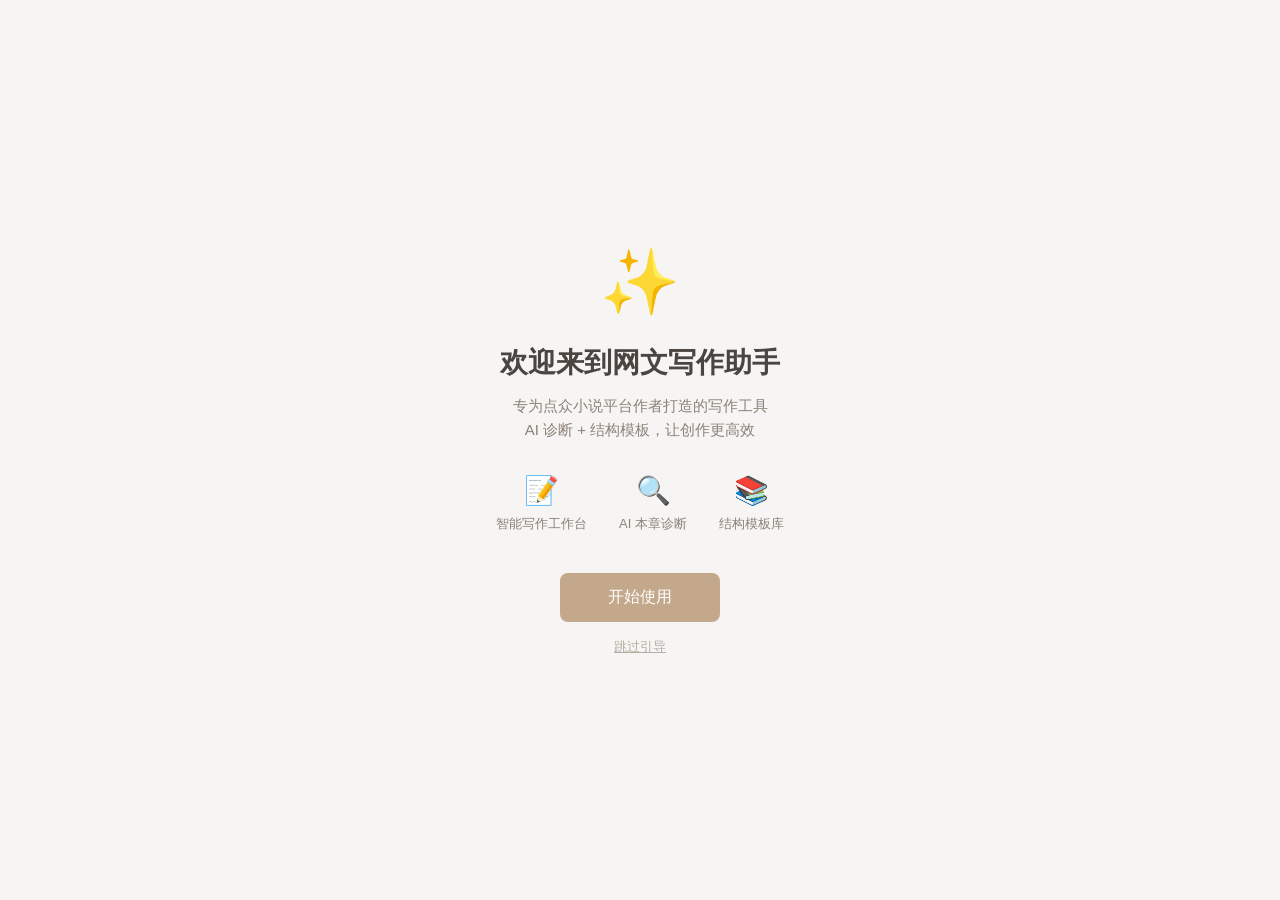
<file: v4/index.html>
<!DOCTYPE html>
<html lang="zh-CN">
<head>
    <meta charset="UTF-8">
    <meta name="viewport" content="width=device-width, initial-scale=1.0">
    <title>写作工作台 - 网文助手</title>
    <style>
        * {
            margin: 0;
            padding: 0;
            box-sizing: border-box;
        }

        :root {
            --bg-primary: #F7F5F3;
            --bg-secondary: #EDE8E3;
            --bg-tertiary: #E5DFD8;
            --bg-card: #FAF8F6;
            --text-primary: #4A4541;
            --text-secondary: #8B8279;
            --text-muted: #B5ADA3;
            --accent-primary: #C4A88C;
            --accent-secondary: #D4B5A8;
            --accent-tertiary: #A8B5A0;
            --accent-warning: #D4A574;
            --accent-success: #9CAF94;
            --accent-danger: #D4A5A5;
            --border: #D9D3CC;
            --shadow: rgba(74, 69, 65, 0.08);
            --shadow-lg: rgba(74, 69, 65, 0.15);
            --highlight: rgba(196, 168, 140, 0.15);
        }

        [data-theme="dark"] {
            --bg-primary: #2D2A28;
            --bg-secondary: #3D3835;
            --bg-tertiary: #4A4541;
            --bg-card: #35312E;
            --text-primary: #E8E4E0;
            --text-secondary: #B5ADA3;
            --text-muted: #7A7269;
            --accent-primary: #D4B896;
            --accent-secondary: #E5C4B8;
            --accent-tertiary: #B8C4B0;
            --accent-warning: #E5B88A;
            --accent-success: #A8BFA0;
            --accent-danger: #E5A8A8;
            --border: #4A4541;
            --shadow: rgba(0, 0, 0, 0.3);
            --shadow-lg: rgba(0, 0, 0, 0.5);
            --highlight: rgba(212, 184, 150, 0.15);
        }

        body {
            font-family: -apple-system, BlinkMacSystemFont, "Segoe UI", Roboto, "Helvetica Neue", Arial, sans-serif;
            background: var(--bg-primary);
            color: var(--text-primary);
            height: 100vh;
            overflow: hidden;
            transition: background 0.3s ease, color 0.3s ease;
        }

        /* Header */
        .header {
            height: 56px;
            background: var(--bg-secondary);
            border-bottom: 1px solid var(--border);
            display: flex;
            align-items: center;
            justify-content: space-between;
            padding: 0 20px;
            flex-shrink: 0;
        }

        .header-left {
            display: flex;
            align-items: center;
            gap: 16px;
        }

        .back-btn {
            background: none;
            border: none;
            color: var(--text-secondary);
            cursor: pointer;
            font-size: 14px;
            display: flex;
            align-items: center;
            gap: 6px;
            padding: 6px 10px;
            border-radius: 6px;
            transition: all 0.2s;
        }

        .back-btn:hover {
            background: var(--bg-tertiary);
            color: var(--text-primary);
        }

        .novel-info {
            display: flex;
            align-items: center;
            gap: 12px;
        }

        .novel-title {
            font-size: 15px;
            font-weight: 500;
            color: var(--text-primary);
        }

        .chapter-name {
            font-size: 13px;
            color: var(--text-secondary);
            padding-left: 12px;
            border-left: 1px solid var(--border);
        }

        .header-right {
            display: flex;
            align-items: center;
            gap: 12px;
        }

        .icon-btn {
            width: 36px;
            height: 36px;
            border: none;
            background: transparent;
            color: var(--text-secondary);
            border-radius: 8px;
            cursor: pointer;
            display: flex;
            align-items: center;
            justify-content: center;
            transition: all 0.2s;
            font-size: 16px;
            position: relative;
        }

        .icon-btn:hover {
            background: var(--bg-tertiary);
            color: var(--text-primary);
        }

        .icon-btn .tooltip {
            position: absolute;
            bottom: -30px;
            left: 50%;
            transform: translateX(-50%);
            background: var(--text-primary);
            color: var(--bg-primary);
            padding: 4px 8px;
            border-radius: 4px;
            font-size: 11px;
            white-space: nowrap;
            opacity: 0;
            pointer-events: none;
            transition: opacity 0.2s;
        }

        .icon-btn:hover .tooltip {
            opacity: 1;
        }

        .btn-secondary {
            background: var(--bg-tertiary);
            color: var(--text-secondary);
            border: none;
            padding: 8px 16px;
            border-radius: 6px;
            font-size: 13px;
            cursor: pointer;
            transition: all 0.2s;
        }

        .btn-secondary:hover {
            background: var(--border);
            color: var(--text-primary);
        }

        .btn-primary {
            background: var(--accent-primary);
            color: white;
            border: none;
            padding: 8px 16px;
            border-radius: 6px;
            font-size: 13px;
            cursor: pointer;
            transition: all 0.2s;
        }

        .btn-primary:hover {
            opacity: 0.9;
            transform: translateY(-1px);
        }

        /* Main Layout */
        .main-container {
            display: flex;
            height: calc(100vh - 56px);
            overflow: hidden;
        }

        .main-container.focus-mode {
            height: 100vh;
        }

        .main-container.focus-mode .sidebar-left,
        .main-container.focus-mode .marks-panel,
        .main-container.focus-mode .floating-ai-btn,
        .main-container.focus-mode .ai-panel,
        .main-container.focus-mode .header {
            display: none;
        }

        .main-container.focus-mode .editor-container {
            max-width: 900px;
            margin: 0 auto;
        }

        /* Left Sidebar */
        .sidebar-left {
            width: 240px;
            background: var(--bg-secondary);
            border-right: 1px solid var(--border);
            display: flex;
            flex-direction: column;
            overflow: visible;
            position: relative;
        }

        .sidebar-section {
            padding: 16px;
            border-bottom: 1px solid var(--border);
        }

        .sidebar-title {
            font-size: 12px;
            font-weight: 600;
            color: var(--text-muted);
            text-transform: uppercase;
            letter-spacing: 0.5px;
            margin-bottom: 12px;
            display: flex;
            align-items: center;
            justify-content: space-between;
        }

        .add-btn {
            width: 20px;
            height: 20px;
            border: none;
            background: var(--accent-primary);
            color: white;
            border-radius: 4px;
            cursor: pointer;
            font-size: 12px;
            display: flex;
            align-items: center;
            justify-content: center;
        }

        .volume-item {
            margin-bottom: 8px;
        }

        .volume-header {
            display: flex;
            align-items: center;
            gap: 8px;
            padding: 8px;
            border-radius: 6px;
            cursor: pointer;
            font-size: 13px;
            font-weight: 500;
            color: var(--text-primary);
        }

        .volume-header:hover {
            background: var(--bg-tertiary);
        }

        .volume-toggle {
            font-size: 10px;
            color: var(--text-muted);
            transition: transform 0.2s;
        }

        .volume-toggle.collapsed {
            transform: rotate(-90deg);
        }

        .chapter-list {
            padding-left: 20px;
        }

        .chapter-item {
            display: flex;
            align-items: center;
            gap: 8px;
            padding: 6px 10px;
            border-radius: 6px;
            cursor: pointer;
            font-size: 12px;
            color: var(--text-secondary);
            margin-bottom: 2px;
            transition: all 0.2s;
            position: relative;
        }

        .chapter-item:hover {
            background: var(--bg-tertiary);
            color: var(--text-primary);
        }

        .chapter-item.active {
            background: var(--highlight);
            color: var(--accent-primary);
            font-weight: 500;
            border-left: 3px solid var(--accent-primary);
            margin-left: -3px;
        }

        .chapter-item::before {
            content: "";
            width: 6px;
            height: 6px;
            border-radius: 50%;
            background: var(--accent-success);
        }

        .chapter-item.active::before {
            background: var(--accent-primary);
            box-shadow: 0 0 0 2px var(--highlight);
        }

        .chapter-item .dirty-dot {
            width: 6px;
            height: 6px;
            background: var(--accent-danger);
            border-radius: 50%;
            margin-left: auto;
            display: none;
        }

        .chapter-item.dirty .dirty-dot {
            display: block;
        }

        /* Volume count text */
        .volume-count {
            margin-left: auto;
            font-size: 11px;
            color: var(--text-muted);
        }

        /* Add chapter button */
        .add-chapter-btn {
            width: 20px;
            height: 20px;
            border: none;
            background: transparent;
            color: var(--text-muted);
            cursor: pointer;
            border-radius: 4px;
            font-size: 16px;
            line-height: 1;
            margin-left: 8px;
            display: flex;
            align-items: center;
            justify-content: center;
        }

        .add-chapter-btn:hover {
            background: var(--bg-tertiary);
            color: var(--accent-primary);
        }

        /* Add volume button */
        .add-volume-btn {
            padding: 8px 12px;
            border: 1px dashed var(--border);
            background: transparent;
            color: var(--text-muted);
            cursor: pointer;
            border-radius: 6px;
            font-size: 12px;
            width: 100%;
            margin-top: 8px;
            transition: all 0.2s;
        }

        .add-volume-btn:hover {
            border-color: var(--accent-primary);
            color: var(--accent-primary);
        }

        /* Center Editor */
        .editor-container {
            flex: 1;
            display: flex;
            flex-direction: column;
            background: var(--bg-primary);
            overflow: hidden;
            position: relative;
        }

        .editor-header {
            padding: 32px 96px 16px;
            display: flex;
            align-items: center;
            justify-content: space-between;
            gap: 16px;
            max-width: 900px;
            margin: 0 auto;
            width: 100%;
        }

        .editor-title {
            flex: 1;
            border: none;
            background: transparent;
            font-size: 34px;
            font-weight: 700;
            color: var(--text-primary);
            outline: none;
            line-height: 1.3;
            letter-spacing: -0.5px;
        }

        .editor-title::placeholder {
            color: var(--text-muted);
        }

        .editor-actions {
            display: flex;
            gap: 8px;
        }

        .editor-content {
            flex: 1;
            overflow-y: auto;
            padding: 0 24px;
        }

        .editor-document {
            max-width: 800px;
            margin: 0 auto;
            padding: 0 40px 100px;
            position: relative;
            min-height: calc(100vh - 200px);
            background: var(--bg-card);
            border-radius: 8px;
            box-shadow: 0 1px 3px var(--shadow);
        }

        .editor-textarea {
            width: 100%;
            min-height: calc(100vh - 300px);
            border: none;
            background: transparent;
            font-size: 16px;
            line-height: 1.8;
            color: var(--text-primary);
            outline: none;
            resize: none;
            font-family: "PingFang SC", "Microsoft YaHei", sans-serif;
            padding: 24px 0 0 0;
        }

        .editor-footer {
            padding: 12px 24px;
            background: var(--bg-secondary);
            border-top: 1px solid var(--border);
            display: flex;
            align-items: center;
            justify-content: space-between;
            width: 100%;
        }

        .stats {
            display: flex;
            align-items: center;
            gap: 20px;
            font-size: 12px;
            color: var(--text-secondary);
        }

        .stat-item {
            display: flex;
            align-items: center;
            gap: 6px;
        }

        .stat-value {
            font-weight: 600;
            color: var(--accent-primary);
        }

        .stat-value.new {
            color: var(--accent-success);
        }

        .stat-value.goal-completed {
            color: var(--accent-success);
        }

        /* Line Marks - Simple & Reliable */
        .editor-wrapper {
            position: relative;
            max-width: 800px;
            margin: 0 auto;
        }

        /* Line Numbers */
        .editor-document {
            display: flex;
            max-width: 800px;
            margin: 0 auto;
            padding: 24px 40px 100px;
            position: relative;
            min-height: calc(100vh - 200px);
            background: var(--bg-card);
            border-radius: 8px;
            box-shadow: 0 1px 3px var(--shadow);
        }

        .line-numbers {
            width: 36px;
            padding: 24px 8px 0 0;
            overflow: hidden;
            user-select: none;
            text-align: right;
            font-family: "SF Mono", Monaco, monospace;
            font-size: 16px;
            line-height: 1.8;
            flex-shrink: 0;
            color: var(--text-muted);
        }

        .line-number {
            height: 28.8px;
            display: flex;
            align-items: center;
            justify-content: flex-end;
            cursor: pointer;
            transition: all 0.15s;
            position: relative;
        }

        .line-number:hover {
            background: var(--bg-tertiary);
            color: var(--text-primary);
        }

        .line-number.has-mark::before {
            content: '';
            position: absolute;
            left: 4px;
            top: 50%;
            transform: translateY(-50%);
            width: 6px;
            height: 6px;
            border-radius: 50%;
        }

        .line-number.has-mark.todo::before { background: #D4A574; }
        .line-number.has-mark.question::before { background: #7A9CC6; }
        .line-number.has-mark.idea::before { background: #9CAF94; }
        .line-number.has-mark.issue::before { background: #D4A5A5; }

        /* Mark Popup (simplified) */
        .mark-popup {
            position: absolute;
            width: 240px;
            background: var(--bg-card);
            border: 1px solid var(--border);
            border-radius: 8px;
            box-shadow: 0 4px 16px var(--shadow-lg);
            z-index: 100;
            overflow: hidden;
        }

        .mark-popup-header {
            display: flex;
            align-items: center;
            justify-content: space-between;
            padding: 10px 12px;
            background: var(--bg-tertiary);
            border-bottom: 1px solid var(--border);
            font-size: 13px;
            font-weight: 500;
        }

        .mark-popup-close {
            background: none;
            border: none;
            color: var(--text-muted);
            cursor: pointer;
            font-size: 16px;
            padding: 0;
            width: 20px;
            height: 20px;
            display: flex;
            align-items: center;
            justify-content: center;
            border-radius: 4px;
        }

        .mark-popup-close:hover {
            background: var(--bg-secondary);
            color: var(--text-primary);
        }

        .mark-popup-types {
            display: flex;
            flex-wrap: wrap;
            gap: 8px;
            padding: 12px;
        }

        .mark-type-btn {
            flex: 1 1 40%;
            padding: 8px;
            border: 1px solid var(--border);
            background: var(--bg-primary);
            border-radius: 6px;
            cursor: pointer;
            font-size: 12px;
            color: var(--text-secondary);
            transition: all 0.2s;
            display: flex;
            align-items: center;
            gap: 8px;
        }

        .mark-type-btn:hover {
            border-color: var(--accent-primary);
        }

        .mark-type-btn.selected {
            border-width: 2px;
            font-weight: 500;
        }

        .mark-type-btn.selected.todo { border-color: #D4A574; color: #D4A574; background: rgba(212, 165, 116, 0.1); }
        .mark-type-btn.selected.question { border-color: #7A9CC6; color: #7A9CC6; background: rgba(122, 156, 198, 0.1); }
        .mark-type-btn.selected.idea { border-color: #9CAF94; color: #9CAF94; background: rgba(156, 175, 148, 0.1); }
        .mark-type-btn.selected.issue { border-color: #D4A5A5; color: #D4A5A5; background: rgba(212, 165, 165, 0.1); }

        .mark-color {
            width: 12px;
            height: 12px;
            border-radius: 3px;
        }

        .mark-popup-content {
            padding: 0 12px 12px;
        }

        .mark-popup-input {
            width: 100%;
            padding: 8px;
            border: 1px solid var(--border);
            border-radius: 6px;
            font-size: 12px;
            background: var(--bg-primary);
            color: var(--text-primary);
            resize: vertical;
            min-height: 60px;
            font-family: inherit;
        }

        .mark-popup-input:focus {
            outline: none;
            border-color: var(--accent-primary);
        }

        .mark-popup-actions {
            display: flex;
            gap: 8px;
            padding: 12px;
            border-top: 1px solid var(--border);
            justify-content: flex-end;
        }

        .mark-popup-btn {
            padding: 6px 12px;
            border: none;
            border-radius: 4px;
            font-size: 12px;
            cursor: pointer;
            transition: all 0.2s;
        }

        .mark-popup-btn.cancel {
            background: var(--bg-tertiary);
            color: var(--text-secondary);
        }

        .mark-popup-btn.save {
            background: var(--accent-primary);
            color: white;
        }

        .mark-popup-btn.delete {
            background: var(--accent-danger);
            color: white;
            margin-right: auto;
        }

        /* Right Side Marks Panel */
        .marks-panel {
            width: 220px;
            background: var(--bg-secondary);
            border-left: 1px solid var(--border);
            display: flex;
            flex-direction: column;
            overflow: hidden;
        }

        .marks-panel-header {
            display: flex;
            align-items: center;
            justify-content: space-between;
            padding: 12px 16px;
            background: var(--bg-tertiary);
            border-bottom: 1px solid var(--border);
            font-size: 13px;
            font-weight: 500;
        }

        .marks-count {
            background: var(--accent-primary);
            color: white;
            padding: 2px 8px;
            border-radius: 10px;
            font-size: 11px;
        }

        .marks-panel-list {
            flex: 1;
            overflow-y: auto;
            padding: 8px;
        }

        .marks-empty {
            font-size: 12px;
            color: var(--text-muted);
            text-align: center;
            padding: 24px 8px;
        }

        .marks-panel-item {
            display: flex;
            align-items: flex-start;
            gap: 8px;
            padding: 8px;
            border-radius: 6px;
            cursor: pointer;
            transition: all 0.15s;
            margin-bottom: 4px;
        }

        .marks-panel-item:hover {
            background: var(--bg-tertiary);
        }

        .marks-panel-dot {
            width: 8px;
            height: 8px;
            border-radius: 50%;
            margin-top: 5px;
            flex-shrink: 0;
        }

        .marks-panel-dot.todo { background: #D4A574; }
        .marks-panel-dot.question { background: #7A9CC6; }
        .marks-panel-dot.idea { background: #9CAF94; }
        .marks-panel-dot.issue { background: #D4A5A5; }

        .marks-panel-content {
            flex: 1;
            min-width: 0;
        }

        .marks-panel-line {
            font-size: 11px;
            color: var(--text-muted);
            margin-bottom: 2px;
        }

        .marks-panel-text {
            font-size: 12px;
            color: var(--text-primary);
            white-space: nowrap;
            overflow: hidden;
            text-overflow: ellipsis;
        }

        /* Sidebar Marks List */
        .marks-list {
            max-height: 300px;
            overflow-y: auto;
        }

        .mark-item {
            display: flex;
            align-items: flex-start;
            gap: 10px;
            padding: 10px;
            border-radius: 8px;
            cursor: pointer;
            transition: all 0.2s;
            margin-bottom: 6px;
            border: 1px solid transparent;
        }

        .mark-item:hover {
            background: var(--bg-tertiary);
            border-color: var(--border);
        }

        .mark-item.active {
            background: var(--highlight);
            border-color: var(--accent-primary);
        }

        .mark-icon {
            width: 24px;
            height: 24px;
            border-radius: 50%;
            display: flex;
            align-items: center;
            justify-content: center;
            font-size: 12px;
            flex-shrink: 0;
            background: var(--bg-card);
            border: 2px solid;
        }

        .mark-icon.todo { border-color: #D4A574; color: #D4A574; }
        .mark-icon.question { border-color: #7A9CC6; color: #7A9CC6; }
        .mark-icon.idea { border-color: #9CAF94; color: #9CAF94; }
        .mark-icon.issue { border-color: #D4A5A5; color: #D4A5A5; }

        .mark-content {
            flex: 1;
            min-width: 0;
        }

        .mark-line {
            font-size: 11px;
            color: var(--text-muted);
            margin-bottom: 4px;
        }

        .mark-text {
            font-size: 12px;
            color: var(--text-primary);
            line-height: 1.5;
            word-break: break-word;
        }

        .mark-preview {
            font-size: 11px;
            color: var(--text-muted);
            margin-top: 4px;
            white-space: nowrap;
            overflow: hidden;
            text-overflow: ellipsis;
        }
            padding: 12px;
            box-shadow: 0 4px 16px var(--shadow-lg);
            z-index: 200;
            min-width: 200px;
            display: none;
        }

        .line-mark-popup.active {
            display: block;
        }

        .line-mark-title {
            font-size: 12px;
            font-weight: 600;
            color: var(--text-secondary);
            margin-bottom: 8px;
            display: flex;
            align-items: center;
            gap: 6px;
        }

        .line-mark-types {
            display: flex;
            gap: 8px;
            margin-bottom: 10px;
        }

        .mark-type-btn {
            width: 28px;
            height: 28px;
            border: 2px solid var(--border);
            border-radius: 50%;
            background: transparent;
            cursor: pointer;
            font-size: 12px;
            display: flex;
            align-items: center;
            justify-content: center;
            transition: all 0.2s;
        }

        .mark-type-btn:hover,
        .mark-type-btn.selected {
            transform: scale(1.1);
            border-color: transparent;
        }

        .mark-type-btn.todo { border-color: #D4A574; }
        .mark-type-btn.todo:hover,
        .mark-type-btn.todo.selected { background: #D4A574; color: white; }

        .mark-type-btn.question { border-color: #7A9CC6; }
        .mark-type-btn.question:hover,
        .mark-type-btn.question.selected { background: #7A9CC6; color: white; }

        .mark-type-btn.idea { border-color: #9CAF94; }
        .mark-type-btn.idea:hover,
        .mark-type-btn.idea.selected { background: #9CAF94; color: white; }

        .mark-type-btn.issue { border-color: #D4A5A5; }
        .mark-type-btn.issue:hover,
        .mark-type-btn.issue.selected { background: #D4A5A5; color: white; }

        .line-mark-comment {
            width: 100%;
            padding: 8px;
            border: 1px solid var(--border);
            border-radius: 6px;
            font-size: 13px;
            background: var(--bg-primary);
            color: var(--text-primary);
            resize: none;
            min-height: 60px;
            font-family: inherit;
        }

        .line-mark-actions {
            display: flex;
            gap: 8px;
            margin-top: 10px;
            justify-content: flex-end;
        }

        .mark-thread-btn {
            padding: 6px 12px;
            border: none;
            border-radius: 4px;
            font-size: 12px;
            cursor: pointer;
            transition: all 0.2s;
        }

        .mark-thread-btn.save {
            background: var(--accent-primary);
            color: white;
        }

        .mark-thread-btn.delete {
            background: var(--bg-tertiary);
            color: var(--text-secondary);
        }

        /* Sidebar Marks Section */
        .marks-list {
            max-height: 200px;
            overflow-y: auto;
        }

        .mark-item {
            display: flex;
            align-items: flex-start;
            gap: 8px;
            padding: 8px;
            border-radius: 6px;
            cursor: pointer;
            transition: all 0.2s;
            margin-bottom: 4px;
        }

        .mark-item:hover {
            background: var(--bg-tertiary);
        }

        .mark-dot {
            width: 8px;
            height: 8px;
            border-radius: 50%;
            margin-top: 4px;
            flex-shrink: 0;
        }

        .mark-dot.todo { background: #D4A574; }
        .mark-dot.question { background: #7A9CC6; }
        .mark-dot.idea { background: #9CAF94; }
        .mark-dot.issue { background: #D4A5A5; }

        .mark-content {
            flex: 1;
            min-width: 0;
        }

        .mark-line {
            font-size: 11px;
            color: var(--text-muted);
            margin-bottom: 2px;
        }

        .mark-text {
            font-size: 12px;
            color: var(--text-secondary);
            white-space: nowrap;
            overflow: hidden;
            text-overflow: ellipsis;
        }

        /* Daily Goal Progress */
        .daily-goal-section {
            display: flex;
            flex-direction: column;
            gap: 4px;
            cursor: pointer;
            padding: 4px 8px;
            border-radius: 6px;
            transition: background 0.2s;
        }

        .daily-goal-section:hover {
            background: var(--bg-tertiary);
        }

        .daily-goal-text {
            display: flex;
            align-items: center;
            gap: 6px;
            font-size: 12px;
            color: var(--text-secondary);
        }

        .daily-goal-bar {
            width: 120px;
            height: 4px;
            background: var(--border);
            border-radius: 2px;
            overflow: hidden;
            margin-top: 2px;
        }

        .daily-goal-fill {
            height: 100%;
            background: var(--accent-primary);
            border-radius: 2px;
            transition: width 0.3s ease, background 0.3s ease;
        }

        .daily-goal-fill.completed {
            background: var(--accent-success);
        }

        .daily-goal-edit-hint {
            font-size: 10px;
            color: var(--text-muted);
            opacity: 0;
            transition: opacity 0.2s;
        }

        .daily-goal-section:hover .daily-goal-edit-hint {
            opacity: 1;
        }

        /* Floating AI Button */
        .floating-ai-btn {
            position: fixed;
            right: 24px;
            bottom: 80px;
            width: 56px;
            height: 56px;
            border-radius: 50%;
            background: linear-gradient(135deg, var(--accent-primary) 0%, var(--accent-secondary) 100%);
            border: none;
            color: white;
            font-size: 24px;
            cursor: pointer;
            box-shadow: 0 4px 16px var(--shadow-lg);
            transition: all 0.3s;
            z-index: 100;
            display: flex;
            align-items: center;
            justify-content: center;
        }

        .floating-ai-btn:hover {
            transform: scale(1.1);
            box-shadow: 0 6px 24px var(--shadow-lg);
        }

        .floating-ai-btn.has-suggestion {
            animation: pulse 2s infinite;
        }

        @keyframes pulse {
            0%, 100% { box-shadow: 0 4px 16px var(--shadow-lg); }
            50% { box-shadow: 0 4px 24px var(--accent-primary); }
        }

        .floating-ai-btn .badge {
            position: absolute;
            top: -2px;
            right: -2px;
            width: 18px;
            height: 18px;
            background: var(--accent-danger);
            border-radius: 50%;
            font-size: 10px;
            display: flex;
            align-items: center;
            justify-content: center;
        }

        /* AI Panel */
        .ai-panel {
            position: fixed;
            right: 24px;
            bottom: 150px;
            width: 380px;
            max-height: 70vh;
            background: var(--bg-card);
            border-radius: 16px;
            box-shadow: 0 8px 32px var(--shadow-lg);
            border: 1px solid var(--border);
            z-index: 101;
            display: none;
            flex-direction: column;
            overflow: hidden;
        }

        .ai-panel.active {
            display: flex;
        }

        .ai-panel-header {
            padding: 16px 20px;
            background: var(--bg-tertiary);
            border-bottom: 1px solid var(--border);
            display: flex;
            align-items: center;
            justify-content: space-between;
        }

        .ai-panel-title {
            font-size: 14px;
            font-weight: 600;
            color: var(--text-primary);
            display: flex;
            align-items: center;
            gap: 8px;
        }

        .ai-panel-close {
            background: none;
            border: none;
            color: var(--text-secondary);
            font-size: 18px;
            cursor: pointer;
            padding: 4px;
        }

        .ai-panel-tabs {
            display: flex;
            gap: 4px;
            padding: 12px 16px;
            border-bottom: 1px solid var(--border);
            background: var(--bg-secondary);
        }

        .ai-tab {
            flex: 1;
            padding: 8px 12px;
            border: none;
            background: transparent;
            color: var(--text-secondary);
            font-size: 12px;
            cursor: pointer;
            border-radius: 6px;
            transition: all 0.2s;
        }

        .ai-tab:hover {
            background: var(--bg-tertiary);
            color: var(--text-primary);
        }

        .ai-tab.active {
            background: var(--accent-primary);
            color: white;
        }

        .ai-panel-content {
            flex: 1;
            overflow-y: auto;
            padding: 16px;
        }

        .ai-panel-section {
            display: none;
        }

        .ai-panel-section.active {
            display: block;
        }

        /* Diagnosis Cards */
        .diagnosis-card {
            background: var(--bg-primary);
            border-radius: 12px;
            padding: 16px;
            margin-bottom: 12px;
            border: 1px solid var(--border);
        }

        .diagnosis-header {
            display: flex;
            align-items: center;
            gap: 8px;
            margin-bottom: 12px;
        }

        .diagnosis-icon {
            width: 32px;
            height: 32px;
            border-radius: 8px;
            display: flex;
            align-items: center;
            justify-content: center;
            font-size: 16px;
        }

        .diagnosis-icon.structure {
            background: var(--highlight);
            color: var(--accent-primary);
        }

        .diagnosis-icon.emotion {
            background: rgba(212, 181, 168, 0.2);
            color: var(--accent-secondary);
        }

        .diagnosis-icon.pacing {
            background: rgba(168, 181, 160, 0.2);
            color: var(--accent-tertiary);
        }

        .diagnosis-title {
            font-size: 13px;
            font-weight: 600;
            color: var(--text-primary);
        }

        .diagnosis-status {
            font-size: 11px;
            padding: 2px 8px;
            border-radius: 10px;
            margin-left: auto;
        }

        .diagnosis-status.good {
            background: rgba(156, 175, 148, 0.2);
            color: var(--accent-success);
        }

        .diagnosis-status.warning {
            background: rgba(212, 165, 116, 0.2);
            color: var(--accent-warning);
        }

        .diagnosis-content {
            font-size: 12px;
            color: var(--text-secondary);
            line-height: 1.6;
        }

        /* Structure Progress */
        .structure-progress {
            display: flex;
            gap: 4px;
            margin-top: 12px;
        }

        .structure-step {
            flex: 1;
            height: 6px;
            background: var(--border);
            border-radius: 3px;
            position: relative;
        }

        .structure-step.completed {
            background: var(--accent-success);
        }

        .structure-step.current {
            background: var(--accent-primary);
            animation: pulse-step 2s infinite;
        }

        @keyframes pulse-step {
            0%, 100% { opacity: 1; }
            50% { opacity: 0.6; }
        }

        .structure-step::after {
            content: attr(data-label);
            position: absolute;
            top: 10px;
            left: 50%;
            transform: translateX(-50%);
            font-size: 10px;
            color: var(--text-muted);
            white-space: nowrap;
        }

        /* Emotion Chart */
        .emotion-chart {
            height: 80px;
            margin-top: 12px;
            position: relative;
            background: var(--bg-secondary);
            border-radius: 8px;
            padding: 8px;
        }

        .emotion-line {
            position: absolute;
            bottom: 8px;
            left: 8px;
            right: 8px;
            height: 60px;
        }

        .emotion-curve {
            width: 100%;
            height: 100%;
        }

        .emotion-labels {
            display: flex;
            justify-content: space-between;
            margin-top: 4px;
            font-size: 10px;
            color: var(--text-muted);
        }

        /* Template Cards */
        .template-card {
            background: var(--bg-primary);
            border: 1px solid var(--border);
            border-radius: 10px;
            padding: 14px;
            margin-bottom: 10px;
            cursor: pointer;
            transition: all 0.2s;
        }

        .template-card:hover {
            border-color: var(--accent-primary);
            transform: translateX(2px);
        }

        .template-title {
            font-size: 13px;
            font-weight: 600;
            color: var(--text-primary);
            margin-bottom: 6px;
            display: flex;
            align-items: center;
            gap: 6px;
        }

        .template-desc {
            font-size: 11px;
            color: var(--text-secondary);
            line-height: 1.5;
        }

        .template-structure {
            display: flex;
            gap: 4px;
            margin-top: 10px;
            flex-wrap: wrap;
        }

        .template-step {
            font-size: 10px;
            padding: 3px 8px;
            background: var(--bg-tertiary);
            color: var(--text-secondary);
            border-radius: 4px;
        }

        /* Word Distribution */
        .word-dist {
            margin-top: 12px;
        }

        .dist-bar {
            display: flex;
            height: 24px;
            border-radius: 6px;
            overflow: hidden;
            margin-bottom: 8px;
        }

        .dist-segment {
            display: flex;
            align-items: center;
            justify-content: center;
            font-size: 10px;
            color: white;
            font-weight: 500;
        }

        .dist-segment.begin { background: var(--accent-primary); }
        .dist-segment.middle { background: var(--accent-secondary); }
        .dist-segment.end { background: var(--accent-tertiary); }

        .dist-labels {
            display: flex;
            justify-content: space-between;
            font-size: 11px;
            color: var(--text-muted);
        }

        /* Writer Block Help */
        .block-help {
            background: linear-gradient(135deg, var(--accent-primary) 0%, var(--accent-secondary) 100%);
            color: white;
            padding: 16px;
            border-radius: 12px;
            margin-bottom: 12px;
        }

        .block-help-title {
            font-size: 13px;
            font-weight: 600;
            margin-bottom: 8px;
            display: flex;
            align-items: center;
            gap: 6px;
        }

        .block-help-text {
            font-size: 12px;
            opacity: 0.9;
            margin-bottom: 12px;
            line-height: 1.5;
        }

        .block-help-actions {
            display: flex;
            gap: 8px;
            flex-wrap: wrap;
        }

        .block-help-btn {
            padding: 6px 12px;
            border: none;
            background: rgba(255,255,255,0.2);
            color: white;
            border-radius: 6px;
            font-size: 11px;
            cursor: pointer;
            transition: all 0.2s;
        }

        .block-help-btn:hover {
            background: rgba(255,255,255,0.3);
        }

        /* Quick Actions in Panel */
        .quick-actions-compact {
            display: grid;
            grid-template-columns: repeat(4, 1fr);
            gap: 8px;
            margin-top: 12px;
        }

        .quick-action-btn {
            padding: 10px;
            border: 1px solid var(--border);
            background: var(--bg-primary);
            border-radius: 8px;
            font-size: 11px;
            color: var(--text-secondary);
            cursor: pointer;
            transition: all 0.2s;
            display: flex;
            flex-direction: column;
            align-items: center;
            gap: 4px;
        }

        .quick-action-btn:hover {
            border-color: var(--accent-primary);
            color: var(--accent-primary);
        }

        .quick-action-btn .icon {
            font-size: 16px;
        }

        /* Scrollbar */
        ::-webkit-scrollbar {
            width: 6px;
            height: 6px;
        }

        ::-webkit-scrollbar-track {
            background: transparent;
        }

        ::-webkit-scrollbar-thumb {
            background: var(--border);
            border-radius: 3px;
        }

        ::-webkit-scrollbar-thumb:hover {
            background: var(--text-muted);
        }

        /* Modals */
        .modal-overlay {
            position: fixed;
            top: 0;
            left: 0;
            right: 0;
            bottom: 0;
            background: rgba(0, 0, 0, 0.5);
            display: none;
            align-items: center;
            justify-content: center;
            z-index: 1000;
        }

        .modal-overlay.active {
            display: flex;
        }

        .modal {
            background: var(--bg-card);
            border-radius: 12px;
            padding: 24px;
            min-width: 400px;
            max-width: 90vw;
            box-shadow: 0 20px 60px var(--shadow-lg);
        }

        .modal-title {
            font-size: 16px;
            font-weight: 600;
            margin-bottom: 16px;
            color: var(--text-primary);
        }

        .modal-content {
            background: var(--bg-card);
            border-radius: 12px;
            padding: 20px;
            max-width: 400px;
            width: 90%;
            max-height: 80vh;
            overflow-y: auto;
            box-shadow: 0 4px 20px var(--shadow-lg);
        }

        .modal-header {
            display: flex;
            align-items: center;
            justify-content: space-between;
            margin-bottom: 16px;
        }

        .modal-title {
            font-size: 16px;
            font-weight: 600;
            color: var(--text-primary);
        }

        .modal-close {
            background: none;
            border: none;
            color: var(--text-muted);
            font-size: 20px;
            cursor: pointer;
            padding: 0;
            width: 28px;
            height: 28px;
            display: flex;
            align-items: center;
            justify-content: center;
            border-radius: 4px;
        }

        .modal-close:hover {
            background: var(--bg-tertiary);
            color: var(--text-primary);
        }

        .modal-body {
            margin-bottom: 20px;
        }

        .modal-footer {
            display: flex;
            justify-content: flex-end;
            gap: 12px;
        }

        .modal-btn {
            padding: 8px 16px;
            border: none;
            border-radius: 6px;
            font-size: 13px;
            cursor: pointer;
            transition: all 0.2s;
        }

        .modal-btn.primary {
            background: var(--accent-primary);
            color: white;
        }

        .modal-btn.secondary {
            background: var(--bg-tertiary);
            color: var(--text-secondary);
        }

        .modal-btn:hover {
            opacity: 0.9;
        }

        .modal-actions {
            display: flex;
            gap: 12px;
            justify-content: flex-end;
        }

        .modal-btn {
            padding: 8px 16px;
            border: none;
            border-radius: 6px;
            font-size: 13px;
            cursor: pointer;
            transition: all 0.2s;
        }

        .modal-btn.primary {
            background: var(--accent-primary);
            color: white;
        }

        .modal-btn.secondary {
            background: var(--bg-tertiary);
            color: var(--text-secondary);
        }

        .modal-btn:hover {
            opacity: 0.9;
        }

        /* Toast */
        .toast {
            position: fixed;
            bottom: 80px;
            left: 50%;
            transform: translateX(-50%);
            background: var(--text-primary);
            color: var(--bg-primary);
            padding: 10px 20px;
            border-radius: 8px;
            font-size: 13px;
            box-shadow: 0 4px 12px var(--shadow-lg);
            opacity: 0;
            pointer-events: none;
            transition: all 0.3s;
            z-index: 2000;
        }

        .toast.active {
            opacity: 1;
            transform: translateX(-50%) translateY(-10px);
        }

        /* Form styles for modals */
        .form-group {
            margin-bottom: 16px;
        }

        .form-label {
            display: block;
            font-size: 13px;
            font-weight: 500;
            color: var(--text-secondary);
            margin-bottom: 6px;
        }

        .form-input {
            width: 100%;
            padding: 10px 12px;
            border: 1px solid var(--border);
            border-radius: 6px;
            font-size: 14px;
            background: var(--bg-primary);
            color: var(--text-primary);
            font-family: inherit;
        }

        .form-input:focus {
            outline: none;
            border-color: var(--accent-primary);
        }

        .chapter-number-input {
            display: flex;
            align-items: center;
            gap: 8px;
        }

        .chapter-number-input .form-input {
            width: 80px;
            text-align: center;
        }

        /* Template Detail Modal */
        .template-detail-content {
            max-height: 60vh;
            overflow-y: auto;
        }

        .template-structure-detail {
            background: var(--bg-primary);
            border-radius: 8px;
            padding: 12px;
            margin: 12px 0;
        }

        .template-step-detail {
            display: flex;
            gap: 12px;
            padding: 10px 0;
            border-bottom: 1px solid var(--border);
        }

        .template-step-detail:last-child {
            border-bottom: none;
        }

        .template-step-num {
            width: 24px;
            height: 24px;
            background: var(--accent-primary);
            color: white;
            border-radius: 50%;
            display: flex;
            align-items: center;
            justify-content: center;
            font-size: 11px;
            font-weight: 600;
            flex-shrink: 0;
        }

        .template-step-content {
            flex: 1;
        }

        .template-step-title {
            font-size: 13px;
            font-weight: 500;
            color: var(--text-primary);
            margin-bottom: 4px;
        }

        .template-step-desc {
            font-size: 11px;
            color: var(--text-secondary);
            line-height: 1.4;
        }

        /* Responsive */
        @media (max-width: 992px) {
            .sidebar-left {
                width: 200px;
            }
        }

        @media (max-width: 768px) {
            .sidebar-left {
                display: none;
            }
            .editor-content {
                padding: 16px 20px;
            }
            .editor-header {
                padding: 16px 20px 0;
            }
            .ai-panel {
                width: calc(100vw - 48px);
                right: 24px;
                left: 24px;
            }
        }
    </style>
</head>
<body data-theme="light">
    <!-- Header -->
    <header class="header">
        <div class="header-left">
            <button class="back-btn" onclick="goBack()">
                <span>◀</span>
                <span>返回作品</span>
            </button>
            <div class="novel-info">
                <span class="novel-title">《至尊龙婿》</span>
                <span class="chapter-name" id="headerChapterName">第15章 打脸丈母娘</span>
            </div>
        </div>
        <div class="header-right">
            <button class="icon-btn" title="保存" onclick="saveContent()">
                💾
                <span class="tooltip">保存 Ctrl+S</span>
            </button>
            <button class="icon-btn" title="专注模式" onclick="toggleFocusMode()">
                🎯
                <span class="tooltip">专注模式</span>
            </button>
            <button class="icon-btn" title="切换主题" onclick="toggleTheme()">
                🌙
                <span class="tooltip" id="themeTooltip">切换深色</span>
            </button>
            <button class="btn-secondary" onclick="saveDraft()">保存草稿</button>
            <button class="btn-primary" onclick="publishChapter()">发布章节</button>
        </div>
    </header>

    <!-- Workshop Container -->
    <div class="workshop-container" id="workshopContainer">
        <!-- 顶部导航 -->
        <div class="workshop-header">
            <div class="workshop-header-left">
                <span class="workshop-logo">✍️</span>
                <span class="workshop-title">写作工作台</span>
            </div>
            <div class="workshop-header-right">
                <button class="btn-primary" onclick="showCreateBookModal()">
                    <span>+</span> 新建作品
                </button>
            </div>
        </div>
        
        <!-- 主体内容 - 垂直居中布局 -->
        <div class="workshop-body">
            <div class="workshop-content">
                
                <!-- 1. 数据展示模块 -->
                <section class="workshop-section stats-section">
                    <div class="section-header">
                        <span class="section-icon">📊</span>
                        <span class="section-title">创作数据</span>
                    </div>
                    <div class="stats-grid">
                        <div class="stat-card">
                            <div class="stat-value" id="overviewTotalWords">0</div>
                            <div class="stat-label">累计写作</div>
                        </div>
                        <div class="stat-card">
                            <div class="stat-value" id="overviewWeekWords">0</div>
                            <div class="stat-label">本周写作</div>
                        </div>
                        <div class="stat-card">
                            <div class="stat-value" id="overviewTodayWords">0</div>
                            <div class="stat-label">今日写作</div>
                        </div>
                        <div class="stat-card">
                            <div class="stat-value" id="overviewStreakDays">0天</div>
                            <div class="stat-label">连续创作</div>
                        </div>
                    </div>
                </section>
                
                <!-- 2. 作品模块 -->
                <section class="workshop-section books-section">
                    <div class="section-header">
                        <span class="section-icon">📚</span>
                        <span class="section-title">我的作品</span>
                        <div class="workshop-filter">
                            <button class="workshop-filter-btn active" data-filter="all" onclick="filterBooks('all')">全部</button>
                            <button class="workshop-filter-btn" data-filter="ongoing" onclick="filterBooks('ongoing')">连载中</button>
                            <button class="workshop-filter-btn" data-filter="completed" onclick="filterBooks('completed')">已完结</button>
                            <button class="workshop-filter-btn" data-filter="draft" onclick="filterBooks('draft')">草稿</button>
                        </div>
                    </div>
                    <div class="book-list" id="bookListContainer">
                        <!-- 作品列表将在这里动态渲染 -->
                    </div>
                </section>
                
                <!-- 3. AI 服务模块 -->
                <section class="workshop-section ai-section">
                    <div class="section-header">
                        <span class="section-icon">🤖</span>
                        <span class="section-title">AI 服务</span>
                    </div>
                    <div class="ai-services">
                        <div class="ai-service-card" onclick="showToast('AI 开书助手功能开发中...')">
                            <div class="ai-service-icon">✨</div>
                            <div class="ai-service-name">开书助手</div>
                            <div class="ai-service-desc">智能生成书名、简介、大纲</div>
                        </div>
                        <div class="ai-service-card" onclick="showToast('AI 续写功能开发中...')">
                            <div class="ai-service-icon">📝</div>
                            <div class="ai-service-name">智能续写</div>
                            <div class="ai-service-desc">卡文时帮你续写剧情</div>
                        </div>
                        <div class="ai-service-card" onclick="showToast('AI 润色功能开发中...')">
                            <div class="ai-service-icon">💎</div>
                            <div class="ai-service-name">文笔润色</div>
                            <div class="ai-service-desc">优化表达，提升文采</div>
                        </div>
                        <div class="ai-service-card" onclick="showToast('AI 诊断功能开发中...')">
                            <div class="ai-service-icon">🔍</div>
                            <div class="ai-service-name">章节诊断</div>
                            <div class="ai-service-desc">分析节奏、情绪、结构</div>
                        </div>
                    </div>
                </section>
                
                <!-- 4. 活动和公告模块 -->
                <section class="workshop-section notice-section">
                    <div class="section-header">
                        <span class="section-icon">📢</span>
                        <span class="section-title">活动与公告</span>
                    </div>
                    <div class="notice-list">
                        <div class="notice-item">
                            <div class="notice-badge hot">HOT</div>
                            <div class="notice-content">
                                <div class="notice-title">新春创作大赛开启</div>
                                <div class="notice-desc">参与即有机会赢取万元奖金，快来投稿吧！</div>
                                <div class="notice-time">2026-01-15</div>
                            </div>
                        </div>
                        <div class="notice-item">
                            <div class="notice-badge new">NEW</div>
                            <div class="notice-content">
                                <div class="notice-title">AI 续写功能内测招募</div>
                                <div class="notice-desc">成为首批体验用户，解锁智能创作新方式</div>
                                <div class="notice-time">2026-03-01</div>
                            </div>
                        </div>
                        <div class="notice-item">
                            <div class="notice-badge">公告</div>
                            <div class="notice-content">
                                <div class="notice-title">系统维护通知</div>
                                <div class="notice-desc">3月10日凌晨2-4点进行系统升级，请提前保存</div>
                                <div class="notice-time">2026-03-05</div>
                            </div>
                        </div>
                    </div>
                </section>
                
            </div>
        </div>
    </div>

    <!-- Main Container (Editor) -->
    <div class="main-container" id="mainContainer" style="display: none;">
        <!-- Left Sidebar -->
        <aside class="sidebar-left">
            <!-- 章节导航 - 动态渲染 -->
            <div class="sidebar-section" id="chapterTreeContainer">
                <div class="sidebar-title">
                    <span>📚 章节导航</span>
                    <button class="add-btn" onclick="showAddVolumeModal()">+</button>
                </div>
                <!-- 卷和章节将在这里动态渲染 -->
                <button class="add-volume-btn" onclick="showAddVolumeModal()">+ 新增卷</button>
            </div>

            <!-- 人物卡区域 -->
            <div class="sidebar-section character-section">
                <div class="sidebar-title character-title">
                    <span>🏷️ 人物卡</span>
                    <span class="character-badge" id="newCharacterBadge" style="display: none;">0</span>
                    <button class="add-character-btn" onclick="showAddCharacterModal()" title="添加人物">+</button>
                </div>
                <div class="character-list" id="characterList">
                    <!-- 人物列表将在这里动态渲染 -->
                </div>
                
                <!-- 新人物提示 -->
                <div class="new-characters-hint" id="newCharactersHint" style="display: none;">
                    <div class="hint-title">🤖 检测到新人物</div>
                    <div class="hint-list" id="newCharactersList">
                        <!-- 新人物提示将在这里渲染 -->
                    </div>
                </div>
            </div>
            
            <!-- 人物详情滑出面板 -->
            <div class="character-detail-panel" id="characterDetailPanel">
                <div class="panel-header">
                    <button class="panel-edit-btn" onclick="editCurrentCharacter()" title="编辑人物">✏️</button>
                    <button class="panel-close" onclick="closeCharacterPanel()">×</button>
                </div>
                <div class="panel-content">
                    <div class="char-basic-info">
                        <h3 class="char-name" id="charPanelName">人物名</h3>
                        <span class="char-role" id="charPanelRole">角色</span>
                        <button class="insert-name-btn" onclick="insertCharacterName(document.getElementById('charPanelName').textContent)">
                            插入到正文
                        </button>
                    </div>
                    
                    <div class="char-details">
                        <div class="char-field">
                            <span class="field-label">性别</span>
                            <span class="field-value" id="charGender"></span>
                        </div>
                        <div class="char-field">
                            <span class="field-label">年龄</span>
                            <span class="field-value" id="charAge"></span>
                        </div>
                        <div class="char-field">
                            <span class="field-label">外貌</span>
                            <span class="field-value" id="charAppearance"></span>
                        </div>
                        <div class="char-field">
                            <span class="field-label">性格</span>
                            <span class="field-value" id="charPersonality"></span>
                        </div>
                        <div class="char-field">
                            <span class="field-label">背景</span>
                            <span class="field-value" id="charBackground"></span>
                        </div>
                        <div class="char-field">
                            <span class="field-label">经典台词</span>
                            <span class="field-value" id="charQuotes"></span>
                        </div>
                        <div class="char-field">
                            <span class="field-label">备注</span>
                            <span class="field-value" id="charNotes"></span>
                        </div>
                    </div>
                    
                    <div class="char-relationships">
                        <div class="relationship-title">关系图谱</div>
                        <div class="relationship-graph" id="charRelationshipGraph">
                            <!-- 关系图谱将在这里渲染 -->
                        </div>
                    </div>
                </div>
            </div>
        </aside>

        <!-- Center Editor -->
        <main class="editor-container">
            <div class="editor-header">
                <input type="text" class="editor-title" id="chapterTitle" value="第15章 打脸丈母娘" placeholder="输入章节标题...">
                <div class="editor-actions">
                    <button class="icon-btn" onclick="toggleFocusMode()" title="进入专注模式">🎯</button>
                </div>
            </div>
            <div class="editor-content" id="editorContent">
                <div class="editor-wrapper">
                    <div class="editor-document">
                        <!-- Line Numbers -->
                        <div class="line-numbers" id="lineNumbers"></div>
                        <textarea class="editor-textarea" id="editor" placeholder="开始你的创作...

写作小贴士：
• 本章建议字数：3000-4000字
• 打脸章节推荐结构：受辱→隐忍→反击→震惊→余波
• 保持情绪递进，让读者爽到飞起"></textarea>
                    </div>

                    <!-- Mark Popup (simplified) -->
                    <div class="mark-popup" id="markPopup" style="display: none;">
                    <div class="mark-popup-header">
                        <span>标记第 <span id="popupLineNumber">0</span> 行</span>
                        <button class="mark-popup-close" onclick="hideMarkPopup()">×</button>
                    </div>
                    <div class="mark-popup-types">
                        <button class="mark-type-btn todo" data-type="todo" onclick="selectMarkType('todo')">
                            <span class="mark-color" style="background: #D4A574;"></span>
                            <span>待修改</span>
                        </button>
                        <button class="mark-type-btn question" data-type="question" onclick="selectMarkType('question')">
                            <span class="mark-color" style="background: #7A9CC6;"></span>
                            <span>疑问</span>
                        </button>
                        <button class="mark-type-btn idea" data-type="idea" onclick="selectMarkType('idea')">
                            <span class="mark-color" style="background: #9CAF94;"></span>
                            <span>灵感</span>
                        </button>
                        <button class="mark-type-btn issue" data-type="issue" onclick="selectMarkType('issue')">
                            <span class="mark-color" style="background: #D4A5A5;"></span>
                            <span>问题</span>
                        </button>
                    </div>
                    <div class="mark-popup-content">
                        <textarea class="mark-popup-input" id="popupComment" placeholder="添加备注..."></textarea>
                    </div>
                    <div class="mark-popup-actions">
                        <button class="mark-popup-btn delete" id="popupDeleteBtn" onclick="deleteMark()" style="display: none;">删除</button>
                        <button class="mark-popup-btn cancel" onclick="hideMarkPopup()">取消</button>
                        <button class="mark-popup-btn save" onclick="saveMark()">保存</button>
                    </div>
                </div>
            </div>
        </div>
            <div class="editor-footer">
                <div class="stats">
                    <div class="stat-item">
                        <span>📝</span>
                        <span>本章: <span class="stat-value" id="wordCountTotal">0</span></span>
                    </div>
                    <div class="stat-item">
                        <span>✍️</span>
                        <span>新增: +<span class="stat-value new" id="wordCountNew">0</span></span>
                    </div>
                    <div class="daily-goal-section" id="dailyGoalSection" onclick="openGoalEditor()">
                        <div class="daily-goal-text">
                            <span>🎯</span>
                            <span>今日: <span class="stat-value" id="todayWordCount">0</span> / <span id="dailyGoalTarget">4,000</span></span>
                            <span class="daily-goal-edit-hint">点击修改</span>
                        </div>
                        <div class="daily-goal-bar">
                            <div class="daily-goal-fill" id="dailyGoalFill" style="width: 0%"></div>
                        </div>
                    </div>
                </div>
            </div>
        </main>

        <!-- Right Side Marks Panel -->
        <aside class="marks-panel" id="marksPanel">
            <div class="marks-panel-header">
                <span>📝 行标记</span>
                <span class="marks-count" id="marksPanelCount">0</span>
            </div>
            <div class="marks-panel-list" id="marksPanelList">
                <div class="marks-empty">点击行号添加标记</div>
            </div>
        </aside>
    </div>

    <!-- Floating AI Button -->
    <button class="floating-ai-btn" id="aiBtn" onclick="toggleAIPanel()">
        💡
        <span class="badge" id="aiBadge" style="display: none;">1</span>
    </button>

    <!-- AI Panel -->
    <div class="ai-panel" id="aiPanel">
        <div class="ai-panel-header">
            <div class="ai-panel-title">
                <span>🔍</span>
                <span>本章诊断</span>
            </div>
            <button class="ai-panel-close" onclick="toggleAIPanel()">×</button>
        </div>

        <div class="ai-panel-tabs">
            <button class="ai-tab active" onclick="switchAITab('diagnosis', this)">诊断分析</button>
            <button class="ai-tab" onclick="switchAITab('templates', this)">结构模板</button>
            <button class="ai-tab" onclick="switchAITab('tools', this)">快捷工具</button>
        </div>

        <div class="ai-panel-content">
            <!-- Diagnosis Tab -->
            <div class="ai-panel-section active" id="ai-diagnosis">
                <!-- Structure Diagnosis -->
                <div class="diagnosis-card">
                    <div class="diagnosis-header">
                        <div class="diagnosis-icon structure">📐</div>
                        <div class="diagnosis-title">结构完整性</div>
                        <div class="diagnosis-status warning">进行中</div>
                    </div>
                    <div class="diagnosis-content">
                        检测到本章正在构建"打脸"结构。建议按照以下节奏推进：
                    </div>
                    <div class="structure-progress">
                        <div class="structure-step completed" data-label="受辱"></div>
                        <div class="structure-step current" data-label="隐忍"></div>
                        <div class="structure-step" data-label="反击"></div>
                        <div class="structure-step" data-label="震惊"></div>
                        <div class="structure-step" data-label="余波"></div>
                    </div>
                </div>

                <!-- Emotion Diagnosis -->
                <div class="diagnosis-card">
                    <div class="diagnosis-header">
                        <div class="diagnosis-icon emotion">📈</div>
                        <div class="diagnosis-title">情绪曲线</div>
                        <div class="diagnosis-status warning">待提升</div>
                    </div>
                    <div class="diagnosis-content">
                        当前情绪以压抑为主，建议在后续段落加入更强的情绪反差，形成爽点爆发。
                    </div>
                    <div class="emotion-chart">
                        <svg class="emotion-curve" viewBox="0 0 300 60">
                            <path d="M0,50 Q50,50 75,45 T150,40 T225,35 T300,30"
                                  stroke="var(--accent-primary)"
                                  stroke-width="2"
                                  fill="none"/>
                            <circle cx="75" cy="45" r="3" fill="var(--accent-primary)"/>
                            <circle cx="150" cy="40" r="3" fill="var(--accent-primary)"/>
                            <text x="150" y="15" text-anchor="middle" font-size="10" fill="var(--text-muted)">建议在此处设置爽点爆发</text>
                        </svg>
                    </div>
                    <div class="emotion-labels">
                        <span>压抑</span>
                        <span>当前位置</span>
                        <span>建议爆发点</span>
                    </div>
                </div>

                <!-- Pacing Diagnosis -->
                <div class="diagnosis-card">
                    <div class="diagnosis-header">
                        <div class="diagnosis-icon pacing">⚡</div>
                        <div class="diagnosis-title">字数分布</div>
                        <div class="diagnosis-status good">良好</div>
                    </div>
                    <div class="diagnosis-content">
                        当前字数分布合理，开头铺垫充分。建议控制反击段落不超过800字，保持节奏紧凑。
                    </div>
                    <div class="word-dist">
                        <div class="dist-bar">
                            <div class="dist-segment begin" style="width: 35%">35%</div>
                            <div class="dist-segment middle" style="width: 45%">45%</div>
                            <div class="dist-segment end" style="width: 20%">20%</div>
                        </div>
                        <div class="dist-labels">
                            <span>开头铺垫</span>
                            <span>冲突升级</span>
                            <span>收尾</span>
                        </div>
                    </div>
                </div>
            </div>

            <!-- Templates Tab -->
            <div class="ai-panel-section" id="ai-templates">
                <div class="diagnosis-card">
                    <div class="diagnosis-header">
                        <div class="diagnosis-icon structure">📚</div>
                        <div class="diagnosis-title">推荐结构模板</div>
                    </div>
                    <div class="diagnosis-content" style="margin-bottom: 12px;">
                        基于本章类型，推荐以下结构模板。点击可查看详细框架：
                    </div>
                </div>

                <div class="template-card" onclick="showTemplateDetail('face-slapping')">
                    <div class="template-title">
                        <span>🔥</span>
                        经典打脸结构（5步法）
                    </div>
                    <div class="template-desc">
                        适用于身份反转、实力碾压类场景，让读者爽到飞起的经典套路
                    </div>
                    <div class="template-structure">
                        <span class="template-step">受辱</span>
                        <span class="template-step">隐忍</span>
                        <span class="template-step">反击</span>
                        <span class="template-step">震惊</span>
                        <span class="template-step">余波</span>
                    </div>
                </div>

                <div class="template-card" onclick="showTemplateDetail('suspense')">
                    <div class="template-title">
                        <span>🎭</span>
                        悬念揭晓结构
                    </div>
                    <div class="template-desc">
                        适合伏笔回收、真相大白类场景，层层递进制造反转
                    </div>
                    <div class="template-structure">
                        <span class="template-step">铺垫</span>
                        <span class="template-step">暗示</span>
                        <span class="template-step">揭晓</span>
                        <span class="template-step">影响</span>
                    </div>
                </div>

                <div class="template-card" onclick="showTemplateDetail('emotional')">
                    <div class="template-title">
                        <span>💔</span>
                        情感爆发结构
                    </div>
                    <div class="template-desc">
                        适合情感线高潮，让读者共情落泪的情感释放节奏
                    </div>
                    <div class="template-structure">
                        <span class="template-step">压抑</span>
                        <span class="template-step">触动</span>
                        <span class="template-step">释放</span>
                        <span class="template-step">余韵</span>
                    </div>
                </div>
            </div>

            <!-- Tools Tab -->
            <div class="ai-panel-section" id="ai-tools">
                <div class="quick-actions-compact">
                    <button class="quick-action-btn" onclick="insertText('【】')">
                        <span class="icon">「」</span>
                        <span>对话</span>
                    </button>
                    <button class="quick-action-btn" onclick="insertText('（）')">
                        <span class="icon">()</span>
                        <span>心理</span>
                    </button>
                    <button class="quick-action-btn" onclick="generateName('char')">
                        <span class="icon">👤</span>
                        <span>人名</span>
                    </button>
                    <button class="quick-action-btn" onclick="generateName('place')">
                        <span class="icon">📍</span>
                        <span>地名</span>
                    </button>
                </div>

                <div class="diagnosis-card" style="margin-top: 16px;">
                    <div class="diagnosis-header">
                        <div class="diagnosis-icon structure">📝</div>
                        <div class="diagnosis-title">快捷插入</div>
                    </div>
                    <div class="diagnosis-content">
                        常用描写素材库（开发中）
                    </div>
                </div>
            </div>
        </div>
    </div>

    <!-- Writer's Block Modal -->
    <div class="modal-overlay" id="blockModal">
        <div class="modal">
            <div class="modal-title">🤔 检测到卡文</div>
            <div class="modal-content">
                你已经5分钟没有输入了，需要一些帮助吗？
            </div>
            <div class="modal-actions">
                <button class="modal-btn secondary" onclick="dismissBlock()">继续思考</button>
                <button class="modal-btn primary" onclick="openBlockHelp()">查看建议</button>
            </div>
        </div>
    </div>

    <!-- Template Detail Modal -->
    <div class="modal-overlay" id="templateModal">
        <div class="modal" style="min-width: 500px;">
            <div class="modal-title" id="templateModalTitle">结构模板详情</div>
            <div class="template-detail-content" id="templateModalContent">
                <!-- Dynamic content -->
            </div>
            <div class="modal-actions">
                <button class="modal-btn secondary" onclick="closeTemplateModal()">关闭</button>
            </div>
        </div>
    </div>

    <!-- Goal Editor Modal -->
    <div class="modal-overlay" id="goalModal">
        <div class="modal">
            <div class="modal-title">🎯 设置日更目标</div>
            <div class="modal-content">
                <div style="margin-bottom: 12px;">
                    <label style="display: block; font-size: 13px; color: var(--text-secondary); margin-bottom: 8px;">每日目标字数</label>
                    <input type="number" id="goalInput" value="4000" min="1000" max="20000" step="500" style="width: 100%; padding: 10px; border: 1px solid var(--border); border-radius: 6px; font-size: 14px; background: var(--bg-primary); color: var(--text-primary);">
                </div>
                <div style="display: flex; gap: 8px; flex-wrap: wrap;">
                    <button class="modal-btn secondary" onclick="setGoalPreset(3000)" style="flex: 1;">3000</button>
                    <button class="modal-btn secondary" onclick="setGoalPreset(4000)" style="flex: 1;">4000</button>
                    <button class="modal-btn secondary" onclick="setGoalPreset(6000)" style="flex: 1;">6000</button>
                    <button class="modal-btn secondary" onclick="setGoalPreset(10000)" style="flex: 1;">10000</button>
                </div>
            </div>
            <div class="modal-actions">
                <button class="modal-btn secondary" onclick="closeGoalModal()">取消</button>
                <button class="modal-btn primary" onclick="saveGoal()">保存</button>
            </div>
        </div>
    </div>

    <!-- Unsaved Changes Modal -->
    <div class="modal-overlay" id="unsavedModal">
        <div class="modal">
            <div class="modal-title">⚠️ 有未保存的修改</div>
            <div class="modal-content">
                当前章节有未保存的内容，切换前是否保存？
            </div>
            <div class="modal-actions">
                <button class="modal-btn secondary" onclick="cancelSwitch()">取消</button>
                <button class="modal-btn secondary" onclick="discardAndSwitch()">放弃修改</button>
                <button class="modal-btn primary" onclick="saveAndSwitch()">保存并切换</button>
            </div>
        </div>
    </div>

    <!-- Toast -->
    <div class="toast" id="toast"></div>

    <!-- Add Chapter Modal -->
    <div class="modal-overlay" id="chapterModal">
        <div class="modal-content">
            <div class="modal-header">
                <h3 class="modal-title">添加新章节</h3>
                <button class="modal-close" onclick="closeChapterModal()">×</button>
            </div>
            <div class="modal-body">
                <div class="form-group">
                    <label class="form-label">章节序号</label>
                    <div class="chapter-number-input">
                        <span>第</span>
                        <input type="number" id="chapterNumberInput" class="form-input" min="1" value="1">
                        <span>章</span>
                    </div>
                    <div class="form-hint" id="chapterHint" style="display: none; color: var(--accent-danger); font-size: 12px; margin-top: 4px;"></div>
                </div>
                <div class="form-group">
                    <label class="form-label">章节标题</label>
                    <input type="text" id="chapterTitleInput" class="form-input" placeholder="输入章节标题">
                </div>
            </div>
            <div class="modal-footer">
                <button class="modal-btn secondary" onclick="closeChapterModal()">取消</button>
                <button class="modal-btn primary" onclick="confirmAddChapter()">确认添加</button>
            </div>
        </div>
    </div>

    <!-- Add Volume Modal -->
    <div class="modal-overlay" id="volumeModal">
        <div class="modal-content">
            <div class="modal-header">
                <h3 class="modal-title">添加新卷</h3>
                <button class="modal-close" onclick="closeVolumeModal()">×</button>
            </div>
            <div class="modal-body">
                <div class="form-group">
                    <label class="form-label">卷序号</label>
                    <div class="chapter-number-input">
                        <span>第</span>
                        <input type="number" id="volumeNumberInput" class="form-input" min="1" value="3">
                        <span>卷</span>
                    </div>
                </div>
                <div class="form-group">
                    <label class="form-label">卷名称</label>
                    <input type="text" id="volumeTitleInput" class="form-input" placeholder="如：第三卷：巅峰">
                </div>
            </div>
            <div class="modal-footer">
                <button class="modal-btn secondary" onclick="closeVolumeModal()">取消</button>
                <button class="modal-btn primary" onclick="confirmAddVolume()">确认添加</button>
            </div>
        </div>
    </div>

    <!-- Create Book Modal -->
    <div class="modal-overlay" id="createBookModal">
        <div class="modal-content" style="max-width: 600px;">
            <div class="modal-header">
                <h3 class="modal-title">✏️ 新建作品</h3>
                <button class="modal-close" onclick="closeCreateBookModal()">×</button>
            </div>
            <div class="modal-body">
                <div class="form-group">
                    <label class="form-label">书名 <span style="color: var(--accent-danger)">*</span></label>
                    <div style="display: flex; gap: 8px;">
                        <input type="text" id="newBookTitle" class="form-input" placeholder="输入书名..." style="flex: 1;">
                        <button class="modal-btn secondary" onclick="generateBookTitleSuggestions()">✨ AI生成</button>
                    </div>
                </div>
                <div class="form-group">
                    <label class="form-label">题材类型</label>
                    <select id="newBookGenre" class="form-input">
                        <option value="urban">🏙️ 都市女婿</option>
                        <option value="fantasy">⚔️ 玄幻修仙</option>
                        <option value="romance">💕 言情甜宠</option>
                        <option value="mystery">🔮 悬疑灵异</option>
                        <option value="history">🏛️ 历史穿越</option>
                        <option value="scifi">🚀 科幻末世</option>
                    </select>
                </div>
                <div class="form-group">
                    <label class="form-label">作品简介</label>
                    <div style="display: flex; flex-direction: column; gap: 8px;">
                        <textarea id="newBookSummary" class="form-input" placeholder="输入作品简介..." style="min-height: 80px; resize: vertical;"></textarea>
                        <button class="modal-btn secondary" onclick="polishBookSummary()" style="align-self: flex-start;">✨ AI润色简介</button>
                    </div>
                </div>
                <div class="form-group">
                    <label class="form-label">预计总字数</label>
                    <select id="newBookTarget" class="form-input">
                        <option value="300000">30万字（中篇）</option>
                        <option value="500000">50万字（长篇）</option>
                        <option value="1000000" selected>100万字（大长篇）</option>
                        <option value="2000000">200万字（超长篇）</option>
                    </select>
                </div>
                
                <!-- AI 建议区域 -->
                <div id="aiSuggestions"></div>
                
                <!-- AI 开书助手 -->
                <div class="ai-assistant-box" style="margin-top: 16px; padding: 16px; background: var(--bg-secondary); border-radius: 8px; border: 1px dashed var(--border);">
                    <div style="font-size: 13px; font-weight: 500; color: var(--text-primary); margin-bottom: 12px; display: flex; align-items: center; gap: 6px;">
                        <span>🤖</span> AI 开书助手
                    </div>
                    <div style="display: flex; gap: 8px; flex-wrap: wrap;">
                        <button class="modal-btn secondary" onclick="generateBookInspiration()">💡 获取开篇灵感</button>
                        <button class="modal-btn secondary" onclick="showToast('人物设定建议功能开发中...')">👤 人物设定建议</button>
                    </div>
                </div>
            </div>
            <div class="modal-footer">
                <button class="modal-btn secondary" onclick="closeCreateBookModal()">取消</button>
                <button class="modal-btn primary" onclick="confirmCreateBook()">创建并写作 →</button>
            </div>
        </div>
    </div>

    <!-- Character Edit Modal -->
    <div class="modal-overlay" id="characterEditModal">
        <div class="modal-content" style="max-width: 500px;">
            <div class="modal-header">
                <h3 class="modal-title" id="charEditModalTitle">编辑人物</h3>
                <button class="modal-close" onclick="closeCharacterEditModal()">×</button>
            </div>
            <div class="modal-body">
                <input type="hidden" id="charEditId">
                <div class="form-group">
                    <label class="form-label">姓名 <span style="color: var(--accent-danger)">*</span></label>
                    <input type="text" id="charEditName" class="form-input" placeholder="输入人物姓名">
                </div>
                <div class="form-group">
                    <label class="form-label">角色类型</label>
                    <select id="charEditRole" class="form-input">
                        <option value="protagonist">👑 主角</option>
                        <option value="supporting">🎭 配角</option>
                        <option value="antagonist">👹 反派</option>
                        <option value="minor">👤 龙套</option>
                    </select>
                </div>
                <div class="form-row" style="display: flex; gap: 12px;">
                    <div class="form-group" style="flex: 1;">
                        <label class="form-label">性别</label>
                        <select id="charEditGender" class="form-input">
                            <option value="">请选择</option>
                            <option value="男">男</option>
                            <option value="女">女</option>
                            <option value="其他">其他</option>
                        </select>
                    </div>
                    <div class="form-group" style="flex: 1;">
                        <label class="form-label">年龄</label>
                        <input type="text" id="charEditAge" class="form-input" placeholder="如：28">
                    </div>
                </div>
                <div class="form-group">
                    <label class="form-label">外貌特征</label>
                    <textarea id="charEditAppearance" class="form-input" placeholder="描写人物外貌..." style="min-height: 60px; resize: vertical;"></textarea>
                </div>
                <div class="form-group">
                    <label class="form-label">性格特点</label>
                    <textarea id="charEditPersonality" class="form-input" placeholder="描述人物性格..." style="min-height: 60px; resize: vertical;"></textarea>
                </div>
                <div class="form-group">
                    <label class="form-label">背景故事</label>
                    <textarea id="charEditBackground" class="form-input" placeholder="人物背景设定..." style="min-height: 80px; resize: vertical;"></textarea>
                </div>
                <div class="form-group">
                    <label class="form-label">经典台词</label>
                    <input type="text" id="charEditQuotes" class="form-input" placeholder="人物标志性台词">
                </div>
                <div class="form-group">
                    <label class="form-label">备注</label>
                    <textarea id="charEditNotes" class="form-input" placeholder="其他需要记录的信息..." style="min-height: 60px; resize: vertical;"></textarea>
                </div>
            </div>
            <div class="modal-footer">
                <button class="modal-btn secondary" id="charDeleteBtn" onclick="deleteCharacter()" style="margin-right: auto;">删除</button>
                <button class="modal-btn secondary" onclick="closeCharacterEditModal()">取消</button>
                <button class="modal-btn primary" onclick="saveCharacter()">保存</button>
            </div>
        </div>
    </div>

    <!-- Onboarding Modal -->
    <div class="modal-overlay onboarding-overlay" id="onboardingModal">
        <div class="onboarding-container">
            <!-- Step 1: Welcome -->
            <div class="onboarding-step active" id="onboarding-step-1">
                <div class="onboarding-illustration">✨</div>
                <h2 class="onboarding-title">欢迎来到网文写作助手</h2>
                <p class="onboarding-desc">
                    专为点众小说平台作者打造的写作工具<br>
                    AI 诊断 + 结构模板，让创作更高效
                </p>
                <div class="onboarding-features">
                    <div class="feature-item">
                        <span class="feature-icon">📝</span>
                        <span>智能写作工作台</span>
                    </div>
                    <div class="feature-item">
                        <span class="feature-icon">🔍</span>
                        <span>AI 本章诊断</span>
                    </div>
                    <div class="feature-item">
                        <span class="feature-icon">📚</span>
                        <span>结构模板库</span>
                    </div>
                </div>
                <button class="onboarding-btn" onclick="nextOnboardingStep()">开始使用</button>
                <button class="onboarding-skip" onclick="skipOnboarding()">跳过引导</button>
            </div>

            <!-- Step 2: Author Type -->
            <div class="onboarding-step" id="onboarding-step-2">
                <div class="onboarding-illustration">👤</div>
                <h2 class="onboarding-title">你是哪类作者？</h2>
                <p class="onboarding-desc">选择最符合你的描述，我们将为你定制写作体验</p>
                <div class="onboarding-options">
                    <div class="option-card" onclick="selectAuthorType('beginner', this)">
                        <div class="option-icon">🌱</div>
                        <div class="option-title">新手作者</div>
                        <div class="option-desc">0-1本书，刚开始网文创作，需要模板和引导</div>
                    </div>
                    <div class="option-card" onclick="selectAuthorType('intermediate', this)">
                        <div class="option-icon">🌿</div>
                        <div class="option-title">进阶作者</div>
                        <div class="option-desc">1-3本书，有一定经验，想提升写作效率</div>
                    </div>
                    <div class="option-card" onclick="selectAuthorType('advanced', this)">
                        <div class="option-icon">🌳</div>
                        <div class="option-title">成熟作者</div>
                        <div class="option-desc">3本以上，稳定更新，需要数据分析和优化工具</div>
                    </div>
                </div>
            </div>

            <!-- Step 3: Genre Selection -->
            <div class="onboarding-step" id="onboarding-step-3">
                <div class="onboarding-illustration">📖</div>
                <h2 class="onboarding-title">选择你的创作题材</h2>
                <p class="onboarding-desc">我们将为你推荐适合该题材的结构模板</p>
                <div class="onboarding-options genre-options">
                    <div class="option-card genre-card" onclick="selectGenre('fantasy', this)">
                        <div class="option-icon">⚔️</div>
                        <div class="option-title">玄幻修仙</div>
                        <div class="option-desc">废材逆袭、系统流、重生复仇</div>
                    </div>
                    <div class="option-card genre-card" onclick="selectGenre('urban', this)">
                        <div class="option-icon">🏙️</div>
                        <div class="option-title">都市女婿</div>
                        <div class="option-desc">龙王归来、神医下山、赘婿逆袭</div>
                    </div>
                    <div class="option-card genre-card" onclick="selectGenre('romance', this)">
                        <div class="option-icon">💕</div>
                        <div class="option-title">言情甜宠</div>
                        <div class="option-desc">总裁追妻、先婚后爱、重生虐渣</div>
                    </div>
                    <div class="option-card genre-card" onclick="selectGenre('mystery', this)">
                        <div class="option-icon">🔮</div>
                        <div class="option-title">悬疑灵异</div>
                        <div class="option-desc">恐怖复苏、推理探案、诡异降临</div>
                    </div>
                    <div class="option-card genre-card" onclick="selectGenre('history', this)">
                        <div class="option-icon">🏛️</div>
                        <div class="option-title">历史穿越</div>
                        <div class="option-desc">穿越大明、架空历史、权谋争霸</div>
                    </div>
                    <div class="option-card genre-card" onclick="selectGenre('scifi', this)">
                        <div class="option-icon">🚀</div>
                        <div class="option-title">科幻末世</div>
                        <div class="option-desc">末日生存、星际文明、无限流</div>
                    </div>
                </div>
            </div>

            <!-- Step 4: Template Recommendation -->
            <div class="onboarding-step" id="onboarding-step-4">
                <div class="onboarding-illustration">🎯</div>
                <h2 class="onboarding-title">为你推荐开头模板</h2>
                <p class="onboarding-desc">基于你的选择，推荐以下热门开头结构</p>
                <div class="template-recommendations" id="templateRecommendations">
                    <!-- Dynamic content -->
                </div>
                <button class="onboarding-btn" onclick="finishOnboarding()">开始创作</button>
            </div>
        </div>
    </div>

    <style>
        /* Onboarding Styles */
        .onboarding-overlay {
            background: var(--bg-primary);
            z-index: 3000;
        }

        .onboarding-container {
            max-width: 720px;
            width: 90%;
            max-height: 90vh;
            overflow-y: auto;
            padding: 48px;
            text-align: center;
        }

        .onboarding-step {
            display: none;
            animation: fadeIn 0.4s ease;
        }

        .onboarding-step.active {
            display: block;
        }

        @keyframes fadeIn {
            from { opacity: 0; transform: translateY(20px); }
            to { opacity: 1; transform: translateY(0); }
        }

        .onboarding-illustration {
            font-size: 64px;
            margin-bottom: 24px;
            animation: bounce 2s infinite;
        }

        @keyframes bounce {
            0%, 100% { transform: translateY(0); }
            50% { transform: translateY(-10px); }
        }

        .onboarding-title {
            font-size: 28px;
            font-weight: 600;
            color: var(--text-primary);
            margin-bottom: 12px;
        }

        .onboarding-desc {
            font-size: 15px;
            color: var(--text-secondary);
            margin-bottom: 32px;
            line-height: 1.6;
        }

        .onboarding-features {
            display: flex;
            justify-content: center;
            gap: 32px;
            margin-bottom: 40px;
        }

        .feature-item {
            display: flex;
            flex-direction: column;
            align-items: center;
            gap: 8px;
            font-size: 13px;
            color: var(--text-secondary);
        }

        .feature-icon {
            font-size: 28px;
        }

        .onboarding-btn {
            background: var(--accent-primary);
            color: white;
            border: none;
            padding: 14px 48px;
            border-radius: 8px;
            font-size: 16px;
            font-weight: 500;
            cursor: pointer;
            transition: all 0.2s;
        }

        .onboarding-btn:hover {
            transform: translateY(-2px);
            box-shadow: 0 4px 12px rgba(196, 168, 140, 0.4);
        }

        .onboarding-skip {
            display: block;
            margin: 16px auto 0;
            background: none;
            border: none;
            color: var(--text-muted);
            font-size: 13px;
            cursor: pointer;
            text-decoration: underline;
        }

        .onboarding-skip:hover {
            color: var(--text-secondary);
        }

        .onboarding-options {
            display: grid;
            grid-template-columns: repeat(3, 1fr);
            gap: 16px;
            margin-bottom: 32px;
        }

        .genre-options {
            grid-template-columns: repeat(3, 1fr);
        }

        .option-card {
            background: var(--bg-card);
            border: 2px solid var(--border);
            border-radius: 12px;
            padding: 24px 16px;
            cursor: pointer;
            transition: all 0.2s;
            text-align: center;
        }

        .option-card:hover {
            border-color: var(--accent-primary);
            transform: translateY(-2px);
            box-shadow: 0 4px 16px var(--shadow);
        }

        .option-card.selected {
            border-color: var(--accent-primary);
            background: var(--highlight);
        }

        .option-icon {
            font-size: 36px;
            margin-bottom: 12px;
        }

        .option-title {
            font-size: 15px;
            font-weight: 600;
            color: var(--text-primary);
            margin-bottom: 6px;
        }

        .option-desc {
            font-size: 12px;
            color: var(--text-secondary);
            line-height: 1.5;
        }

        .template-recommendations {
            text-align: left;
            margin-bottom: 32px;
        }

        .rec-template-card {
            background: var(--bg-card);
            border: 1px solid var(--border);
            border-radius: 12px;
            padding: 20px;
            margin-bottom: 12px;
            cursor: pointer;
            transition: all 0.2s;
            display: flex;
            align-items: center;
            gap: 16px;
        }

        .rec-template-card:hover {
            border-color: var(--accent-primary);
            background: var(--highlight);
        }

        .rec-template-card.selected {
            border-color: var(--accent-primary);
            background: var(--highlight);
            box-shadow: 0 0 0 2px var(--accent-primary);
        }

        .rec-template-icon {
            font-size: 32px;
            flex-shrink: 0;
        }

        .rec-template-content {
            flex: 1;
            text-align: left;
        }

        .rec-template-title {
            font-size: 15px;
            font-weight: 600;
            color: var(--text-primary);
            margin-bottom: 4px;
        }

        .rec-template-desc {
            font-size: 13px;
            color: var(--text-secondary);
        }

        .rec-template-check {
            width: 24px;
            height: 24px;
            border: 2px solid var(--border);
            border-radius: 50%;
            display: flex;
            align-items: center;
            justify-content: center;
            font-size: 12px;
            color: white;
            flex-shrink: 0;
        }

        .rec-template-card.selected .rec-template-check {
            background: var(--accent-primary);
            border-color: var(--accent-primary);
        }

        @media (max-width: 768px) {
            .onboarding-container {
                padding: 24px;
            }

            .onboarding-options,
            .genre-options {
                grid-template-columns: repeat(2, 1fr);
            }

            .onboarding-features {
                flex-direction: column;
                gap: 16px;
            }
        }
        /* ============================================
           工作台样式 - 新版垂直居中布局
           ============================================ */
        
        .workshop-container {
            display: block;
            min-height: 100vh;
            background: var(--bg-primary);
            overflow-y: auto;
        }
        
        /* 顶部导航 */
        .workshop-header {
            position: sticky;
            top: 0;
            z-index: 100;
            height: 56px;
            background: var(--bg-card);
            border-bottom: 1px solid var(--border);
            display: flex;
            align-items: center;
            justify-content: space-between;
            padding: 0 24px;
            box-shadow: 0 1px 3px var(--shadow);
        }
        
        .workshop-header-left {
            display: flex;
            align-items: center;
            gap: 12px;
        }
        
        .workshop-logo {
            font-size: 24px;
        }
        
        .workshop-title {
            font-size: 18px;
            font-weight: 600;
            color: var(--text-primary);
        }
        
        /* 主体内容区域 */
        .workshop-body {
            padding: 32px 24px;
        }
        
        .workshop-content {
            max-width: 960px;
            margin: 0 auto;
            display: flex;
            flex-direction: column;
            gap: 32px;
        }
        
        /* 通用模块样式 */
        .workshop-section {
            background: var(--bg-card);
            border: 1px solid var(--border);
            border-radius: 12px;
            padding: 24px;
        }
        
        .section-header {
            display: flex;
            align-items: center;
            gap: 8px;
            margin-bottom: 20px;
            padding-bottom: 16px;
            border-bottom: 1px solid var(--border);
        }
        
        .section-icon {
            font-size: 20px;
        }
        
        .section-title {
            font-size: 16px;
            font-weight: 600;
            color: var(--text-primary);
            flex: 1;
        }
        
        /* 1. 数据展示模块 */
        .stats-grid {
            display: grid;
            grid-template-columns: repeat(4, 1fr);
            gap: 16px;
        }
        
        @media (max-width: 768px) {
            .stats-grid {
                grid-template-columns: repeat(2, 1fr);
            }
        }
        
        .stat-card {
            background: var(--bg-secondary);
            border-radius: 8px;
            padding: 20px;
            text-align: center;
            transition: all 0.2s;
        }
        
        .stat-card:hover {
            transform: translateY(-2px);
            box-shadow: 0 4px 12px var(--shadow);
        }
        
        .stat-value {
            font-size: 24px;
            font-weight: 600;
            color: var(--accent-primary);
            margin-bottom: 4px;
        }
        
        .stat-label {
            font-size: 12px;
            color: var(--text-muted);
        }
        
        /* 2. 作品模块 */
        .workshop-filter {
            display: flex;
            gap: 8px;
        }
        
        .workshop-filter-btn {
            padding: 6px 14px;
            border: 1px solid var(--border);
            background: var(--bg-secondary);
            border-radius: 16px;
            font-size: 12px;
            color: var(--text-secondary);
            cursor: pointer;
            transition: all 0.2s;
            white-space: nowrap;
        }
        
        .workshop-filter-btn:hover {
            border-color: var(--accent-primary);
            color: var(--accent-primary);
        }
        
        .workshop-filter-btn.active {
            background: var(--accent-primary);
            border-color: var(--accent-primary);
            color: white;
        }
        
        .book-list {
            display: flex;
            flex-direction: column;
            gap: 12px;
        }
        
        .workshop-empty {
            display: flex;
            flex-direction: column;
            align-items: center;
            justify-content: center;
            padding: 48px 24px;
            text-align: center;
        }
        
        .workshop-empty-icon {
            font-size: 48px;
            margin-bottom: 16px;
        }
        
        .workshop-empty-text {
            font-size: 14px;
            color: var(--text-muted);
            margin-bottom: 24px;
        }
        
        .book-item {
            display: flex;
            gap: 16px;
            padding: 16px;
            background: var(--bg-secondary);
            border: 1px solid var(--border);
            border-radius: 8px;
            cursor: pointer;
            transition: all 0.2s;
        }
        
        .book-item:hover {
            border-color: var(--accent-primary);
            box-shadow: 0 2px 8px var(--shadow);
            transform: translateY(-1px);
        }
        
        .book-cover {
            width: 64px;
            height: 80px;
            border-radius: 4px;
            flex-shrink: 0;
            display: flex;
            align-items: center;
            justify-content: center;
            background-size: cover;
            background-position: center;
        }
        
        .book-cover-text {
            font-size: 28px;
            font-weight: 700;
            color: white;
            text-shadow: 0 1px 3px rgba(0,0,0,0.3);
        }
        
        .book-info {
            flex: 1;
            min-width: 0;
            display: flex;
            flex-direction: column;
            justify-content: center;
        }
        
        .book-header {
            display: flex;
            align-items: center;
            gap: 8px;
            margin-bottom: 6px;
        }
        
        .book-title {
            font-size: 15px;
            font-weight: 500;
            color: var(--text-primary);
            overflow: hidden;
            text-overflow: ellipsis;
            white-space: nowrap;
        }
        
        .book-status {
            font-size: 11px;
            padding: 2px 8px;
            border-radius: 10px;
            white-space: nowrap;
            flex-shrink: 0;
        }
        
        .book-meta {
            font-size: 12px;
            color: var(--text-muted);
            margin-bottom: 6px;
        }
        
        .book-stats {
            display: flex;
            align-items: center;
            justify-content: space-between;
            font-size: 12px;
        }
        
        .book-today {
            color: var(--text-muted);
        }
        
        .book-today.active {
            color: var(--accent-success);
            font-weight: 500;
        }
        
        .book-time {
            color: var(--text-muted);
        }
        
        .book-actions {
            display: flex;
            align-items: center;
            opacity: 0;
            transition: opacity 0.2s;
        }
        
        .book-item:hover .book-actions {
            opacity: 1;
        }
        
        .book-action-btn {
            padding: 8px 16px;
            border: none;
            border-radius: 6px;
            font-size: 13px;
            cursor: pointer;
            transition: all 0.2s;
        }
        
        .book-action-btn.primary {
            background: var(--accent-primary);
            color: white;
        }
        
        .book-action-btn.primary:hover {
            opacity: 0.9;
        }
        
        /* 3. AI 服务模块 */
        .ai-services {
            display: grid;
            grid-template-columns: repeat(4, 1fr);
            gap: 16px;
        }
        
        @media (max-width: 768px) {
            .ai-services {
                grid-template-columns: repeat(2, 1fr);
            }
        }
        
        .ai-service-card {
            background: var(--bg-secondary);
            border: 1px solid var(--border);
            border-radius: 8px;
            padding: 20px;
            text-align: center;
            cursor: pointer;
            transition: all 0.2s;
        }
        
        .ai-service-card:hover {
            border-color: var(--accent-primary);
            background: var(--highlight);
            transform: translateY(-2px);
            box-shadow: 0 4px 12px var(--shadow);
        }
        
        .ai-service-icon {
            font-size: 32px;
            margin-bottom: 12px;
        }
        
        .ai-service-name {
            font-size: 14px;
            font-weight: 500;
            color: var(--text-primary);
            margin-bottom: 4px;
        }
        
        .ai-service-desc {
            font-size: 12px;
            color: var(--text-muted);
        }
        
        /* 4. 活动和公告模块 */
        .notice-list {
            display: flex;
            flex-direction: column;
            gap: 12px;
        }
        
        .notice-item {
            display: flex;
            gap: 12px;
            padding: 16px;
            background: var(--bg-secondary);
            border: 1px solid var(--border);
            border-radius: 8px;
            transition: all 0.2s;
        }
        
        .notice-item:hover {
            border-color: var(--accent-primary);
        }
        
        .notice-badge {
            font-size: 10px;
            padding: 2px 8px;
            background: var(--text-muted);
            color: white;
            border-radius: 10px;
            white-space: nowrap;
            height: fit-content;
        }
        
        .notice-badge.hot {
            background: var(--accent-danger);
        }
        
        .notice-badge.new {
            background: var(--accent-success);
        }
        
        .notice-content {
            flex: 1;
        }
        
        .notice-title {
            font-size: 14px;
            font-weight: 500;
            color: var(--text-primary);
            margin-bottom: 4px;
        }
        
        .notice-desc {
            font-size: 12px;
            color: var(--text-secondary);
            margin-bottom: 4px;
        }
        
        .notice-time {
            font-size: 11px;
            color: var(--text-muted);
        }
        
        /* AI 建议样式 */
        .ai-suggestion-box {
            background: var(--bg-secondary);
            border: 1px solid var(--border);
            border-radius: 8px;
            padding: 12px;
            margin-top: 12px;
        }
        
        .ai-suggestion-title {
            font-size: 12px;
            font-weight: 500;
            color: var(--text-primary);
            margin-bottom: 8px;
        }
        
        .ai-suggestion-list {
            display: flex;
            flex-wrap: wrap;
            gap: 8px;
        }
        
        .ai-suggestion-item {
            padding: 6px 12px;
            background: var(--bg-card);
            border: 1px solid var(--border);
            border-radius: 16px;
            font-size: 12px;
            color: var(--text-primary);
            cursor: pointer;
            transition: all 0.2s;
        }
        
        .ai-suggestion-item:hover {
            border-color: var(--accent-primary);
            background: var(--highlight);
        }
        
        .ai-inspiration-list {
            display: flex;
            flex-direction: column;
            gap: 8px;
        }
        
        .ai-inspiration-item {
            padding: 10px 12px;
            background: var(--bg-card);
            border: 1px solid var(--border);
            border-radius: 6px;
            cursor: pointer;
            transition: all 0.2s;
        }
        
        .ai-inspiration-item:hover {
            border-color: var(--accent-primary);
        }
        
        .ai-inspiration-title {
            font-size: 13px;
            font-weight: 500;
            color: var(--text-primary);
        }
        
        .ai-inspiration-desc {
            font-size: 11px;
            color: var(--text-muted);
        }
        
        /* ============================================
           人物卡样式
           ============================================ */
        
        .character-section {
            position: relative;
        }
        
        .character-title {
            display: flex;
            align-items: center;
            gap: 8px;
        }
        
        .character-badge {
            background: var(--accent-danger);
            color: white;
            font-size: 10px;
            width: 16px;
            height: 16px;
            border-radius: 50%;
            display: flex;
            align-items: center;
            justify-content: center;
            font-weight: 600;
        }
        
        .add-character-btn {
            width: 20px;
            height: 20px;
            border: none;
            background: var(--accent-primary);
            color: white;
            border-radius: 4px;
            cursor: pointer;
            font-size: 14px;
            display: flex;
            align-items: center;
            justify-content: center;
            margin-left: auto;
        }
        
        .add-character-btn:hover {
            opacity: 0.9;
        }
        
        .character-list {
            display: flex;
            flex-wrap: wrap;
            gap: 8px;
            max-height: 200px;
            overflow-y: auto;
        }
        
        .character-empty {
            font-size: 12px;
            color: var(--text-muted);
            text-align: center;
            padding: 16px 0;
            width: 100%;
        }
        
        .character-tag {
            display: flex;
            align-items: center;
            gap: 4px;
            padding: 4px 8px;
            background: var(--bg-card);
            border: 1px solid var(--border);
            border-radius: 16px;
            cursor: pointer;
            transition: all 0.2s;
            font-size: 12px;
        }
        
        .character-tag:hover {
            border-color: var(--accent-primary);
            transform: translateY(-1px);
            box-shadow: 0 2px 4px var(--shadow);
        }
        
        .character-tag.active {
            border-color: var(--accent-primary);
            background: var(--highlight);
        }
        
        .character-tag.protagonist {
            border-color: #D4A574;
        }
        
        .character-tag.antagonist {
            border-color: #D4A5A5;
        }
        
        .character-tag.supporting {
            border-color: #7A9CC6;
        }
        
        .character-tag.minor {
            border-color: #9CAF94;
        }
        
        .character-tag.new {
            animation: pulse-border 2s infinite;
        }
        
        @keyframes pulse-border {
            0%, 100% { box-shadow: 0 0 0 0 rgba(212, 165, 116, 0.4); }
            50% { box-shadow: 0 0 0 3px rgba(212, 165, 116, 0.2); }
        }
        
        .character-role-icon {
            width: 16px;
            height: 16px;
            border-radius: 50%;
            display: flex;
            align-items: center;
            justify-content: center;
            font-size: 10px;
            flex-shrink: 0;
        }
        
        .character-name {
            color: var(--text-primary);
            font-weight: 500;
        }
        
        .character-new-dot {
            width: 6px;
            height: 6px;
            background: var(--accent-danger);
            border-radius: 50%;
        }
        
        /* 新人物提示 */
        .new-characters-hint {
            margin-top: 12px;
            padding: 12px;
            background: var(--highlight);
            border: 1px dashed var(--accent-primary);
            border-radius: 8px;
        }
        
        .hint-title {
            font-size: 11px;
            font-weight: 600;
            color: var(--accent-primary);
            margin-bottom: 8px;
        }
        
        .hint-item {
            display: flex;
            align-items: center;
            justify-content: space-between;
            padding: 6px 0;
            border-bottom: 1px solid var(--border);
        }
        
        .hint-item:last-child {
            border-bottom: none;
        }
        
        .hint-name {
            font-size: 12px;
            color: var(--text-primary);
            font-weight: 500;
        }
        
        .hint-actions {
            display: flex;
            gap: 4px;
        }
        
        .hint-btn {
            padding: 2px 8px;
            border: none;
            border-radius: 4px;
            font-size: 10px;
            cursor: pointer;
        }
        
        .hint-btn.add {
            background: var(--accent-primary);
            color: white;
        }
        
        .hint-btn.ignore {
            background: var(--bg-tertiary);
            color: var(--text-muted);
        }
        
        /* 人物详情面板 */
        .character-detail-panel {
            position: fixed;
            top: 56px;
            left: 240px;
            width: 320px;
            height: calc(100vh - 56px);
            background: var(--bg-card);
            border-right: 1px solid var(--border);
            box-shadow: 4px 0 16px var(--shadow-lg);
            z-index: 1000;
            transform: translateX(-100%);
            opacity: 0;
            pointer-events: none;
            transition: all 0.3s ease;
            display: flex;
            flex-direction: column;
        }
        
        .character-detail-panel.active {
            transform: translateX(0);
            opacity: 1;
            pointer-events: auto;
        }
        
        .panel-header {
            display: flex;
            justify-content: space-between;
            padding: 12px;
            border-bottom: 1px solid var(--border);
        }
        
        .panel-edit-btn {
            width: 28px;
            height: 28px;
            border: none;
            background: var(--bg-tertiary);
            border-radius: 6px;
            cursor: pointer;
            font-size: 14px;
            display: flex;
            align-items: center;
            justify-content: center;
        }
        
        .panel-edit-btn:hover {
            background: var(--accent-primary);
        }
        
        .panel-close {
            width: 28px;
            height: 28px;
            border: none;
            background: var(--bg-tertiary);
            color: var(--text-secondary);
            border-radius: 6px;
            cursor: pointer;
            font-size: 18px;
            display: flex;
            align-items: center;
            justify-content: center;
        }
        
        .panel-close:hover {
            background: var(--border);
            color: var(--text-primary);
        }
        
        .panel-content {
            flex: 1;
            overflow-y: auto;
            padding: 0 16px 16px;
        }
        
        .char-basic-info {
            text-align: center;
            padding-bottom: 16px;
            border-bottom: 1px solid var(--border);
            margin-bottom: 16px;
        }
        
        .char-name {
            font-size: 20px;
            font-weight: 600;
            color: var(--text-primary);
            margin-bottom: 8px;
        }
        
        .char-role {
            display: inline-block;
            padding: 2px 10px;
            border-radius: 10px;
            font-size: 11px;
            margin-bottom: 12px;
        }
        
        .insert-name-btn {
            padding: 6px 16px;
            background: var(--accent-primary);
            color: white;
            border: none;
            border-radius: 6px;
            font-size: 12px;
            cursor: pointer;
        }
        
        .insert-name-btn:hover {
            opacity: 0.9;
        }
        
        .char-details {
            margin-bottom: 20px;
        }
        
        .char-field {
            margin-bottom: 12px;
        }
        
        .field-label {
            display: block;
            font-size: 11px;
            color: var(--text-muted);
            margin-bottom: 2px;
        }
        
        .field-value {
            font-size: 13px;
            color: var(--text-primary);
            line-height: 1.5;
        }
        
        .char-relationships {
            padding-top: 16px;
            border-top: 1px solid var(--border);
        }
        
        .relationship-title {
            font-size: 13px;
            font-weight: 600;
            color: var(--text-primary);
            margin-bottom: 12px;
        }
        
        .relationship-graph {
            display: flex;
            flex-direction: column;
            gap: 12px;
        }
        
        .relationship-empty {
            font-size: 12px;
            color: var(--text-muted);
            text-align: center;
            padding: 20px;
        }
        
        .relationship-center {
            display: flex;
            justify-content: center;
            margin-bottom: 16px;
        }
        
        .relationship-connections {
            display: flex;
            flex-direction: column;
            gap: 12px;
        }
        
        .relationship-item {
            display: flex;
            align-items: center;
            gap: 8px;
            padding: 8px;
            background: var(--bg-secondary);
            border-radius: 8px;
            cursor: pointer;
            transition: all 0.2s;
        }
        
        .relationship-item:hover {
            background: var(--highlight);
        }
        
        .relationship-line {
            width: 20px;
            height: 2px;
            background: var(--border);
            flex-shrink: 0;
        }
        
        .relationship-node {
            display: flex;
            flex-direction: column;
            align-items: center;
            padding: 8px 12px;
            border: 2px solid;
            border-radius: 8px;
            background: var(--bg-card);
            min-width: 60px;
        }
        
        .relationship-node.center {
            padding: 12px 20px;
        }
        
        .node-icon {
            font-size: 16px;
            margin-bottom: 2px;
        }
        
        .relationship-node.center .node-icon {
            font-size: 20px;
        }
        
        .node-name {
            font-size: 12px;
            font-weight: 500;
            color: var(--text-primary);
        }
        
        .node-role {
            font-size: 9px;
            color: white;
            padding: 1px 4px;
            border-radius: 4px;
            margin-top: 2px;
        }
        
        .relationship-type {
            font-size: 11px;
            color: var(--accent-primary);
            font-weight: 500;
        }
        
        .relationship-desc {
            font-size: 10px;
            color: var(--text-muted);
            flex: 1;
            text-align: right;
        }
    </style>


    <script type="module" src="js/core/app.js"></script>
    <script>
        // 调试：检查全局函数是否挂载
        setTimeout(() => {
            console.log('[Debug] Checking global functions...');
            const functions = ['saveContent', 'toggleFocusMode', 'toggleTheme', 'goBack', 'showToast'];
            functions.forEach(fn => {
                if (typeof window[fn] === 'function') {
                    console.log('  ✓', fn);
                } else {
                    console.error('  ✗', fn, 'not found');
                }
            });
        }, 1000);
    </script>
</body>
</html>
</file>
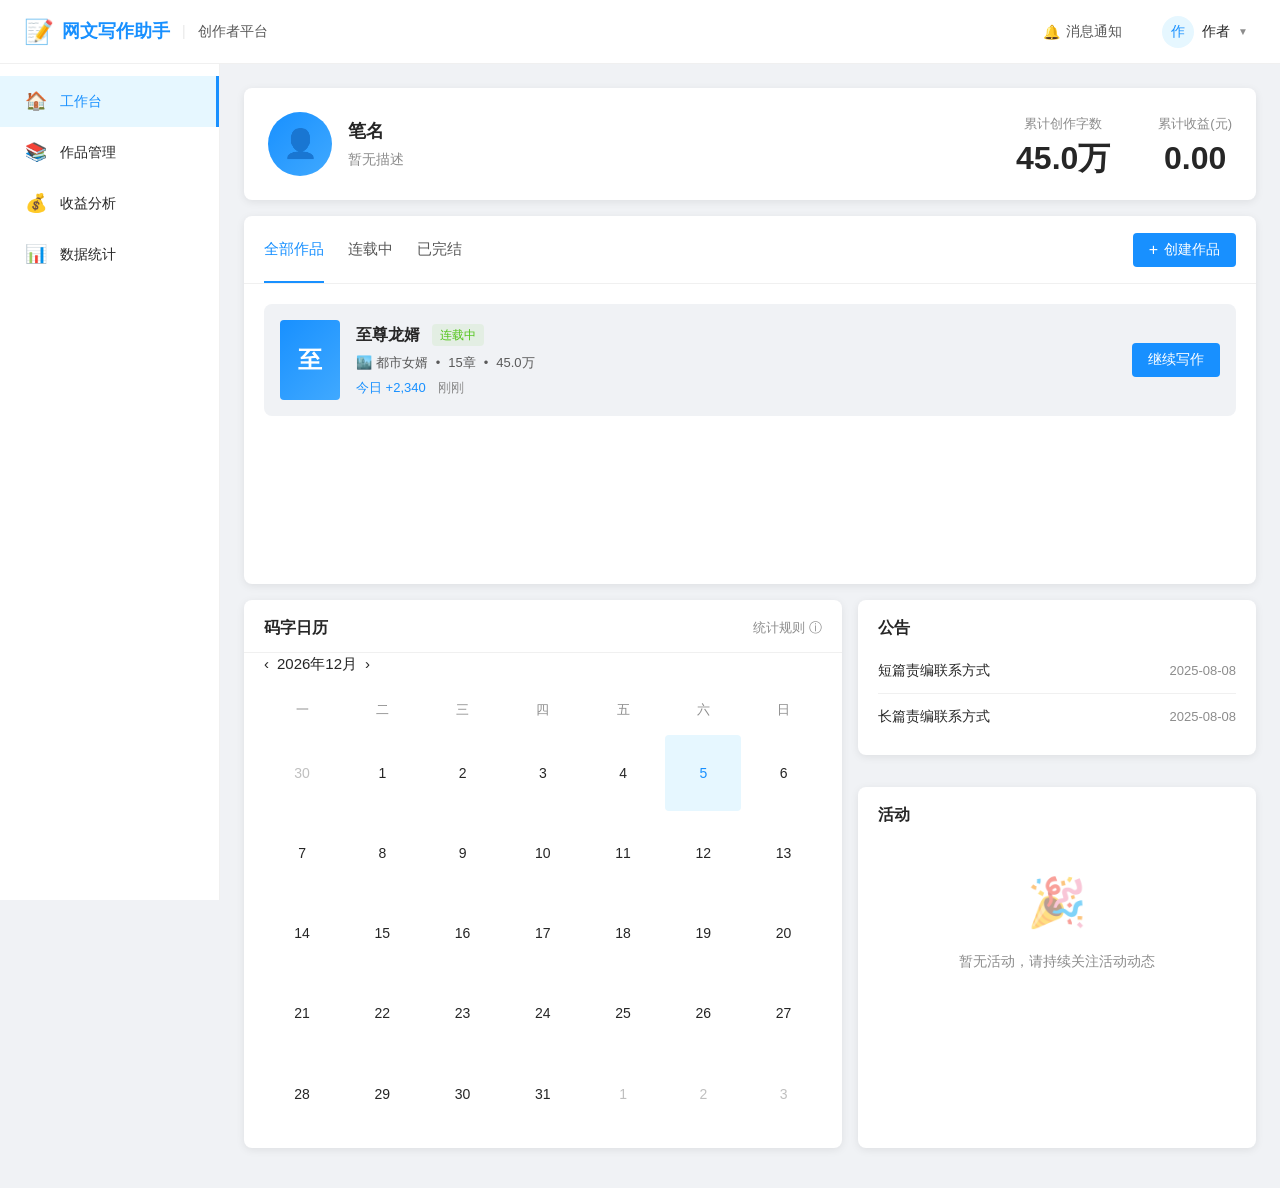
<file: v5/index.html>
<!DOCTYPE html>
<html lang="zh-CN">
<head>
    <meta charset="UTF-8">
    <meta name="viewport" content="width=device-width, initial-scale=1.0">
    <title>网文写作助手 - 创作者平台</title>
    <link rel="stylesheet" href="css/base.css">
    <link rel="stylesheet" href="css/layout.css">
    <link rel="stylesheet" href="css/components/sidebar.css">
    <link rel="stylesheet" href="css/components/cards.css">
    <link rel="stylesheet" href="css/components/editor.css">
    <link rel="stylesheet" href="css/components/modals.css">
    <link rel="stylesheet" href="css/components/calendar.css">
    <link rel="stylesheet" href="css/components/panels.css">
    <link rel="stylesheet" href="css/components/earnings.css">
</head>
<body>
    <!-- 顶部导航栏 -->
    <header class="top-header">
        <div class="header-left">
            <div class="logo">
                <span class="logo-icon">📝</span>
                <span class="logo-text">网文写作助手</span>
            </div>
            <span class="header-divider">|</span>
            <span class="header-subtitle">创作者平台</span>
        </div>
        <div class="header-right">
            <button class="header-btn">
                <span class="header-btn-icon">🔔</span>
                <span>消息通知</span>
            </button>
            <div class="user-info">
                <div class="user-avatar">作</div>
                <span class="user-name">作者</span>
                <span class="user-arrow">▼</span>
            </div>
        </div>
    </header>

    <!-- 左侧导航栏 -->
    <aside class="sidebar">
        <nav class="sidebar-nav">
            <!-- 工作台 -->
            <a href="#" class="nav-item active" data-page="workshop" onclick="switchPage('workshop')">
                <span class="nav-icon">🏠</span>
                <span class="nav-text">工作台</span>
            </a>

            <!-- 作品管理 -->
            <a href="#" class="nav-item" data-page="works" onclick="switchPage('works')">
                <span class="nav-icon">📚</span>
                <span class="nav-text">作品管理</span>
            </a>

            <!-- 收益分析 -->
            <a href="#" class="nav-item" data-page="earnings" onclick="switchPage('earnings')">
                <span class="nav-icon">💰</span>
                <span class="nav-text">收益分析</span>
            </a>

            <!-- 数据统计 -->
            <a href="#" class="nav-item" data-page="stats" onclick="switchPage('stats')">
                <span class="nav-icon">📊</span>
                <span class="nav-text">数据统计</span>
            </a>
        </nav>
    </aside>

    <!-- 主内容区域 -->
    <main class="main-content">
        <!-- ========== 工作台页面 ========== -->
        <div id="workshop-page" class="page active">
            <!-- 用户信息卡片 -->
            <div class="card user-card">
                <div class="user-card-left">
                    <div class="user-card-avatar">👤</div>
                    <div class="user-card-info">
                        <div class="user-card-name">笔名</div>
                        <div class="user-card-desc">暂无描述</div>
                    </div>
                </div>
                <div class="user-card-right">
                    <div class="user-card-stats">
                        <div class="user-card-stat">
                            <div class="user-card-stat-label">累计创作字数</div>
                            <div class="user-card-stat-value" id="totalWords">0</div>
                        </div>
                        <div class="user-card-stat">
                            <div class="user-card-stat-label">累计收益(元)</div>
                            <div class="user-card-stat-value" id="totalEarnings">0.00</div>
                        </div>
                    </div>
                </div>
            </div>

            <!-- 作品管理区域 -->
            <div class="card works-card">
                <div class="works-card-header">
                    <div class="works-tabs">
                        <button class="works-tab active" data-filter="all" onclick="filterBooks('all')">全部作品</button>
                        <button class="works-tab" data-filter="ongoing" onclick="filterBooks('ongoing')">连载中</button>
                        <button class="works-tab" data-filter="completed" onclick="filterBooks('completed')">已完结</button>
                    </div>
                    <button class="btn-primary" onclick="showCreateBookModal()">
                        <span class="btn-icon">+</span>
                        <span>创建作品</span>
                    </button>
                </div>
                <div class="works-card-body">
                    <div id="bookListContainer" class="book-list">
                        <!-- 动态渲染 -->
                    </div>
                </div>
            </div>

            <!-- 底部两栏 -->
            <div class="bottom-grid">
                <!-- 码字日历 -->
                <div class="card calendar-card">
                    <div class="card-header">
                        <div class="card-title">码字日历</div>
                        <div class="card-subtitle">
                            统计规则
                            <span class="info-icon">ⓘ</span>
                        </div>
                    </div>
                    <div class="calendar-header">
                        <div class="calendar-month" onclick="changeMonth(-1)">
                            <span class="calendar-nav">‹</span>
                            <span id="calendarMonth">2026年3月</span>
                            <span class="calendar-nav" onclick="changeMonth(1)">›</span>
                        </div>
                    </div>
                    <div class="calendar-body">
                        <div class="calendar-weekdays">
                            <span>一</span><span>二</span><span>三</span><span>四</span><span>五</span><span>六</span><span>日</span>
                        </div>
                        <div class="calendar-days" id="calendarDays">
                            <!-- 日历格子由JS生成 -->
                        </div>
                    </div>
                </div>

                <!-- 右侧信息栏 -->
                <div class="right-info">
                    <!-- 公告 -->
                    <div class="card notice-card">
                        <div class="card-header">
                            <div class="card-title">公告</div>
                        </div>
                        <div class="notice-list">
                            <div class="notice-item">
                                <span class="notice-text">短篇责编联系方式</span>
                                <span class="notice-date">2025-08-08</span>
                            </div>
                            <div class="notice-item">
                                <span class="notice-text">长篇责编联系方式</span>
                                <span class="notice-date">2025-08-08</span>
                            </div>
                        </div>
                    </div>

                    <!-- 活动 -->
                    <div class="card activity-card">
                        <div class="card-header">
                            <div class="card-title">活动</div>
                        </div>
                        <div class="empty-state-small">
                            <div class="empty-illustration">🎉</div>
                            <div class="empty-text">暂无活动，请持续关注活动动态</div>
                        </div>
                    </div>
                </div>
            </div>
        </div>

        <!-- ========== 作品管理页面 ========== -->
        <div id="works-page" class="page">
            <div class="page-header">
                <h2 class="page-title">作品管理</h2>
                <button class="btn-primary" onclick="showCreateBookModal()">+ 创建作品</button>
            </div>
            <div class="card">
                <div class="works-card-header">
                    <div class="works-tabs">
                        <button class="works-tab active" data-filter="all" onclick="filterBooks('all')">全部</button>
                        <button class="works-tab" data-filter="ongoing" onclick="filterBooks('ongoing')">连载中</button>
                        <button class="works-tab" data-filter="completed" onclick="filterBooks('completed')">已完结</button>
                        <button class="works-tab" data-filter="draft" onclick="filterBooks('draft')">草稿</button>
                    </div>
                </div>
                <div class="works-card-body">
                    <div id="worksListContainer" class="book-list">
                        <!-- 动态渲染 -->
                    </div>
                </div>
            </div>
        </div>

        <!-- ========== 收益分析页面 ========== -->
        <div id="earnings-page" class="page">
            <div class="page-header">
                <h2 class="page-title">收益分析</h2>
                <div class="earnings-filter">
                    <select id="earningsBookFilter" class="form-select" onchange="filterEarningsByBook()">
                        <option value="all">全部作品</option>
                    </select>
                    <select id="earningsMonthFilter" class="form-select" onchange="filterEarningsByMonth()">
                        <option value="all">全部月份</option>
                        <option value="2026-03">2026年3月</option>
                        <option value="2026-02">2026年2月</option>
                        <option value="2026-01">2026年1月</option>
                    </select>
                </div>
            </div>

            <!-- 收益概览卡片 -->
            <div class="earnings-overview">
                <div class="card earnings-card">
                    <div class="earnings-card-icon">💰</div>
                    <div class="earnings-card-info">
                        <div class="earnings-card-label">累计总收入</div>
                        <div class="earnings-card-value" id="earningsTotal">¥0.00</div>
                    </div>
                </div>
                <div class="card earnings-card">
                    <div class="earnings-card-icon">📅</div>
                    <div class="earnings-card-info">
                        <div class="earnings-card-label">本月收入</div>
                        <div class="earnings-card-value" id="earningsMonth">¥0.00</div>
                    </div>
                </div>
                <div class="card earnings-card">
                    <div class="earnings-card-icon">📚</div>
                    <div class="earnings-card-info">
                        <div class="earnings-card-label">收益作品数</div>
                        <div class="earnings-card-value" id="earningsBooks">0</div>
                    </div>
                </div>
                <div class="card earnings-card">
                    <div class="earnings-card-icon">👁</div>
                    <div class="earnings-card-info">
                        <div class="earnings-card-label">累计阅读</div>
                        <div class="earnings-card-value" id="earningsReads">0</div>
                    </div>
                </div>
            </div>

            <!-- 收益明细 -->
            <div class="card">
                <div class="card-header">
                    <div class="card-title">收入明细</div>
                </div>
                <div class="earnings-table-wrapper">
                    <table class="earnings-table" id="earningsTable">
                        <thead>
                            <tr>
                                <th>日期</th>
                                <th>作品名称</th>
                                <th>收入来源</th>
                                <th>阅读量</th>
                                <th>收入金额</th>
                                <th>状态</th>
                            </tr>
                        </thead>
                        <tbody id="earningsTableBody">
                            <!-- 动态渲染 -->
                        </tbody>
                    </table>
                </div>
            </div>

            <!-- 作品收益排行 -->
            <div class="card">
                <div class="card-header">
                    <div class="card-title">作品收益排行</div>
                </div>
                <div class="earnings-rank-list" id="earningsRankList">
                    <!-- 动态渲染 -->
                </div>
            </div>
        </div>

        <!-- ========== 数据统计页面 ========== -->
        <div id="stats-page" class="page">
            <div class="page-header">
                <h2 class="page-title">数据统计</h2>
            </div>
            <div class="stats-grid">
                <div class="card stats-card">
                    <div class="stats-card-icon">📝</div>
                    <div class="stats-card-info">
                        <div class="stats-card-label">累计创作字数</div>
                        <div class="stats-card-value" id="statsTotalWords">0</div>
                    </div>
                </div>
                <div class="card stats-card">
                    <div class="stats-card-icon">📖</div>
                    <div class="stats-card-info">
                        <div class="stats-card-label">作品总数</div>
                        <div class="stats-card-value" id="statsTotalBooks">0</div>
                    </div>
                </div>
                <div class="card stats-card">
                    <div class="stats-card-icon">📅</div>
                    <div class="stats-card-info">
                        <div class="stats-card-label">创作天数</div>
                        <div class="stats-card-value" id="statsWritingDays">0</div>
                    </div>
                </div>
                <div class="card stats-card">
                    <div class="stats-card-icon">🔥</div>
                    <div class="stats-card-info">
                        <div class="stats-card-label">连续创作</div>
                        <div class="stats-card-value" id="statsStreak">0天</div>
                    </div>
                </div>
            </div>
        </div>

        <!-- ========== 编辑器页面 ========== -->
        <div id="editor-page" class="page">
            <div class="editor-layout">
                <!-- 左侧边栏 -->
                <aside class="editor-sidebar">
                    <div class="editor-sidebar-header">
                        <button class="back-btn" onclick="switchToWorkshop()">
                            <span>←</span>
                            <span>返回工作台</span>
                        </button>
                    </div>
                    <div class="editor-sidebar-tabs">
                        <button class="sidebar-tab active" data-tab="chapters" onclick="switchSidebarTab('chapters')">目录</button>
                        <button class="sidebar-tab" data-tab="characters" onclick="switchSidebarTab('characters')">人物</button>
                    </div>
                    
                    <!-- 章节目录 -->
                    <div id="chaptersPanel" class="sidebar-panel active">
                        <div class="panel-actions">
                            <button class="panel-action-btn" onclick="showAddVolumeModal()">+ 新建卷</button>
                            <button class="panel-action-btn" onclick="addChapter()">+ 新建章</button>
                        </div>
                        <div id="chapterTree" class="chapter-tree">
                            <!-- 章节树由JS渲染 -->
                        </div>
                    </div>

                    <!-- 人物卡 -->
                    <div id="charactersPanel" class="sidebar-panel">
                        <div class="panel-actions">
                            <button class="panel-action-btn" onclick="showAddCharacterModal()">+ 添加人物</button>
                        </div>
                        <div id="characterList" class="character-list">
                            <!-- 人物列表由JS渲染 -->
                        </div>
                    </div>
                </aside>

                <!-- 编辑器主体 -->
                <div class="editor-main">
                    <div class="editor-toolbar">
                        <div class="toolbar-info">
                            <span class="toolbar-book" id="editorBookTitle">《作品名称》</span>
                            <span class="toolbar-divider">|</span>
                            <span class="toolbar-chapter" id="editorChapterTitle">第1章</span>
                        </div>
                        <div class="toolbar-actions">
                            <button class="toolbar-btn" onclick="toggleFocusMode()" title="专注模式">👁</button>
                            <button class="toolbar-btn" onclick="toggleTheme()" title="切换主题">🌙</button>
                            <button class="toolbar-btn" onclick="saveDraft()">保存草稿</button>
                            <button class="toolbar-btn primary" onclick="saveContent()">发布章节</button>
                        </div>
                    </div>
                    <div class="editor-content-wrapper">
                        <input type="text" id="chapterTitle" class="chapter-title-input" placeholder="章节标题">
                        <div class="editor-textarea-wrapper">
                            <div id="lineNumbers" class="line-numbers"></div>
                            <textarea id="editor" class="editor-textarea" placeholder="开始创作..."></textarea>
                        </div>
                    </div>
                    <div class="editor-footer">
                        <div class="footer-stats">
                            <span id="wordCount">0 字</span>
                            <span class="footer-divider">|</span>
                            <span id="saveStatus">已保存</span>
                        </div>
                        <div class="footer-actions">
                            <button class="footer-btn" onclick="openGoalEditor()">📅 日更目标</button>
                        </div>
                    </div>
                </div>

                <!-- 右侧标记面板 -->
                <aside class="marks-panel">
                    <div class="marks-header">
                        <span class="marks-title">行标记</span>
                    </div>
                    <div id="marksList" class="marks-list">
                        <!-- 标记列表由JS渲染 -->
                    </div>
                    <!-- AI 助手面板 -->
                    <div class="ai-assistant-card">
                        <!-- 顶部状态栏 -->
                        <div class="ai-assistant-status-bar">
                            <div class="ai-assistant-title-row">
                                <span class="ai-assistant-icon">🤖</span>
                                <span class="ai-assistant-title-text">AI 助手</span>
                            </div>
                            <div class="ai-assistant-edit-status">
                                <span class="edit-status-icon">✏️</span>
                                <span class="edit-status-text">状态：已完成第3章，正在构思第4章转折点</span>
                            </div>
                        </div>
                        
                        <!-- 对话区域 -->
                        <div class="ai-chat-area" id="aiChatArea">
                            <!-- AI气泡示例 -->
                            <div class="ai-bubble">
                                <div class="ai-bubble-content">
                                    <p>我为你构思了以下3个剧情转折方向：</p>
                                    <div class="ai-suggestion-list">
                                        <div class="suggestion-item">
                                            <span class="suggestion-number">1</span>
                                            <span class="suggestion-text">主角身份被反派揭露，引发家族危机</span>
                                            <a href="#" class="quick-insert">快速插入</a>
                                        </div>
                                        <div class="suggestion-item">
                                            <span class="suggestion-number">2</span>
                                            <span class="suggestion-text">神秘人物出现，带来关键线索</span>
                                            <a href="#" class="quick-insert">快速插入</a>
                                        </div>
                                        <div class="suggestion-item">
                                            <span class="suggestion-number">3</span>
                                            <span class="suggestion-text">主角能力觉醒，但代价惨重</span>
                                            <a href="#" class="quick-insert">快速插入</a>
                                        </div>
                                    </div>
                                </div>
                            </div>
                            
                            <!-- 用户气泡示例 -->
                            <div class="user-bubble">
                                <div class="user-bubble-content">
                                    <p>帮我设计一个更出人意料的转折</p>
                                </div>
                            </div>
                            
                            <!-- 交互按钮组 -->
                            <div class="ai-suggestion-buttons">
                                <button class="suggestion-chip">
                                    <span class="chip-icon">✨</span>
                                    <span class="chip-text">为我找一个新灵感</span>
                                </button>
                                <button class="suggestion-chip">
                                    <span class="chip-icon">🎭</span>
                                    <span class="chip-text">设计突发情节冲突</span>
                                </button>
                            </div>
                        </div>
                        
                        <!-- 底部输入框 -->
                        <div class="ai-input-area">
                            <input type="text" class="ai-input" placeholder="输入您的问题或想法...">
                            <button class="ai-send-btn">
                                <svg width="20" height="20" viewBox="0 0 24 24" fill="none" stroke="currentColor" stroke-width="2" stroke-linecap="round" stroke-linejoin="round">
                                    <line x1="22" y1="2" x2="11" y2="13"></line>
                                    <polygon points="22 2 15 22 11 13 2 9 22 2"></polygon>
                                </svg>
                            </button>
                        </div>
                    </div>
                </aside>
            </div>

            <!-- 人物详情面板 -->
            <div id="characterDetailPanel" class="character-detail-panel">
                <div class="panel-header">
                    <span class="panel-title">人物详情</span>
                    <button class="panel-close" onclick="closeCharacterPanel()">×</button>
                </div>
                <div id="characterDetailContent" class="panel-content">
                    <!-- 人物详情由JS渲染 -->
                </div>
            </div>
        </div>
    </main>

    <!-- ========== 弹窗 ========== -->

    <!-- 创建作品弹窗 -->
    <div id="createBookModal" class="modal">
        <div class="modal-overlay" onclick="closeCreateBookModal()"></div>
        <div class="modal-content">
            <div class="modal-header">
                <h3 class="modal-title">创建新作品</h3>
                <button class="modal-close" onclick="closeCreateBookModal()">×</button>
            </div>
            <div class="modal-body">
                <div class="form-group">
                    <label class="form-label">作品名称</label>
                    <input type="text" id="newBookTitle" class="form-input" placeholder="请输入作品名称">
                    <button type="button" class="form-helper-btn" onclick="generateBookTitleSuggestions()">AI推荐书名</button>
                </div>
                <div class="form-group">
                    <label class="form-label">作品类型</label>
                    <select id="newBookGenre" class="form-select">
                        <option value="urban">都市女婿</option>
                        <option value="fantasy">玄幻修仙</option>
                        <option value="romance">言情甜宠</option>
                        <option value="mystery">悬疑灵异</option>
                        <option value="history">历史穿越</option>
                        <option value="scifi">科幻末世</option>
                    </select>
                </div>
                <div class="form-group">
                    <label class="form-label">作品简介</label>
                    <textarea id="newBookSummary" class="form-textarea" rows="4" placeholder="请输入作品简介"></textarea>
                    <button type="button" class="form-helper-btn" onclick="polishBookSummary()">AI润色简介</button>
                </div>
                <div class="form-group">
                    <label class="form-label">目标字数</label>
                    <input type="number" id="newBookTarget" class="form-input" value="1000000">
                </div>
                <div id="aiSuggestions"></div>
            </div>
            <div class="modal-footer">
                <button class="btn-secondary" onclick="closeCreateBookModal()">取消</button>
                <button class="btn-primary" onclick="confirmCreateBook()">创建</button>
            </div>
        </div>
    </div>

    <!-- 添加卷弹窗 -->
    <div id="volumeModal" class="modal">
        <div class="modal-overlay" onclick="closeVolumeModal()"></div>
        <div class="modal-content modal-small">
            <div class="modal-header">
                <h3 class="modal-title">新建卷</h3>
                <button class="modal-close" onclick="closeVolumeModal()">×</button>
            </div>
            <div class="modal-body">
                <div class="form-group">
                    <label class="form-label">卷名称</label>
                    <input type="text" id="newVolumeName" class="form-input" placeholder="如：第一卷：觉醒">
                </div>
            </div>
            <div class="modal-footer">
                <button class="btn-secondary" onclick="closeVolumeModal()">取消</button>
                <button class="btn-primary" onclick="confirmAddVolume()">确定</button>
            </div>
        </div>
    </div>

    <!-- 添加章节弹窗 -->
    <div id="chapterModal" class="modal">
        <div class="modal-overlay" onclick="closeChapterModal()"></div>
        <div class="modal-content modal-small">
            <div class="modal-header">
                <h3 class="modal-title">新建章节</h3>
                <button class="modal-close" onclick="closeChapterModal()">×</button>
            </div>
            <div class="modal-body">
                <div class="form-group">
                    <label class="form-label">章节标题</label>
                    <input type="text" id="newChapterTitle" class="form-input" placeholder="请输入章节标题">
                </div>
                <div class="form-group">
                    <label class="form-label">所属卷</label>
                    <select id="newChapterVolume" class="form-select">
                        <!-- 选项由JS填充 -->
                    </select>
                </div>
            </div>
            <div class="modal-footer">
                <button class="btn-secondary" onclick="closeChapterModal()">取消</button>
                <button class="btn-primary" onclick="confirmAddChapter()">确定</button>
            </div>
        </div>
    </div>

    <!-- 日更目标弹窗 -->
    <div id="goalModal" class="modal">
        <div class="modal-overlay" onclick="closeGoalModal()"></div>
        <div class="modal-content modal-small">
            <div class="modal-header">
                <h3 class="modal-title">设置日更目标</h3>
                <button class="modal-close" onclick="closeGoalModal()">×</button>
            </div>
            <div class="modal-body">
                <div class="form-group">
                    <label class="form-label">每日目标字数</label>
                    <input type="number" id="dailyGoalInput" class="form-input" value="4000">
                </div>
                <div class="goal-presets">
                    <button class="goal-preset" onclick="setGoalPreset(2000)">2000</button>
                    <button class="goal-preset" onclick="setGoalPreset(4000)">4000</button>
                    <button class="goal-preset" onclick="setGoalPreset(6000)">6000</button>
                    <button class="goal-preset" onclick="setGoalPreset(10000)">10000</button>
                </div>
            </div>
            <div class="modal-footer">
                <button class="btn-secondary" onclick="closeGoalModal()">取消</button>
                <button class="btn-primary" onclick="saveGoal()">保存</button>
            </div>
        </div>
    </div>

    <!-- 添加人物弹窗 -->
    <div id="characterModal" class="modal">
        <div class="modal-overlay" onclick="closeCharacterEditModal()"></div>
        <div class="modal-content">
            <div class="modal-header">
                <h3 class="modal-title" id="characterModalTitle">添加人物</h3>
                <button class="modal-close" onclick="closeCharacterEditModal()">×</button>
            </div>
            <div class="modal-body">
                <div class="form-row">
                    <div class="form-group">
                        <label class="form-label">姓名</label>
                        <input type="text" id="charName" class="form-input" placeholder="人物姓名">
                    </div>
                    <div class="form-group">
                        <label class="form-label">角色类型</label>
                        <select id="charRole" class="form-select">
                            <option value="protagonist">主角</option>
                            <option value="antagonist">反派</option>
                            <option value="supporting">配角</option>
                            <option value="minor">龙套</option>
                        </select>
                    </div>
                </div>
                <div class="form-row">
                    <div class="form-group">
                        <label class="form-label">性别</label>
                        <select id="charGender" class="form-select">
                            <option value="男">男</option>
                            <option value="女">女</option>
                            <option value="其他">其他</option>
                        </select>
                    </div>
                    <div class="form-group">
                        <label class="form-label">年龄</label>
                        <input type="text" id="charAge" class="form-input" placeholder="年龄">
                    </div>
                </div>
                <div class="form-group">
                    <label class="form-label">外貌特征</label>
                    <textarea id="charAppearance" class="form-textarea" rows="2" placeholder="外貌描述"></textarea>
                </div>
                <div class="form-group">
                    <label class="form-label">性格特点</label>
                    <textarea id="charPersonality" class="form-textarea" rows="2" placeholder="性格描述"></textarea>
                </div>
                <div class="form-group">
                    <label class="form-label">人物背景</label>
                    <textarea id="charBackground" class="form-textarea" rows="3" placeholder="背景故事"></textarea>
                </div>
                <div class="form-group">
                    <label class="form-label">经典语录</label>
                    <input type="text" id="charQuotes" class="form-input" placeholder="经典台词">
                </div>
                <div class="form-group">
                    <label class="form-label">备注</label>
                    <textarea id="charNotes" class="form-textarea" rows="2" placeholder="其他备注"></textarea>
                </div>
            </div>
            <div class="modal-footer">
                <button class="btn-secondary" onclick="closeCharacterEditModal()">取消</button>
                <button class="btn-primary" onclick="saveCharacter()">保存</button>
            </div>
        </div>
    </div>

    <!-- 行标记弹窗 -->
    <div id="markPopup" class="mark-popup">
        <div class="mark-popup-title">添加标记</div>
        <div class="mark-types">
            <button class="mark-type-btn todo" onclick="selectMarkType('todo')">
                <span class="mark-type-icon">📝</span>
                <span>待修改</span>
            </button>
            <button class="mark-type-btn question" onclick="selectMarkType('question')">
                <span class="mark-type-icon">❓</span>
                <span>疑问</span>
            </button>
            <button class="mark-type-btn idea" onclick="selectMarkType('idea')">
                <span class="mark-type-icon">💡</span>
                <span>灵感</span>
            </button>
            <button class="mark-type-btn issue" onclick="selectMarkType('issue')">
                <span class="mark-type-icon">⚠️</span>
                <span>问题</span>
            </button>
        </div>
        <textarea id="markNote" class="mark-note-input" placeholder="添加备注..."></textarea>
        <div class="mark-actions">
            <button class="mark-btn-secondary" onclick="hideMarkPopup()">取消</button>
            <button class="mark-btn-primary" onclick="saveMark()">保存</button>
        </div>
    </div>

    <!-- Toast 提示 -->
    <div id="toast" class="toast"></div>

    <!-- 脚本 -->
    <script type="module" src="js/core/app.js"></script>
</body>
</html>
</file>
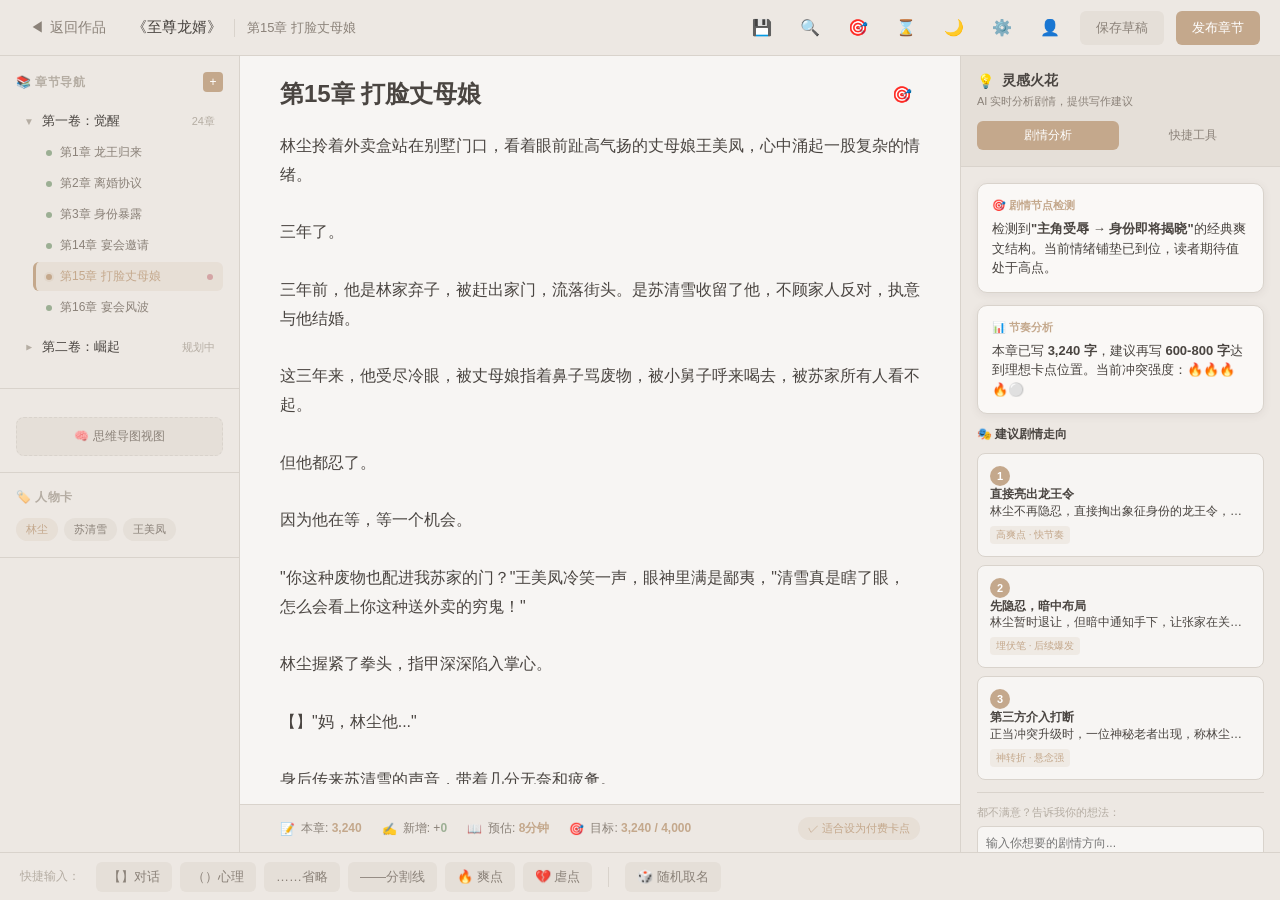
<file: editor-v2.html>
<!DOCTYPE html>
<html lang="zh-CN">
<head>
    <meta charset="UTF-8">
    <meta name="viewport" content="width=device-width, initial-scale=1.0">
    <title>写作工作台 - 网文助手</title>
    <style>
        * {
            margin: 0;
            padding: 0;
            box-sizing: border-box;
        }

        :root {
            --bg-primary: #F7F5F3;
            --bg-secondary: #EDE8E3;
            --bg-tertiary: #E5DFD8;
            --bg-card: #FAF8F6;
            --text-primary: #4A4541;
            --text-secondary: #8B8279;
            --text-muted: #B5ADA3;
            --accent-primary: #C4A88C;
            --accent-secondary: #D4B5A8;
            --accent-tertiary: #A8B5A0;
            --accent-warning: #D4A574;
            --accent-success: #9CAF94;
            --accent-danger: #D4A5A5;
            --border: #D9D3CC;
            --shadow: rgba(74, 69, 65, 0.08);
            --shadow-lg: rgba(74, 69, 65, 0.15);
            --highlight: rgba(196, 168, 140, 0.15);
        }

        [data-theme="dark"] {
            --bg-primary: #2D2A28;
            --bg-secondary: #3D3835;
            --bg-tertiary: #4A4541;
            --bg-card: #35312E;
            --text-primary: #E8E4E0;
            --text-secondary: #B5ADA3;
            --text-muted: #7A7269;
            --accent-primary: #D4B896;
            --accent-secondary: #E5C4B8;
            --accent-tertiary: #B8C4B0;
            --accent-warning: #E5B88A;
            --accent-success: #A8BFA0;
            --accent-danger: #E5A8A8;
            --border: #4A4541;
            --shadow: rgba(0, 0, 0, 0.3);
            --shadow-lg: rgba(0, 0, 0, 0.5);
            --highlight: rgba(212, 184, 150, 0.15);
        }

        body {
            font-family: -apple-system, BlinkMacSystemFont, "Segoe UI", Roboto, "Helvetica Neue", Arial, sans-serif;
            background: var(--bg-primary);
            color: var(--text-primary);
            height: 100vh;
            overflow: hidden;
            transition: background 0.3s ease, color 0.3s ease;
        }

        /* Header */
        .header {
            height: 56px;
            background: var(--bg-secondary);
            border-bottom: 1px solid var(--border);
            display: flex;
            align-items: center;
            justify-content: space-between;
            padding: 0 20px;
            flex-shrink: 0;
        }

        .header-left {
            display: flex;
            align-items: center;
            gap: 16px;
        }

        .back-btn {
            background: none;
            border: none;
            color: var(--text-secondary);
            cursor: pointer;
            font-size: 14px;
            display: flex;
            align-items: center;
            gap: 6px;
            padding: 6px 10px;
            border-radius: 6px;
            transition: all 0.2s;
        }

        .back-btn:hover {
            background: var(--bg-tertiary);
            color: var(--text-primary);
        }

        .novel-info {
            display: flex;
            align-items: center;
            gap: 12px;
        }

        .novel-title {
            font-size: 15px;
            font-weight: 500;
            color: var(--text-primary);
        }

        .chapter-name {
            font-size: 13px;
            color: var(--text-secondary);
            padding-left: 12px;
            border-left: 1px solid var(--border);
        }

        .header-right {
            display: flex;
            align-items: center;
            gap: 12px;
        }

        .icon-btn {
            width: 36px;
            height: 36px;
            border: none;
            background: transparent;
            color: var(--text-secondary);
            border-radius: 8px;
            cursor: pointer;
            display: flex;
            align-items: center;
            justify-content: center;
            transition: all 0.2s;
            font-size: 16px;
            position: relative;
        }

        .icon-btn:hover {
            background: var(--bg-tertiary);
            color: var(--text-primary);
        }

        .icon-btn .tooltip {
            position: absolute;
            bottom: -30px;
            left: 50%;
            transform: translateX(-50%);
            background: var(--text-primary);
            color: var(--bg-primary);
            padding: 4px 8px;
            border-radius: 4px;
            font-size: 11px;
            white-space: nowrap;
            opacity: 0;
            pointer-events: none;
            transition: opacity 0.2s;
        }

        .icon-btn:hover .tooltip {
            opacity: 1;
        }

        .btn-secondary {
            background: var(--bg-tertiary);
            color: var(--text-secondary);
            border: none;
            padding: 8px 16px;
            border-radius: 6px;
            font-size: 13px;
            cursor: pointer;
            transition: all 0.2s;
        }

        .btn-secondary:hover {
            background: var(--border);
            color: var(--text-primary);
        }

        .btn-primary {
            background: var(--accent-primary);
            color: white;
            border: none;
            padding: 8px 16px;
            border-radius: 6px;
            font-size: 13px;
            cursor: pointer;
            transition: all 0.2s;
        }

        .btn-primary:hover {
            opacity: 0.9;
            transform: translateY(-1px);
        }

        /* Main Layout */
        .main-container {
            display: flex;
            height: calc(100vh - 56px - 48px);
            overflow: hidden;
        }

        .main-container.focus-mode {
            height: 100vh;
        }

        .main-container.focus-mode .sidebar-left,
        .main-container.focus-mode .sidebar-right,
        .main-container.focus-mode .bottom-toolbar,
        .main-container.focus-mode .header {
            display: none;
        }

        .main-container.focus-mode .editor-container {
            max-width: 800px;
            margin: 0 auto;
        }

        /* Left Sidebar */
        .sidebar-left {
            width: 240px;
            background: var(--bg-secondary);
            border-right: 1px solid var(--border);
            display: flex;
            flex-direction: column;
            overflow: hidden;
        }

        .sidebar-section {
            padding: 16px;
            border-bottom: 1px solid var(--border);
        }

        .sidebar-title {
            font-size: 12px;
            font-weight: 600;
            color: var(--text-muted);
            text-transform: uppercase;
            letter-spacing: 0.5px;
            margin-bottom: 12px;
            display: flex;
            align-items: center;
            justify-content: space-between;
        }

        .add-btn {
            width: 20px;
            height: 20px;
            border: none;
            background: var(--accent-primary);
            color: white;
            border-radius: 4px;
            cursor: pointer;
            font-size: 12px;
            display: flex;
            align-items: center;
            justify-content: center;
        }

        .volume-item {
            margin-bottom: 8px;
        }

        .volume-header {
            display: flex;
            align-items: center;
            gap: 8px;
            padding: 8px;
            border-radius: 6px;
            cursor: pointer;
            font-size: 13px;
            font-weight: 500;
            color: var(--text-primary);
        }

        .volume-header:hover {
            background: var(--bg-tertiary);
        }

        .volume-toggle {
            font-size: 10px;
            color: var(--text-muted);
            transition: transform 0.2s;
        }

        .volume-toggle.collapsed {
            transform: rotate(-90deg);
        }

        .chapter-list {
            padding-left: 20px;
        }

        .chapter-item {
            display: flex;
            align-items: center;
            gap: 8px;
            padding: 6px 10px;
            border-radius: 6px;
            cursor: pointer;
            font-size: 12px;
            color: var(--text-secondary);
            margin-bottom: 2px;
            transition: all 0.2s;
            position: relative;
        }

        .chapter-item:hover {
            background: var(--bg-tertiary);
            color: var(--text-primary);
        }

        .chapter-item.active {
            background: var(--highlight);
            color: var(--accent-primary);
            font-weight: 500;
            border-left: 3px solid var(--accent-primary);
            margin-left: -3px;
        }

        .chapter-item::before {
            content: "";
            width: 6px;
            height: 6px;
            border-radius: 50%;
            background: var(--accent-success);
        }

        .chapter-item.active::before {
            background: var(--accent-primary);
            box-shadow: 0 0 0 2px var(--highlight);
        }

        .chapter-item .dirty-dot {
            width: 6px;
            height: 6px;
            background: var(--accent-danger);
            border-radius: 50%;
            margin-left: auto;
            display: none;
        }

        .chapter-item.dirty .dirty-dot {
            display: block;
        }

        .mindmap-toggle {
            margin-top: 12px;
            padding: 10px;
            background: var(--bg-tertiary);
            border: 1px dashed var(--border);
            border-radius: 8px;
            text-align: center;
            font-size: 12px;
            color: var(--text-secondary);
            cursor: pointer;
            transition: all 0.2s;
        }

        .mindmap-toggle:hover {
            border-color: var(--accent-primary);
            color: var(--accent-primary);
        }

        /* Center Editor */
        .editor-container {
            flex: 1;
            display: flex;
            flex-direction: column;
            background: var(--bg-primary);
            overflow: hidden;
        }

        .editor-header {
            padding: 20px 40px 0;
            display: flex;
            align-items: center;
            justify-content: space-between;
        }

        .editor-title {
            flex: 1;
            border: none;
            background: transparent;
            font-size: 24px;
            font-weight: 600;
            color: var(--text-primary);
            outline: none;
        }

        .editor-title::placeholder {
            color: var(--text-muted);
        }

        .editor-actions {
            display: flex;
            gap: 8px;
        }

        .editor-content {
            flex: 1;
            padding: 20px 40px;
            overflow-y: auto;
        }

        .editor-textarea {
            width: 100%;
            min-height: 100%;
            border: none;
            background: transparent;
            font-size: 16px;
            line-height: 1.8;
            color: var(--text-primary);
            outline: none;
            resize: none;
            font-family: "PingFang SC", "Microsoft YaHei", sans-serif;
        }

        .editor-footer {
            padding: 12px 40px;
            background: var(--bg-secondary);
            border-top: 1px solid var(--border);
            display: flex;
            align-items: center;
            justify-content: space-between;
        }

        .stats {
            display: flex;
            align-items: center;
            gap: 20px;
            font-size: 12px;
            color: var(--text-secondary);
        }

        .stat-item {
            display: flex;
            align-items: center;
            gap: 6px;
        }

        .stat-value {
            font-weight: 600;
            color: var(--accent-primary);
        }

        .stat-value.new {
            color: var(--accent-success);
        }

        .checkpoint-badge {
            background: var(--highlight);
            color: var(--accent-primary);
            padding: 4px 10px;
            border-radius: 12px;
            font-size: 11px;
            font-weight: 500;
            cursor: help;
            position: relative;
        }

        .checkpoint-badge:hover::after {
            content: "本章已超过 3000 字，且检测到冲突高潮，适合设置付费卡点";
            position: absolute;
            bottom: 100%;
            right: 0;
            margin-bottom: 8px;
            background: var(--text-primary);
            color: var(--bg-primary);
            padding: 8px 12px;
            border-radius: 6px;
            font-size: 11px;
            white-space: nowrap;
            z-index: 100;
            box-shadow: 0 4px 12px var(--shadow-lg);
        }

        /* Right Sidebar */
        .sidebar-right {
            width: 320px;
            background: var(--bg-secondary);
            border-left: 1px solid var(--border);
            display: flex;
            flex-direction: column;
            overflow: hidden;
        }

        .spark-header {
            padding: 16px;
            background: var(--bg-tertiary);
            border-bottom: 1px solid var(--border);
        }

        .spark-title {
            font-size: 14px;
            font-weight: 600;
            color: var(--text-primary);
            display: flex;
            align-items: center;
            gap: 8px;
            margin-bottom: 4px;
        }

        .spark-subtitle {
            font-size: 11px;
            color: var(--text-secondary);
        }

        .spark-tabs {
            display: flex;
            gap: 4px;
            margin-top: 12px;
        }

        .spark-tab {
            flex: 1;
            padding: 6px 12px;
            border: none;
            background: transparent;
            color: var(--text-secondary);
            font-size: 12px;
            cursor: pointer;
            border-radius: 6px;
            transition: all 0.2s;
        }

        .spark-tab:hover {
            background: var(--bg-secondary);
            color: var(--text-primary);
        }

        .spark-tab.active {
            background: var(--accent-primary);
            color: white;
        }

        .spark-content {
            flex: 1;
            overflow-y: auto;
            padding: 16px;
        }

        .spark-panel {
            display: none;
        }

        .spark-panel.active {
            display: block;
        }

        .insight-card {
            background: var(--bg-card);
            border-radius: 10px;
            padding: 14px;
            margin-bottom: 12px;
            border: 1px solid var(--border);
            box-shadow: 0 2px 8px var(--shadow);
        }

        .insight-label {
            font-size: 11px;
            color: var(--accent-primary);
            font-weight: 600;
            margin-bottom: 6px;
            display: flex;
            align-items: center;
            gap: 4px;
        }

        .insight-text {
            font-size: 13px;
            color: var(--text-primary);
            line-height: 1.5;
        }

        .suggestion-list {
            margin-top: 12px;
        }

        .suggestion-title {
            font-size: 12px;
            font-weight: 600;
            color: var(--text-primary);
            margin-bottom: 10px;
            display: flex;
            align-items: center;
            gap: 6px;
        }

        .suggestion-item {
            background: var(--bg-primary);
            border: 1px solid var(--border);
            border-radius: 8px;
            padding: 12px;
            margin-bottom: 8px;
            cursor: pointer;
            transition: all 0.2s;
        }

        .suggestion-item:hover {
            border-color: var(--accent-primary);
            transform: translateX(2px);
        }

        .suggestion-item.expanded {
            border-color: var(--accent-primary);
            background: var(--highlight);
        }

        .suggestion-num {
            display: inline-flex;
            align-items: center;
            justify-content: center;
            width: 20px;
            height: 20px;
            background: var(--accent-primary);
            color: white;
            border-radius: 50%;
            font-size: 11px;
            font-weight: 600;
            margin-right: 8px;
        }

        .suggestion-text {
            font-size: 12px;
            color: var(--text-primary);
            line-height: 1.4;
            display: -webkit-box;
            -webkit-line-clamp: 2;
            -webkit-box-orient: vertical;
            overflow: hidden;
        }

        .suggestion-item.expanded .suggestion-text {
            -webkit-line-clamp: unset;
        }

        .suggestion-tag {
            display: inline-block;
            font-size: 10px;
            padding: 2px 6px;
            border-radius: 4px;
            margin-top: 6px;
            background: var(--highlight);
            color: var(--accent-primary);
        }

        .suggestion-actions {
            display: none;
            gap: 6px;
            margin-top: 10px;
            padding-top: 10px;
            border-top: 1px solid var(--border);
        }

        .suggestion-item.expanded .suggestion-actions {
            display: flex;
            flex-wrap: wrap;
        }

        .suggestion-action-btn {
            padding: 4px 10px;
            border: none;
            background: var(--bg-tertiary);
            color: var(--text-secondary);
            font-size: 11px;
            border-radius: 4px;
            cursor: pointer;
            transition: all 0.2s;
        }

        .suggestion-action-btn:hover {
            background: var(--accent-primary);
            color: white;
        }

        .custom-input-area {
            margin-top: 12px;
            padding-top: 12px;
            border-top: 1px solid var(--border);
        }

        .custom-input-area textarea {
            width: 100%;
            padding: 8px;
            border: 1px solid var(--border);
            border-radius: 6px;
            background: var(--bg-primary);
            color: var(--text-primary);
            font-size: 12px;
            resize: vertical;
            min-height: 60px;
            font-family: inherit;
        }

        .custom-input-area textarea:focus {
            outline: none;
            border-color: var(--accent-primary);
        }

        .quick-grid {
            display: grid;
            grid-template-columns: repeat(2, 1fr);
            gap: 8px;
        }

        .quick-btn {
            background: var(--bg-primary);
            border: 1px solid var(--border);
            padding: 12px;
            border-radius: 8px;
            font-size: 12px;
            color: var(--text-primary);
            cursor: pointer;
            transition: all 0.2s;
            display: flex;
            align-items: center;
            justify-content: center;
            gap: 4px;
        }

        .quick-btn:hover {
            background: var(--accent-primary);
            color: white;
            border-color: var(--accent-primary);
        }

        .stats-detail {
            background: var(--bg-primary);
            border-radius: 8px;
            padding: 12px;
            margin-bottom: 12px;
        }

        .stats-row {
            display: flex;
            justify-content: space-between;
            padding: 6px 0;
            font-size: 12px;
            color: var(--text-secondary);
            border-bottom: 1px solid var(--border);
        }

        .stats-row:last-child {
            border-bottom: none;
        }

        .stats-row .value {
            color: var(--accent-primary);
            font-weight: 600;
        }

        /* Bottom Toolbar */
        .bottom-toolbar {
            height: 48px;
            background: var(--bg-secondary);
            border-top: 1px solid var(--border);
            display: flex;
            align-items: center;
            padding: 0 20px;
            gap: 16px;
        }

        .toolbar-label {
            font-size: 12px;
            color: var(--text-muted);
        }

        .toolbar-btns {
            display: flex;
            gap: 8px;
        }

        .toolbar-btn {
            background: var(--bg-tertiary);
            border: none;
            padding: 6px 12px;
            border-radius: 6px;
            font-size: 13px;
            color: var(--text-secondary);
            cursor: pointer;
            transition: all 0.2s;
            font-family: inherit;
        }

        .toolbar-btn:hover {
            background: var(--accent-primary);
            color: white;
        }

        .toolbar-divider {
            width: 1px;
            height: 20px;
            background: var(--border);
        }

        /* Modals */
        .modal-overlay {
            position: fixed;
            top: 0;
            left: 0;
            right: 0;
            bottom: 0;
            background: rgba(0, 0, 0, 0.5);
            display: none;
            align-items: center;
            justify-content: center;
            z-index: 1000;
        }

        .modal-overlay.active {
            display: flex;
        }

        .modal {
            background: var(--bg-card);
            border-radius: 12px;
            padding: 24px;
            min-width: 400px;
            max-width: 90vw;
            box-shadow: 0 20px 60px var(--shadow-lg);
        }

        .modal-title {
            font-size: 16px;
            font-weight: 600;
            margin-bottom: 16px;
            color: var(--text-primary);
        }

        .modal-content {
            font-size: 14px;
            color: var(--text-secondary);
            margin-bottom: 20px;
            line-height: 1.6;
        }

        .modal-actions {
            display: flex;
            gap: 12px;
            justify-content: flex-end;
        }

        .modal-btn {
            padding: 8px 16px;
            border: none;
            border-radius: 6px;
            font-size: 13px;
            cursor: pointer;
            transition: all 0.2s;
        }

        .modal-btn.primary {
            background: var(--accent-primary);
            color: white;
        }

        .modal-btn.secondary {
            background: var(--bg-tertiary);
            color: var(--text-secondary);
        }

        .modal-btn:hover {
            opacity: 0.9;
        }

        /* Character Popover */
        .popover {
            position: absolute;
            background: var(--bg-card);
            border: 1px solid var(--border);
            border-radius: 10px;
            padding: 16px;
            box-shadow: 0 8px 24px var(--shadow-lg);
            z-index: 100;
            min-width: 200px;
            display: none;
        }

        .popover.active {
            display: block;
        }

        .popover-header {
            display: flex;
            align-items: center;
            gap: 8px;
            margin-bottom: 12px;
            padding-bottom: 12px;
            border-bottom: 1px solid var(--border);
        }

        .popover-name {
            font-size: 14px;
            font-weight: 600;
            color: var(--text-primary);
        }

        .popover-role {
            font-size: 11px;
            color: var(--accent-primary);
            background: var(--highlight);
            padding: 2px 6px;
            border-radius: 4px;
        }

        .popover-info {
            font-size: 12px;
            color: var(--text-secondary);
            line-height: 1.6;
        }

        .popover-info div {
            margin-bottom: 4px;
        }

        .popover-actions {
            margin-top: 12px;
            display: flex;
            gap: 8px;
        }

        /* Find Replace Modal */
        .find-replace-inputs {
            display: flex;
            flex-direction: column;
            gap: 12px;
            margin-bottom: 16px;
        }

        .input-row {
            display: flex;
            align-items: center;
            gap: 12px;
        }

        .input-row label {
            width: 50px;
            font-size: 13px;
            color: var(--text-secondary);
        }

        .input-row input {
            flex: 1;
            padding: 8px 12px;
            border: 1px solid var(--border);
            border-radius: 6px;
            background: var(--bg-primary);
            color: var(--text-primary);
            font-size: 13px;
        }

        .input-row input:focus {
            outline: none;
            border-color: var(--accent-primary);
        }

        .find-options {
            display: flex;
            gap: 16px;
            margin-bottom: 16px;
        }

        .find-option {
            display: flex;
            align-items: center;
            gap: 6px;
            font-size: 12px;
            color: var(--text-secondary);
            cursor: pointer;
        }

        .find-option input {
            cursor: pointer;
        }

        .find-result {
            font-size: 12px;
            color: var(--text-muted);
            margin-bottom: 16px;
        }

        /* Toast */
        .toast {
            position: fixed;
            bottom: 80px;
            left: 50%;
            transform: translateX(-50%);
            background: var(--text-primary);
            color: var(--bg-primary);
            padding: 10px 20px;
            border-radius: 8px;
            font-size: 13px;
            box-shadow: 0 4px 12px var(--shadow-lg);
            opacity: 0;
            pointer-events: none;
            transition: all 0.3s;
            z-index: 2000;
        }

        .toast.active {
            opacity: 1;
            transform: translateX(-50%) translateY(-10px);
        }

        /* Scrollbar */
        ::-webkit-scrollbar {
            width: 6px;
            height: 6px;
        }

        ::-webkit-scrollbar-track {
            background: transparent;
        }

        ::-webkit-scrollbar-thumb {
            background: var(--border);
            border-radius: 3px;
        }

        ::-webkit-scrollbar-thumb:hover {
            background: var(--text-muted);
        }

        /* Responsive */
        @media (max-width: 1200px) {
            .sidebar-right {
                width: 280px;
            }
        }

        @media (max-width: 992px) {
            .sidebar-left {
                width: 200px;
            }
            .sidebar-right {
                display: none;
            }
        }

        @media (max-width: 768px) {
            .sidebar-left {
                display: none;
            }
            .editor-content {
                padding: 16px 20px;
            }
            .editor-header {
                padding: 16px 20px 0;
            }
        }
    </style>
</head>
<body data-theme="light">
    <!-- Header -->
    <header class="header">
        <div class="header-left">
            <button class="back-btn" onclick="goBack()">
                <span>◀</span>
                <span>返回作品</span>
            </button>
            <div class="novel-info">
                <span class="novel-title">《至尊龙婿》</span>
                <span class="chapter-name" id="headerChapterName">第15章 打脸丈母娘</span>
            </div>
        </div>
        <div class="header-right">
            <button class="icon-btn" title="保存" onclick="saveContent()">
                💾
                <span class="tooltip">保存 Ctrl+S</span>
            </button>
            <button class="icon-btn" title="查找替换" onclick="openFindReplace()">
                🔍
                <span class="tooltip">查找 Ctrl+F</span>
            </button>
            <button class="icon-btn" title="专注模式" onclick="toggleFocusMode()">
                🎯
                <span class="tooltip">专注模式</span>
            </button>
            <button class="icon-btn" title="历史版本">⌛</button>
            <button class="icon-btn" title="切换主题" onclick="toggleTheme()">
                🌙
                <span class="tooltip" id="themeTooltip">切换深色</span>
            </button>
            <button class="icon-btn" title="设置">⚙️</button>
            <button class="icon-btn" title="个人中心">👤</button>
            <button class="btn-secondary" onclick="saveDraft()">保存草稿</button>
            <button class="btn-primary" onclick="publishChapter()">发布章节</button>
        </div>
    </header>

    <!-- Main Container -->
    <div class="main-container" id="mainContainer">
        <!-- Left Sidebar -->
        <aside class="sidebar-left">
            <div class="sidebar-section">
                <div class="sidebar-title">
                    <span>📚 章节导航</span>
                    <button class="add-btn">+</button>
                </div>

                <div class="volume-item">
                    <div class="volume-header" onclick="toggleVolume(this)">
                        <span class="volume-toggle">▼</span>
                        <span>第一卷：觉醒</span>
                        <span style="margin-left: auto; font-size: 11px; color: var(--text-muted);">24章</span>
                    </div>
                    <div class="chapter-list">
                        <div class="chapter-item" data-chapter="1" onclick="switchChapter(1)">
                            第1章 龙王归来
                            <span class="dirty-dot"></span>
                        </div>
                        <div class="chapter-item" data-chapter="2" onclick="switchChapter(2)">
                            第2章 离婚协议
                            <span class="dirty-dot"></span>
                        </div>
                        <div class="chapter-item" data-chapter="3" onclick="switchChapter(3)">
                            第3章 身份暴露
                            <span class="dirty-dot"></span>
                        </div>
                        <div class="chapter-item" data-chapter="14" onclick="switchChapter(14)">
                            第14章 宴会邀请
                            <span class="dirty-dot"></span>
                        </div>
                        <div class="chapter-item active dirty" data-chapter="15" onclick="switchChapter(15)">
                            第15章 打脸丈母娘
                            <span class="dirty-dot"></span>
                        </div>
                        <div class="chapter-item" data-chapter="16" onclick="switchChapter(16)">
                            第16章 宴会风波
                            <span class="dirty-dot"></span>
                        </div>
                    </div>
                </div>

                <div class="volume-item">
                    <div class="volume-header" onclick="toggleVolume(this)">
                        <span class="volume-toggle collapsed">▼</span>
                        <span>第二卷：崛起</span>
                        <span style="margin-left: auto; font-size: 11px; color: var(--text-muted);">规划中</span>
                    </div>
                    <div class="chapter-list" style="display: none;">
                        <div class="chapter-item" style="opacity: 0.5;">
                            第25章 待添加
                            <span class="dirty-dot"></span>
                        </div>
                    </div>
                </div>
            </div>

            <div class="sidebar-section">
                <div class="mindmap-toggle" onclick="showMindmap()">
                    🧠 思维导图视图
                </div>
            </div>

            <div class="sidebar-section">
                <div class="sidebar-title">
                    <span>🏷️ 人物卡</span>
                </div>
                <div style="display: flex; flex-wrap: wrap; gap: 6px;">
                    <span class="character-tag" style="background: var(--highlight); color: var(--accent-primary); padding: 4px 10px; border-radius: 12px; font-size: 11px; cursor: pointer;" onclick="showCharacterPopover(this, '林尘')">林尘</span>
                    <span class="character-tag" style="background: var(--bg-tertiary); color: var(--text-secondary); padding: 4px 10px; border-radius: 12px; font-size: 11px; cursor: pointer;" onclick="showCharacterPopover(this, '苏清雪')">苏清雪</span>
                    <span class="character-tag" style="background: var(--bg-tertiary); color: var(--text-secondary); padding: 4px 10px; border-radius: 12px; font-size: 11px; cursor: pointer;" onclick="showCharacterPopover(this, '王美凤')">王美凤</span>
                </div>
            </div>
        </aside>

        <!-- Center Editor -->
        <main class="editor-container">
            <div class="editor-header">
                <input type="text" class="editor-title" id="chapterTitle" value="第15章 打脸丈母娘" placeholder="输入章节标题...">
                <div class="editor-actions">
                    <button class="icon-btn" onclick="toggleFocusMode()" title="进入专注模式">🎯</button>
                </div>
            </div>
            <div class="editor-content">
                <textarea class="editor-textarea" id="editor" placeholder="开始你的创作...">林尘拎着外卖盒站在别墅门口，看着眼前趾高气扬的丈母娘王美凤，心中涌起一股复杂的情绪。

三年了。

三年前，他是林家弃子，被赶出家门，流落街头。是苏清雪收留了他，不顾家人反对，执意与他结婚。

这三年来，他受尽冷眼，被丈母娘指着鼻子骂废物，被小舅子呼来喝去，被苏家所有人看不起。

但他都忍了。

因为他在等，等一个机会。

"你这种废物也配进我苏家的门？"王美凤冷笑一声，眼神里满是鄙夷，"清雪真是瞎了眼，怎么会看上你这种送外卖的穷鬼！"

林尘握紧了拳头，指甲深深陷入掌心。

【】"妈，林尘他..."

身后传来苏清雪的声音，带着几分无奈和疲惫。

【】"闭嘴！"王美凤厉声打断，"今天可是张少来的日子，你要是让这废物坏了好事，我饶不了你！"

张少？

林尘眼神一凝。

他听说过这个名字，张家的独子，最近一直在追求苏清雪。看来，今天这场戏，是唱给他看的。

（继续写作...）</textarea>
            </div>
            <div class="editor-footer">
                <div class="stats">
                    <div class="stat-item">
                        <span>📝</span>
                        <span>本章: <span class="stat-value" id="wordCountTotal">3,240</span></span>
                    </div>
                    <div class="stat-item">
                        <span>✍️</span>
                        <span>新增: +<span class="stat-value new" id="wordCountNew">0</span></span>
                    </div>
                    <div class="stat-item">
                        <span>📖</span>
                        <span>预估: <span class="stat-value">8分钟</span></span>
                    </div>
                    <div class="stat-item">
                        <span>🎯</span>
                        <span>目标: <span class="stat-value">3,240 / 4,000</span></span>
                    </div>
                </div>
                <span class="checkpoint-badge">✓ 适合设为付费卡点</span>
            </div>
        </main>

        <!-- Right Sidebar -->
        <aside class="sidebar-right">
            <div class="spark-header">
                <div class="spark-title">
                    <span>💡</span>
                    <span>灵感火花</span>
                </div>
                <div class="spark-subtitle">AI 实时分析剧情，提供写作建议</div>
                <div class="spark-tabs">
                    <button class="spark-tab active" onclick="switchTab('analysis')">剧情分析</button>
                    <button class="spark-tab" onclick="switchTab('tools')">快捷工具</button>
                </div>
            </div>

            <div class="spark-content">
                <!-- Analysis Panel -->
                <div class="spark-panel active" id="panel-analysis">
                    <div class="insight-card">
                        <div class="insight-label">🎯 剧情节点检测</div>
                        <div class="insight-text">
                            检测到<strong>"主角受辱 → 身份即将揭晓"</strong>的经典爽文结构。当前情绪铺垫已到位，读者期待值处于高点。
                        </div>
                    </div>

                    <div class="insight-card">
                        <div class="insight-label">📊 节奏分析</div>
                        <div class="insight-text">
                            本章已写 <strong>3,240 字</strong>，建议再写 <strong>600-800 字</strong>达到理想卡点位置。当前冲突强度：🔥🔥🔥🔥⚪
                        </div>
                    </div>

                    <div class="suggestion-list">
                        <div class="suggestion-title">🎭 建议剧情走向</div>

                        <div class="suggestion-item" onclick="toggleSuggestion(this)">
                            <span class="suggestion-num">1</span>
                            <span class="suggestion-text">
                                <strong>直接亮出龙王令</strong><br>
                                林尘不再隐忍，直接掏出象征身份的龙王令，当场打脸丈母娘和张少。
                            </span>
                            <span class="suggestion-tag">高爽点 · 快节奏</span>
                            <div class="suggestion-actions">
                                <button class="suggestion-action-btn" onclick="applySuggestion(1, 'cursor')">插入到光标</button>
                                <button class="suggestion-action-btn" onclick="applySuggestion(1, 'new')">插入到新段</button>
                                <button class="suggestion-action-btn" onclick="copySuggestion(1)">复制</button>
                                <button class="suggestion-action-btn" onclick="previewSuggestion(1)">预览</button>
                            </div>
                        </div>

                        <div class="suggestion-item" onclick="toggleSuggestion(this)">
                            <span class="suggestion-num">2</span>
                            <span class="suggestion-text">
                                <strong>先隐忍，暗中布局</strong><br>
                                林尘暂时退让，但暗中通知手下，让张家在关键时刻出丑。
                            </span>
                            <span class="suggestion-tag">埋伏笔 · 后续爆发</span>
                            <div class="suggestion-actions">
                                <button class="suggestion-action-btn" onclick="applySuggestion(2, 'cursor')">插入到光标</button>
                                <button class="suggestion-action-btn" onclick="applySuggestion(2, 'new')">插入到新段</button>
                                <button class="suggestion-action-btn" onclick="copySuggestion(2)">复制</button>
                                <button class="suggestion-action-btn" onclick="previewSuggestion(2)">预览</button>
                            </div>
                        </div>

                        <div class="suggestion-item" onclick="toggleSuggestion(this)">
                            <span class="suggestion-num">3</span>
                            <span class="suggestion-text">
                                <strong>第三方介入打断</strong><br>
                                正当冲突升级时，一位神秘老者出现，称林尘为"少主"，身份曝光更戏剧化。
                            </span>
                            <span class="suggestion-tag">神转折 · 悬念强</span>
                            <div class="suggestion-actions">
                                <button class="suggestion-action-btn" onclick="applySuggestion(3, 'cursor')">插入到光标</button>
                                <button class="suggestion-action-btn" onclick="applySuggestion(3, 'new')">插入到新段</button>
                                <button class="suggestion-action-btn" onclick="copySuggestion(3)">复制</button>
                                <button class="suggestion-action-btn" onclick="previewSuggestion(3)">预览</button>
                            </div>
                        </div>
                    </div>

                    <div class="custom-input-area">
                        <div style="font-size: 11px; color: var(--text-muted); margin-bottom: 6px;">都不满意？告诉我你的想法：</div>
                        <textarea id="customSuggestion" placeholder="输入你想要的剧情方向..."></textarea>
                        <button class="btn-primary" style="width: 100%; margin-top: 8px; padding: 8px;" onclick="submitCustomSuggestion()">提交自定义方向</button>
                    </div>

                    <div class="insight-card" style="margin-top: 16px;">
                        <div class="insight-label">💭 人物情绪提示</div>
                        <div class="insight-text" style="font-size: 12px;">
                            <strong>王美凤：</strong>势利、急躁、以女儿为筹码<br>
                            <strong>苏清雪：</strong>无奈、心疼但无力反抗<br>
                            <strong>林尘：</strong>隐忍中带着即将爆发的压抑
                        </div>
                    </div>
                </div>

                <!-- Tools Panel -->
                <div class="spark-panel" id="panel-tools">
                    <div class="stats-detail">
                        <div class="stats-row">
                            <span>本章总字数</span>
                            <span class="value" id="statsTotal">3,240</span>
                        </div>
                        <div class="stats-row">
                            <span>本次新增</span>
                            <span class="value" id="statsNew">0</span>
                        </div>
                        <div class="stats-row">
                            <span>今日累计</span>
                            <span class="value">3,240</span>
                        </div>
                        <div class="stats-row">
                            <span>目标完成度</span>
                            <span class="value">81%</span>
                        </div>
                        <div class="stats-row">
                            <span>预计剩余时间</span>
                            <span class="value">15分钟</span>
                        </div>
                    </div>

                    <div style="font-size: 11px; color: var(--text-muted); margin-bottom: 10px; text-transform: uppercase; letter-spacing: 0.5px;">快捷生成</div>
                    <div class="quick-grid">
                        <button class="quick-btn" onclick="generateName('char')">👤 人名</button>
                        <button class="quick-btn" onclick="generateName('place')">📍 地名</button>
                        <button class="quick-btn" onclick="generateName('skill')">⚔️ 功法</button>
                        <button class="quick-btn" onclick="generateName('org')">🏛️ 势力</button>
                        <button class="quick-btn" onclick="generateName('random')">🎲 随机</button>
                        <button class="quick-btn" onclick="openFindReplace()">🔍 查找</button>
                    </div>
                </div>
            </div>
        </aside>
    </div>

    <!-- Bottom Toolbar -->
    <div class="bottom-toolbar" id="bottomToolbar">
        <span class="toolbar-label">快捷输入：</span>
        <div class="toolbar-btns">
            <button class="toolbar-btn" onclick="insertText('【】')">【】对话</button>
            <button class="toolbar-btn" onclick="insertText('（）')">（）心理</button>
            <button class="toolbar-btn" onclick="insertText('……')">……省略</button>
            <button class="toolbar-btn" onclick="insertText('\n——\n')">——分割线</button>
            <button class="toolbar-btn" onclick="insertText('🔥')">🔥 爽点</button>
            <button class="toolbar-btn" onclick="insertText('💔')">💔 虐点</button>
        </div>
        <div class="toolbar-divider"></div>
        <button class="toolbar-btn" onclick="generateName('random')">🎲 随机取名</button>
    </div>

    <!-- Character Popover -->
    <div class="popover" id="characterPopover">
        <div class="popover-header">
            <span class="popover-name" id="popoverName">林尘</span>
            <span class="popover-role" id="popoverRole">主角</span>
        </div>
        <div class="popover-info" id="popoverInfo">
            <div><strong>身份：</strong>龙王殿主，林家弃子</div>
            <div><strong>性格：</strong>隐忍、护短、重情义</div>
            <div><strong>当前状态：</strong>即将爆发</div>
            <div><strong>人物弧光：</strong>废物 → 王者归来</div>
        </div>
        <div class="popover-actions">
            <button class="suggestion-action-btn" onclick="insertText(document.getElementById('popoverName').textContent)">插入人名</button>
            <button class="suggestion-action-btn" onclick="showToast('查看完整档案功能开发中')">完整档案</button>
        </div>
    </div>

    <!-- Unsaved Changes Modal -->
    <div class="modal-overlay" id="unsavedModal">
        <div class="modal">
            <div class="modal-title">⚠️ 有未保存的修改</div>
            <div class="modal-content">
                当前章节有未保存的内容，切换前是否保存？
            </div>
            <div class="modal-actions">
                <button class="modal-btn secondary" onclick="cancelSwitch()">取消</button>
                <button class="modal-btn secondary" onclick="discardAndSwitch()">放弃修改</button>
                <button class="modal-btn primary" onclick="saveAndSwitch()">保存并切换</button>
            </div>
        </div>
    </div>

    <!-- Find Replace Modal -->
    <div class="modal-overlay" id="findReplaceModal">
        <div class="modal" style="min-width: 500px;">
            <div class="modal-title">🔍 查找替换</div>
            <div class="find-replace-inputs">
                <div class="input-row">
                    <label>查找</label>
                    <input type="text" id="findInput" placeholder="输入要查找的内容...">
                </div>
                <div class="input-row">
                    <label>替换</label>
                    <input type="text" id="replaceInput" placeholder="输入替换内容...">
                </div>
            </div>
            <div class="find-options">
                <label class="find-option">
                    <input type="checkbox" id="caseSensitive"> 区分大小写
                </label>
                <label class="find-option">
                    <input type="checkbox" id="wholeWord"> 全字匹配
                </label>
            </div>
            <div class="find-result" id="findResult"></div>
            <div class="modal-actions">
                <button class="modal-btn secondary" onclick="closeFindReplace()">关闭</button>
                <button class="modal-btn secondary" onclick="findNext()">查找下一处</button>
                <button class="modal-btn primary" onclick="replaceAll()">全部替换</button>
            </div>
        </div>
    </div>

    <!-- Toast -->
    <div class="toast" id="toast"></div>

    <script>
        // State
        let currentChapter = 15;
        let isDirty = false;
        let originalContent = '';
        let pendingChapter = null;
        let initialWordCount = 3240;
        let wordCountAtOpen = 3240;

        // Initialize
        document.addEventListener('DOMContentLoaded', function() {
            const editor = document.getElementById('editor');
            originalContent = editor.value;
            wordCountAtOpen = countWords(editor.value);

            // Auto-save every 30 seconds
            setInterval(() => {
                if (isDirty) {
                    console.log('Auto-saved at', new Date().toLocaleTimeString());
                    showToast('已自动保存');
                }
            }, 30000);
        });

        // Theme Toggle
        function toggleTheme() {
            const body = document.body;
            const currentTheme = body.getAttribute('data-theme');
            const newTheme = currentTheme === 'light' ? 'dark' : 'light';
            body.setAttribute('data-theme', newTheme);

            const themeBtn = document.querySelector('.icon-btn[onclick="toggleTheme()"]');
            themeBtn.innerHTML = newTheme === 'light' ? '🌙<span class="tooltip" id="themeTooltip">切换深色</span>' : '☀️<span class="tooltip" id="themeTooltip">切换浅色</span>';
        }

        // Volume Toggle
        function toggleVolume(header) {
            const toggle = header.querySelector('.volume-toggle');
            const list = header.nextElementSibling;

            if (list.style.display === 'none') {
                list.style.display = 'block';
                toggle.classList.remove('collapsed');
            } else {
                list.style.display = 'none';
                toggle.classList.add('collapsed');
            }
        }

        // Word Count
        function countWords(text) {
            const cnCount = (text.match(/[\u4e00-\u9fa5]/g) || []).length;
            const enCount = (text.match(/[a-zA-Z]+/g) || []).length;
            return cnCount + enCount;
        }

        const editor = document.getElementById('editor');
        const wordCountTotalEl = document.getElementById('wordCountTotal');
        const wordCountNewEl = document.getElementById('wordCountNew');
        const statsTotalEl = document.getElementById('statsTotal');
        const statsNewEl = document.getElementById('statsNew');

        editor.addEventListener('input', function() {
            const text = this.value;
            const total = countWords(text);
            const newWords = Math.max(0, total - wordCountAtOpen);

            wordCountTotalEl.textContent = total.toLocaleString();
            wordCountNewEl.textContent = newWords.toLocaleString();
            statsTotalEl.textContent = total.toLocaleString();
            statsNewEl.textContent = newWords.toLocaleString();

            // Mark as dirty if content changed
            if (text !== originalContent) {
                if (!isDirty) {
                    isDirty = true;
                    document.querySelector('.chapter-item.active').classList.add('dirty');
                }
            } else {
                isDirty = false;
                document.querySelector('.chapter-item.active').classList.remove('dirty');
            }
        });

        // Chapter Switch with Save Check
        function switchChapter(chapterId) {
            if (isDirty && chapterId !== currentChapter) {
                pendingChapter = chapterId;
                document.getElementById('unsavedModal').classList.add('active');
                return;
            }

            doSwitchChapter(chapterId);
        }

        function doSwitchChapter(chapterId) {
            // Remove active from current
            document.querySelector('.chapter-item.active').classList.remove('active');

            // Add active to new
            const newChapterEl = document.querySelector(`.chapter-item[data-chapter="${chapterId}"]`);
            newChapterEl.classList.add('active');

            // Update current
            currentChapter = chapterId;
            isDirty = false;

            // Mock loading different content
            const titles = {
                1: '第1章 龙王归来',
                2: '第2章 离婚协议',
                3: '第3章 身份暴露',
                14: '第14章 宴会邀请',
                15: '第15章 打脸丈母娘',
                16: '第16章 宴会风波'
            };

            document.getElementById('chapterTitle').value = titles[chapterId] || `第${chapterId}章`;
            document.getElementById('headerChapterName').textContent = titles[chapterId] || `第${chapterId}章`;

            // Reset word count tracking
            wordCountAtOpen = countWords(editor.value);
            wordCountNewEl.textContent = '0';
            statsNewEl.textContent = '0';

            showToast(`已切换到${titles[chapterId]}`);
        }

        function cancelSwitch() {
            document.getElementById('unsavedModal').classList.remove('active');
            pendingChapter = null;
        }

        function discardAndSwitch() {
            document.getElementById('unsavedModal').classList.remove('active');
            document.querySelector('.chapter-item.active').classList.remove('dirty');
            isDirty = false;
            if (pendingChapter) {
                doSwitchChapter(pendingChapter);
                pendingChapter = null;
            }
        }

        function saveAndSwitch() {
            saveContent();
            document.getElementById('unsavedModal').classList.remove('active');
            if (pendingChapter) {
                doSwitchChapter(pendingChapter);
                pendingChapter = null;
            }
        }

        // Insert Text
        function insertText(text) {
            const start = editor.selectionStart;
            const end = editor.selectionEnd;
            const value = editor.value;

            editor.value = value.substring(0, start) + text + value.substring(end);
            editor.focus();

            const newPos = start + (text.includes('【') || text.includes('（') ? 1 : Math.floor(text.length / 2));
            editor.setSelectionRange(newPos, newPos);

            // Trigger input event
            editor.dispatchEvent(new Event('input'));
        }

        // Generate Name
        function generateName(type) {
            const names = {
                char: ['林尘', '苏清雪', '萧战', '叶凡', '秦羽', '韩立', '石昊', '楚风', '唐三'],
                place: ['苍玄大陆', '天元城', '青云宗', '万妖山脉', '幽冥海', '神魔战场'],
                skill: ['九转龙神功', '太虚剑诀', '焚天烈焰掌', '乾坤大挪移', '不灭金身'],
                org: ['龙神殿', '天机阁', '万剑宗', '暗影楼', '药王谷', '星辰宫'],
                random: ['神秘老者', '黑衣人', '白衣女子', '金甲护卫', '灰袍道人']
            };

            const list = names[type] || names.random;
            const name = list[Math.floor(Math.random() * list.length)];

            insertText(name);
            showToast(`已生成：${name}`);
        }

        // Suggestion Actions
        function toggleSuggestion(item) {
            // Close other expanded items
            document.querySelectorAll('.suggestion-item.expanded').forEach(el => {
                if (el !== item) el.classList.remove('expanded');
            });

            item.classList.toggle('expanded');
        }

        const suggestions = {
            1: '\n\n林尘深吸一口气，从怀中缓缓掏出一枚古朴的令牌。\n\n令牌通体漆黑，正面雕刻着一条栩栩如生的五爪金龙，背面是两个苍劲有力的大字——龙王！\n\n"这是...龙王令？！"张少瞳孔骤缩，脸色瞬间惨白。\n\n王美凤还没反应过来："什么龙王令？林尘你拿块破牌子想吓唬谁..."\n\n"啪！"\n\n张少一巴掌扇在她脸上，浑身颤抖："闭嘴！你知不知道，拥有龙王令的人，就是龙神殿的主人！"',
            2: '\n\n林尘眼中寒光一闪，却很快收敛。\n\n"好，我走。"\n\n他转身离去，没人看见他嘴角那抹冰冷的笑意。\n\n走出苏家别墅，林尘掏出手机，拨通了一个号码。\n\n"暗影，我要张家的所有资料。另外，通知各大世家，今晚的宴会，我会亲自到场。"\n\n"是，龙王！"',
            3: '\n\n正当剑拔弩张之际，一辆黑色劳斯莱斯幻影缓缓停在别墅门前。\n\n车门打开，一位身着唐装的白发老者快步走出，径直来到林尘面前，恭敬地弯腰行礼：\n\n"老奴来迟，请少主恕罪！"\n\n全场死寂。\n\n王美凤瞪大眼睛："少...少主？"\n\n张少脸色狂变："你是...林家的林老？！"'
        };

        function applySuggestion(num, mode) {
            const text = suggestions[num];

            if (mode === 'new') {
                insertText('\n\n' + text);
            } else {
                insertText(text);
            }

            showToast('已插入建议内容');
        }

        function copySuggestion(num) {
            navigator.clipboard.writeText(suggestions[num]).then(() => {
                showToast('已复制到剪贴板');
            });
        }

        function previewSuggestion(num) {
            showToast('预览功能：\n\n' + suggestions[num].substring(0, 100) + '...');
        }

        function submitCustomSuggestion() {
            const input = document.getElementById('customSuggestion');
            const text = input.value.trim();

            if (!text) {
                showToast('请先输入你的想法');
                return;
            }

            showToast('已收到你的建议，AI 正在生成...');
            input.value = '';

            // Mock AI response
            setTimeout(() => {
                showToast('已根据你的方向生成新建议！');
            }, 1500);
        }

        // Tab Switch
        function switchTab(tab) {
            document.querySelectorAll('.spark-tab').forEach(el => el.classList.remove('active'));
            document.querySelectorAll('.spark-panel').forEach(el => el.classList.remove('active'));

            event.target.classList.add('active');
            document.getElementById(`panel-${tab}`).classList.add('active');
        }

        // Character Popover
        function showCharacterPopover(element, name) {
            const popover = document.getElementById('characterPopover');
            const rect = element.getBoundingClientRect();

            const characters = {
                '林尘': {
                    role: '主角',
                    info: '<div><strong>身份：</strong>龙王殿主，林家弃子</div><div><strong>性格：</strong>隐忍、护短、重情义</div><div><strong>当前状态：</strong>即将爆发</div><div><strong>人物弧光：</strong>废物 → 王者归来</div>'
                },
                '苏清雪': {
                    role: '女主',
                    info: '<div><strong>身份：</strong>苏家千金，林尘妻子</div><div><strong>性格：</strong>温柔、坚强、重感情</div><div><strong>当前状态：</strong>左右为难</div><div><strong>人物弧光：</strong>富家女 → 真爱觉醒</div>'
                },
                '王美凤': {
                    role: '反派',
                    info: '<div><strong>身份：</strong>苏清雪母亲</div><div><strong>性格：</strong>势利、贪婪、目光短浅</div><div><strong>当前状态：</strong>作死边缘</div><div><strong>人物弧光：</strong>一直作死 → 被打脸</div>'
                }
            };

            const char = characters[name] || { role: '角色', info: '<div>暂无详细信息</div>' };

            document.getElementById('popoverName').textContent = name;
            document.getElementById('popoverRole').textContent = char.role;
            document.getElementById('popoverInfo').innerHTML = char.info;

            popover.style.left = rect.left + 'px';
            popover.style.top = (rect.bottom + 8) + 'px';
            popover.classList.add('active');

            // Close on click outside
            setTimeout(() => {
                document.addEventListener('click', closePopover);
            }, 0);
        }

        function closePopover(e) {
            const popover = document.getElementById('characterPopover');
            if (!popover.contains(e.target)) {
                popover.classList.remove('active');
                document.removeEventListener('click', closePopover);
            }
        }

        // Focus Mode
        function toggleFocusMode() {
            const container = document.getElementById('mainContainer');
            container.classList.toggle('focus-mode');

            if (container.classList.contains('focus-mode')) {
                showToast('已进入专注模式，按 Esc 退出');
                editor.focus();
            }
        }

        // Find Replace
        function openFindReplace() {
            document.getElementById('findReplaceModal').classList.add('active');
            document.getElementById('findInput').focus();
        }

        function closeFindReplace() {
            document.getElementById('findReplaceModal').classList.remove('active');
        }

        let findIndex = 0;
        let findMatches = [];

        function findNext() {
            const findText = document.getElementById('findInput').value;
            if (!findText) return;

            const content = editor.value;
            findMatches = [];
            let pos = 0;

            while ((pos = content.indexOf(findText, pos)) !== -1) {
                findMatches.push(pos);
                pos += findText.length;
            }

            if (findMatches.length === 0) {
                document.getElementById('findResult').textContent = '未找到匹配内容';
                return;
            }

            document.getElementById('findResult').textContent = `找到 ${findMatches.length} 处匹配`;

            // Highlight next match
            if (findIndex >= findMatches.length) findIndex = 0;
            const matchPos = findMatches[findIndex];
            editor.focus();
            editor.setSelectionRange(matchPos, matchPos + findText.length);
            findIndex++;
        }

        function replaceAll() {
            const findText = document.getElementById('findInput').value;
            const replaceText = document.getElementById('replaceInput').value;

            if (!findText) return;

            const content = editor.value;
            const newContent = content.split(findText).join(replaceText);
            const count = (content.match(new RegExp(findText, 'g')) || []).length;

            editor.value = newContent;
            editor.dispatchEvent(new Event('input'));

            document.getElementById('findResult').textContent = `已替换 ${count} 处`;
            showToast(`成功替换 ${count} 处`);
        }

        // Save & Publish
        function saveContent() {
            originalContent = editor.value;
            isDirty = false;
            document.querySelector('.chapter-item.active').classList.remove('dirty');
            showToast('保存成功');
        }

        function saveDraft() {
            saveContent();
        }

        function publishChapter() {
            saveContent();
            showToast('章节已发布，进入审核流程');
        }

        // Go Back
        function goBack() {
            if (isDirty) {
                pendingChapter = 'back';
                document.getElementById('unsavedModal').classList.add('active');
                return;
            }
            showToast('返回作品列表');
        }

        // Mindmap
        function showMindmap() {
            showToast('思维导图视图开发中...');
        }

        // Toast
        function showToast(message) {
            const toast = document.getElementById('toast');
            toast.textContent = message;
            toast.classList.add('active');

            setTimeout(() => {
                toast.classList.remove('active');
            }, 3000);
        }

        // Keyboard Shortcuts
        document.addEventListener('keydown', function(e) {
            // Ctrl/Cmd + S = Save
            if ((e.ctrlKey || e.metaKey) && e.key === 's') {
                e.preventDefault();
                saveContent();
            }

            // Ctrl/Cmd + F = Find
            if ((e.ctrlKey || e.metaKey) && e.key === 'f') {
                e.preventDefault();
                openFindReplace();
            }

            // Ctrl/Cmd + Z = Undo (browser default works, but we can enhance)

            // Esc = Close modals or exit focus mode
            if (e.key === 'Escape') {
                const container = document.getElementById('mainContainer');
                if (container.classList.contains('focus-mode')) {
                    container.classList.remove('focus-mode');
                } else {
                    closeFindReplace();
                    document.getElementById('unsavedModal').classList.remove('active');
                }
            }
        });
    </script>
</body>
</html>
</file>
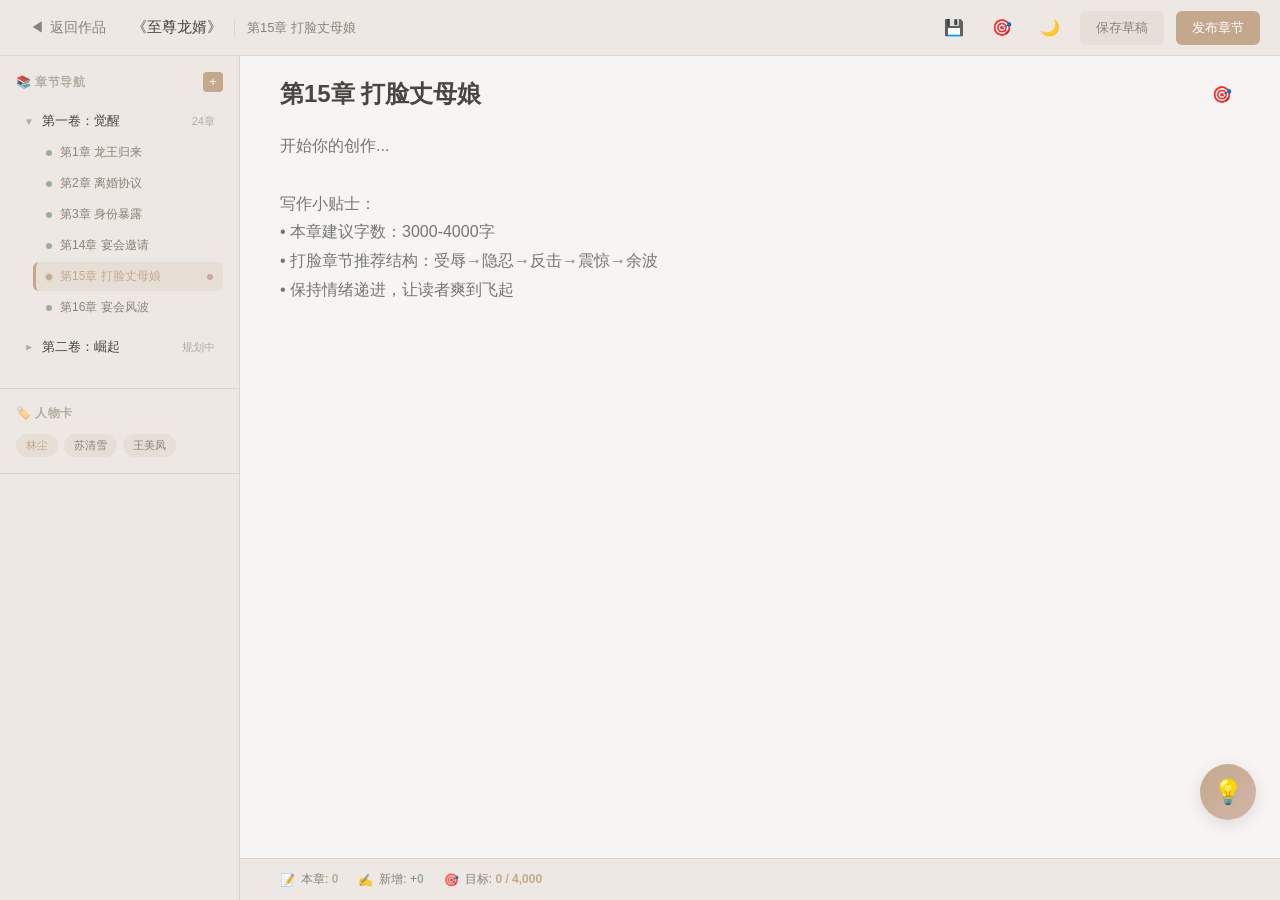
<file: editor-v3.html>
<!DOCTYPE html>
<html lang="zh-CN">
<head>
    <meta charset="UTF-8">
    <meta name="viewport" content="width=device-width, initial-scale=1.0">
    <title>写作工作台 - 网文助手</title>
    <style>
        * {
            margin: 0;
            padding: 0;
            box-sizing: border-box;
        }

        :root {
            --bg-primary: #F7F5F3;
            --bg-secondary: #EDE8E3;
            --bg-tertiary: #E5DFD8;
            --bg-card: #FAF8F6;
            --text-primary: #4A4541;
            --text-secondary: #8B8279;
            --text-muted: #B5ADA3;
            --accent-primary: #C4A88C;
            --accent-secondary: #D4B5A8;
            --accent-tertiary: #A8B5A0;
            --accent-warning: #D4A574;
            --accent-success: #9CAF94;
            --accent-danger: #D4A5A5;
            --border: #D9D3CC;
            --shadow: rgba(74, 69, 65, 0.08);
            --shadow-lg: rgba(74, 69, 65, 0.15);
            --highlight: rgba(196, 168, 140, 0.15);
        }

        [data-theme="dark"] {
            --bg-primary: #2D2A28;
            --bg-secondary: #3D3835;
            --bg-tertiary: #4A4541;
            --bg-card: #35312E;
            --text-primary: #E8E4E0;
            --text-secondary: #B5ADA3;
            --text-muted: #7A7269;
            --accent-primary: #D4B896;
            --accent-secondary: #E5C4B8;
            --accent-tertiary: #B8C4B0;
            --accent-warning: #E5B88A;
            --accent-success: #A8BFA0;
            --accent-danger: #E5A8A8;
            --border: #4A4541;
            --shadow: rgba(0, 0, 0, 0.3);
            --shadow-lg: rgba(0, 0, 0, 0.5);
            --highlight: rgba(212, 184, 150, 0.15);
        }

        body {
            font-family: -apple-system, BlinkMacSystemFont, "Segoe UI", Roboto, "Helvetica Neue", Arial, sans-serif;
            background: var(--bg-primary);
            color: var(--text-primary);
            height: 100vh;
            overflow: hidden;
            transition: background 0.3s ease, color 0.3s ease;
        }

        /* Header */
        .header {
            height: 56px;
            background: var(--bg-secondary);
            border-bottom: 1px solid var(--border);
            display: flex;
            align-items: center;
            justify-content: space-between;
            padding: 0 20px;
            flex-shrink: 0;
        }

        .header-left {
            display: flex;
            align-items: center;
            gap: 16px;
        }

        .back-btn {
            background: none;
            border: none;
            color: var(--text-secondary);
            cursor: pointer;
            font-size: 14px;
            display: flex;
            align-items: center;
            gap: 6px;
            padding: 6px 10px;
            border-radius: 6px;
            transition: all 0.2s;
        }

        .back-btn:hover {
            background: var(--bg-tertiary);
            color: var(--text-primary);
        }

        .novel-info {
            display: flex;
            align-items: center;
            gap: 12px;
        }

        .novel-title {
            font-size: 15px;
            font-weight: 500;
            color: var(--text-primary);
        }

        .chapter-name {
            font-size: 13px;
            color: var(--text-secondary);
            padding-left: 12px;
            border-left: 1px solid var(--border);
        }

        .header-right {
            display: flex;
            align-items: center;
            gap: 12px;
        }

        .icon-btn {
            width: 36px;
            height: 36px;
            border: none;
            background: transparent;
            color: var(--text-secondary);
            border-radius: 8px;
            cursor: pointer;
            display: flex;
            align-items: center;
            justify-content: center;
            transition: all 0.2s;
            font-size: 16px;
            position: relative;
        }

        .icon-btn:hover {
            background: var(--bg-tertiary);
            color: var(--text-primary);
        }

        .icon-btn .tooltip {
            position: absolute;
            bottom: -30px;
            left: 50%;
            transform: translateX(-50%);
            background: var(--text-primary);
            color: var(--bg-primary);
            padding: 4px 8px;
            border-radius: 4px;
            font-size: 11px;
            white-space: nowrap;
            opacity: 0;
            pointer-events: none;
            transition: opacity 0.2s;
        }

        .icon-btn:hover .tooltip {
            opacity: 1;
        }

        .btn-secondary {
            background: var(--bg-tertiary);
            color: var(--text-secondary);
            border: none;
            padding: 8px 16px;
            border-radius: 6px;
            font-size: 13px;
            cursor: pointer;
            transition: all 0.2s;
        }

        .btn-secondary:hover {
            background: var(--border);
            color: var(--text-primary);
        }

        .btn-primary {
            background: var(--accent-primary);
            color: white;
            border: none;
            padding: 8px 16px;
            border-radius: 6px;
            font-size: 13px;
            cursor: pointer;
            transition: all 0.2s;
        }

        .btn-primary:hover {
            opacity: 0.9;
            transform: translateY(-1px);
        }

        /* Main Layout */
        .main-container {
            display: flex;
            height: calc(100vh - 56px);
            overflow: hidden;
        }

        .main-container.focus-mode {
            height: 100vh;
        }

        .main-container.focus-mode .sidebar-left,
        .main-container.focus-mode .floating-ai-btn,
        .main-container.focus-mode .ai-panel,
        .main-container.focus-mode .header {
            display: none;
        }

        .main-container.focus-mode .editor-container {
            max-width: 900px;
            margin: 0 auto;
        }

        /* Left Sidebar */
        .sidebar-left {
            width: 240px;
            background: var(--bg-secondary);
            border-right: 1px solid var(--border);
            display: flex;
            flex-direction: column;
            overflow: hidden;
        }

        .sidebar-section {
            padding: 16px;
            border-bottom: 1px solid var(--border);
        }

        .sidebar-title {
            font-size: 12px;
            font-weight: 600;
            color: var(--text-muted);
            text-transform: uppercase;
            letter-spacing: 0.5px;
            margin-bottom: 12px;
            display: flex;
            align-items: center;
            justify-content: space-between;
        }

        .add-btn {
            width: 20px;
            height: 20px;
            border: none;
            background: var(--accent-primary);
            color: white;
            border-radius: 4px;
            cursor: pointer;
            font-size: 12px;
            display: flex;
            align-items: center;
            justify-content: center;
        }

        .volume-item {
            margin-bottom: 8px;
        }

        .volume-header {
            display: flex;
            align-items: center;
            gap: 8px;
            padding: 8px;
            border-radius: 6px;
            cursor: pointer;
            font-size: 13px;
            font-weight: 500;
            color: var(--text-primary);
        }

        .volume-header:hover {
            background: var(--bg-tertiary);
        }

        .volume-toggle {
            font-size: 10px;
            color: var(--text-muted);
            transition: transform 0.2s;
        }

        .volume-toggle.collapsed {
            transform: rotate(-90deg);
        }

        .chapter-list {
            padding-left: 20px;
        }

        .chapter-item {
            display: flex;
            align-items: center;
            gap: 8px;
            padding: 6px 10px;
            border-radius: 6px;
            cursor: pointer;
            font-size: 12px;
            color: var(--text-secondary);
            margin-bottom: 2px;
            transition: all 0.2s;
            position: relative;
        }

        .chapter-item:hover {
            background: var(--bg-tertiary);
            color: var(--text-primary);
        }

        .chapter-item.active {
            background: var(--highlight);
            color: var(--accent-primary);
            font-weight: 500;
            border-left: 3px solid var(--accent-primary);
            margin-left: -3px;
        }

        .chapter-item::before {
            content: "";
            width: 6px;
            height: 6px;
            border-radius: 50%;
            background: var(--accent-success);
        }

        .chapter-item.active::before {
            background: var(--accent-primary);
            box-shadow: 0 0 0 2px var(--highlight);
        }

        .chapter-item .dirty-dot {
            width: 6px;
            height: 6px;
            background: var(--accent-danger);
            border-radius: 50%;
            margin-left: auto;
            display: none;
        }

        .chapter-item.dirty .dirty-dot {
            display: block;
        }

        /* Center Editor */
        .editor-container {
            flex: 1;
            display: flex;
            flex-direction: column;
            background: var(--bg-primary);
            overflow: hidden;
            position: relative;
        }

        .editor-header {
            padding: 20px 40px 0;
            display: flex;
            align-items: center;
            justify-content: space-between;
        }

        .editor-title {
            flex: 1;
            border: none;
            background: transparent;
            font-size: 24px;
            font-weight: 600;
            color: var(--text-primary);
            outline: none;
        }

        .editor-title::placeholder {
            color: var(--text-muted);
        }

        .editor-actions {
            display: flex;
            gap: 8px;
        }

        .editor-content {
            flex: 1;
            padding: 20px 40px;
            overflow-y: auto;
        }

        .editor-textarea {
            width: 100%;
            min-height: 100%;
            border: none;
            background: transparent;
            font-size: 16px;
            line-height: 1.8;
            color: var(--text-primary);
            outline: none;
            resize: none;
            font-family: "PingFang SC", "Microsoft YaHei", sans-serif;
        }

        .editor-footer {
            padding: 12px 40px;
            background: var(--bg-secondary);
            border-top: 1px solid var(--border);
            display: flex;
            align-items: center;
            justify-content: space-between;
        }

        .stats {
            display: flex;
            align-items: center;
            gap: 20px;
            font-size: 12px;
            color: var(--text-secondary);
        }

        .stat-item {
            display: flex;
            align-items: center;
            gap: 6px;
        }

        .stat-value {
            font-weight: 600;
            color: var(--accent-primary);
        }

        .stat-value.new {
            color: var(--accent-success);
        }

        /* Floating AI Button */
        .floating-ai-btn {
            position: fixed;
            right: 24px;
            bottom: 80px;
            width: 56px;
            height: 56px;
            border-radius: 50%;
            background: linear-gradient(135deg, var(--accent-primary) 0%, var(--accent-secondary) 100%);
            border: none;
            color: white;
            font-size: 24px;
            cursor: pointer;
            box-shadow: 0 4px 16px var(--shadow-lg);
            transition: all 0.3s;
            z-index: 100;
            display: flex;
            align-items: center;
            justify-content: center;
        }

        .floating-ai-btn:hover {
            transform: scale(1.1);
            box-shadow: 0 6px 24px var(--shadow-lg);
        }

        .floating-ai-btn.has-suggestion {
            animation: pulse 2s infinite;
        }

        @keyframes pulse {
            0%, 100% { box-shadow: 0 4px 16px var(--shadow-lg); }
            50% { box-shadow: 0 4px 24px var(--accent-primary); }
        }

        .floating-ai-btn .badge {
            position: absolute;
            top: -2px;
            right: -2px;
            width: 18px;
            height: 18px;
            background: var(--accent-danger);
            border-radius: 50%;
            font-size: 10px;
            display: flex;
            align-items: center;
            justify-content: center;
        }

        /* AI Panel */
        .ai-panel {
            position: fixed;
            right: 24px;
            bottom: 150px;
            width: 380px;
            max-height: 70vh;
            background: var(--bg-card);
            border-radius: 16px;
            box-shadow: 0 8px 32px var(--shadow-lg);
            border: 1px solid var(--border);
            z-index: 101;
            display: none;
            flex-direction: column;
            overflow: hidden;
        }

        .ai-panel.active {
            display: flex;
        }

        .ai-panel-header {
            padding: 16px 20px;
            background: var(--bg-tertiary);
            border-bottom: 1px solid var(--border);
            display: flex;
            align-items: center;
            justify-content: space-between;
        }

        .ai-panel-title {
            font-size: 14px;
            font-weight: 600;
            color: var(--text-primary);
            display: flex;
            align-items: center;
            gap: 8px;
        }

        .ai-panel-close {
            background: none;
            border: none;
            color: var(--text-secondary);
            font-size: 18px;
            cursor: pointer;
            padding: 4px;
        }

        .ai-panel-tabs {
            display: flex;
            gap: 4px;
            padding: 12px 16px;
            border-bottom: 1px solid var(--border);
            background: var(--bg-secondary);
        }

        .ai-tab {
            flex: 1;
            padding: 8px 12px;
            border: none;
            background: transparent;
            color: var(--text-secondary);
            font-size: 12px;
            cursor: pointer;
            border-radius: 6px;
            transition: all 0.2s;
        }

        .ai-tab:hover {
            background: var(--bg-tertiary);
            color: var(--text-primary);
        }

        .ai-tab.active {
            background: var(--accent-primary);
            color: white;
        }

        .ai-panel-content {
            flex: 1;
            overflow-y: auto;
            padding: 16px;
        }

        .ai-panel-section {
            display: none;
        }

        .ai-panel-section.active {
            display: block;
        }

        /* Diagnosis Cards */
        .diagnosis-card {
            background: var(--bg-primary);
            border-radius: 12px;
            padding: 16px;
            margin-bottom: 12px;
            border: 1px solid var(--border);
        }

        .diagnosis-header {
            display: flex;
            align-items: center;
            gap: 8px;
            margin-bottom: 12px;
        }

        .diagnosis-icon {
            width: 32px;
            height: 32px;
            border-radius: 8px;
            display: flex;
            align-items: center;
            justify-content: center;
            font-size: 16px;
        }

        .diagnosis-icon.structure {
            background: var(--highlight);
            color: var(--accent-primary);
        }

        .diagnosis-icon.emotion {
            background: rgba(212, 181, 168, 0.2);
            color: var(--accent-secondary);
        }

        .diagnosis-icon.pacing {
            background: rgba(168, 181, 160, 0.2);
            color: var(--accent-tertiary);
        }

        .diagnosis-title {
            font-size: 13px;
            font-weight: 600;
            color: var(--text-primary);
        }

        .diagnosis-status {
            font-size: 11px;
            padding: 2px 8px;
            border-radius: 10px;
            margin-left: auto;
        }

        .diagnosis-status.good {
            background: rgba(156, 175, 148, 0.2);
            color: var(--accent-success);
        }

        .diagnosis-status.warning {
            background: rgba(212, 165, 116, 0.2);
            color: var(--accent-warning);
        }

        .diagnosis-content {
            font-size: 12px;
            color: var(--text-secondary);
            line-height: 1.6;
        }

        /* Structure Progress */
        .structure-progress {
            display: flex;
            gap: 4px;
            margin-top: 12px;
        }

        .structure-step {
            flex: 1;
            height: 6px;
            background: var(--border);
            border-radius: 3px;
            position: relative;
        }

        .structure-step.completed {
            background: var(--accent-success);
        }

        .structure-step.current {
            background: var(--accent-primary);
            animation: pulse-step 2s infinite;
        }

        @keyframes pulse-step {
            0%, 100% { opacity: 1; }
            50% { opacity: 0.6; }
        }

        .structure-step::after {
            content: attr(data-label);
            position: absolute;
            top: 10px;
            left: 50%;
            transform: translateX(-50%);
            font-size: 10px;
            color: var(--text-muted);
            white-space: nowrap;
        }

        /* Emotion Chart */
        .emotion-chart {
            height: 80px;
            margin-top: 12px;
            position: relative;
            background: var(--bg-secondary);
            border-radius: 8px;
            padding: 8px;
        }

        .emotion-line {
            position: absolute;
            bottom: 8px;
            left: 8px;
            right: 8px;
            height: 60px;
        }

        .emotion-curve {
            width: 100%;
            height: 100%;
        }

        .emotion-labels {
            display: flex;
            justify-content: space-between;
            margin-top: 4px;
            font-size: 10px;
            color: var(--text-muted);
        }

        /* Template Cards */
        .template-card {
            background: var(--bg-primary);
            border: 1px solid var(--border);
            border-radius: 10px;
            padding: 14px;
            margin-bottom: 10px;
            cursor: pointer;
            transition: all 0.2s;
        }

        .template-card:hover {
            border-color: var(--accent-primary);
            transform: translateX(2px);
        }

        .template-title {
            font-size: 13px;
            font-weight: 600;
            color: var(--text-primary);
            margin-bottom: 6px;
            display: flex;
            align-items: center;
            gap: 6px;
        }

        .template-desc {
            font-size: 11px;
            color: var(--text-secondary);
            line-height: 1.5;
        }

        .template-structure {
            display: flex;
            gap: 4px;
            margin-top: 10px;
            flex-wrap: wrap;
        }

        .template-step {
            font-size: 10px;
            padding: 3px 8px;
            background: var(--bg-tertiary);
            color: var(--text-secondary);
            border-radius: 4px;
        }

        /* Word Distribution */
        .word-dist {
            margin-top: 12px;
        }

        .dist-bar {
            display: flex;
            height: 24px;
            border-radius: 6px;
            overflow: hidden;
            margin-bottom: 8px;
        }

        .dist-segment {
            display: flex;
            align-items: center;
            justify-content: center;
            font-size: 10px;
            color: white;
            font-weight: 500;
        }

        .dist-segment.begin { background: var(--accent-primary); }
        .dist-segment.middle { background: var(--accent-secondary); }
        .dist-segment.end { background: var(--accent-tertiary); }

        .dist-labels {
            display: flex;
            justify-content: space-between;
            font-size: 11px;
            color: var(--text-muted);
        }

        /* Writer Block Help */
        .block-help {
            background: linear-gradient(135deg, var(--accent-primary) 0%, var(--accent-secondary) 100%);
            color: white;
            padding: 16px;
            border-radius: 12px;
            margin-bottom: 12px;
        }

        .block-help-title {
            font-size: 13px;
            font-weight: 600;
            margin-bottom: 8px;
            display: flex;
            align-items: center;
            gap: 6px;
        }

        .block-help-text {
            font-size: 12px;
            opacity: 0.9;
            margin-bottom: 12px;
            line-height: 1.5;
        }

        .block-help-actions {
            display: flex;
            gap: 8px;
            flex-wrap: wrap;
        }

        .block-help-btn {
            padding: 6px 12px;
            border: none;
            background: rgba(255,255,255,0.2);
            color: white;
            border-radius: 6px;
            font-size: 11px;
            cursor: pointer;
            transition: all 0.2s;
        }

        .block-help-btn:hover {
            background: rgba(255,255,255,0.3);
        }

        /* Quick Actions in Panel */
        .quick-actions-compact {
            display: grid;
            grid-template-columns: repeat(4, 1fr);
            gap: 8px;
            margin-top: 12px;
        }

        .quick-action-btn {
            padding: 10px;
            border: 1px solid var(--border);
            background: var(--bg-primary);
            border-radius: 8px;
            font-size: 11px;
            color: var(--text-secondary);
            cursor: pointer;
            transition: all 0.2s;
            display: flex;
            flex-direction: column;
            align-items: center;
            gap: 4px;
        }

        .quick-action-btn:hover {
            border-color: var(--accent-primary);
            color: var(--accent-primary);
        }

        .quick-action-btn .icon {
            font-size: 16px;
        }

        /* Scrollbar */
        ::-webkit-scrollbar {
            width: 6px;
            height: 6px;
        }

        ::-webkit-scrollbar-track {
            background: transparent;
        }

        ::-webkit-scrollbar-thumb {
            background: var(--border);
            border-radius: 3px;
        }

        ::-webkit-scrollbar-thumb:hover {
            background: var(--text-muted);
        }

        /* Modals */
        .modal-overlay {
            position: fixed;
            top: 0;
            left: 0;
            right: 0;
            bottom: 0;
            background: rgba(0, 0, 0, 0.5);
            display: none;
            align-items: center;
            justify-content: center;
            z-index: 1000;
        }

        .modal-overlay.active {
            display: flex;
        }

        .modal {
            background: var(--bg-card);
            border-radius: 12px;
            padding: 24px;
            min-width: 400px;
            max-width: 90vw;
            box-shadow: 0 20px 60px var(--shadow-lg);
        }

        .modal-title {
            font-size: 16px;
            font-weight: 600;
            margin-bottom: 16px;
            color: var(--text-primary);
        }

        .modal-content {
            font-size: 14px;
            color: var(--text-secondary);
            margin-bottom: 20px;
            line-height: 1.6;
        }

        .modal-actions {
            display: flex;
            gap: 12px;
            justify-content: flex-end;
        }

        .modal-btn {
            padding: 8px 16px;
            border: none;
            border-radius: 6px;
            font-size: 13px;
            cursor: pointer;
            transition: all 0.2s;
        }

        .modal-btn.primary {
            background: var(--accent-primary);
            color: white;
        }

        .modal-btn.secondary {
            background: var(--bg-tertiary);
            color: var(--text-secondary);
        }

        .modal-btn:hover {
            opacity: 0.9;
        }

        /* Toast */
        .toast {
            position: fixed;
            bottom: 80px;
            left: 50%;
            transform: translateX(-50%);
            background: var(--text-primary);
            color: var(--bg-primary);
            padding: 10px 20px;
            border-radius: 8px;
            font-size: 13px;
            box-shadow: 0 4px 12px var(--shadow-lg);
            opacity: 0;
            pointer-events: none;
            transition: all 0.3s;
            z-index: 2000;
        }

        .toast.active {
            opacity: 1;
            transform: translateX(-50%) translateY(-10px);
        }

        /* Template Detail Modal */
        .template-detail-content {
            max-height: 60vh;
            overflow-y: auto;
        }

        .template-structure-detail {
            background: var(--bg-primary);
            border-radius: 8px;
            padding: 12px;
            margin: 12px 0;
        }

        .template-step-detail {
            display: flex;
            gap: 12px;
            padding: 10px 0;
            border-bottom: 1px solid var(--border);
        }

        .template-step-detail:last-child {
            border-bottom: none;
        }

        .template-step-num {
            width: 24px;
            height: 24px;
            background: var(--accent-primary);
            color: white;
            border-radius: 50%;
            display: flex;
            align-items: center;
            justify-content: center;
            font-size: 11px;
            font-weight: 600;
            flex-shrink: 0;
        }

        .template-step-content {
            flex: 1;
        }

        .template-step-title {
            font-size: 13px;
            font-weight: 500;
            color: var(--text-primary);
            margin-bottom: 4px;
        }

        .template-step-desc {
            font-size: 11px;
            color: var(--text-secondary);
            line-height: 1.4;
        }

        /* Responsive */
        @media (max-width: 992px) {
            .sidebar-left {
                width: 200px;
            }
        }

        @media (max-width: 768px) {
            .sidebar-left {
                display: none;
            }
            .editor-content {
                padding: 16px 20px;
            }
            .editor-header {
                padding: 16px 20px 0;
            }
            .ai-panel {
                width: calc(100vw - 48px);
                right: 24px;
                left: 24px;
            }
        }
    </style>
</head>
<body data-theme="light">
    <!-- Header -->
    <header class="header">
        <div class="header-left">
            <button class="back-btn" onclick="goBack()">
                <span>◀</span>
                <span>返回作品</span>
            </button>
            <div class="novel-info">
                <span class="novel-title">《至尊龙婿》</span>
                <span class="chapter-name" id="headerChapterName">第15章 打脸丈母娘</span>
            </div>
        </div>
        <div class="header-right">
            <button class="icon-btn" title="保存" onclick="saveContent()">
                💾
                <span class="tooltip">保存 Ctrl+S</span>
            </button>
            <button class="icon-btn" title="专注模式" onclick="toggleFocusMode()">
                🎯
                <span class="tooltip">专注模式</span>
            </button>
            <button class="icon-btn" title="切换主题" onclick="toggleTheme()">
                🌙
                <span class="tooltip" id="themeTooltip">切换深色</span>
            </button>
            <button class="btn-secondary" onclick="saveDraft()">保存草稿</button>
            <button class="btn-primary" onclick="publishChapter()">发布章节</button>
        </div>
    </header>

    <!-- Main Container -->
    <div class="main-container" id="mainContainer">
        <!-- Left Sidebar -->
        <aside class="sidebar-left">
            <div class="sidebar-section">
                <div class="sidebar-title">
                    <span>📚 章节导航</span>
                    <button class="add-btn">+</button>
                </div>

                <div class="volume-item">
                    <div class="volume-header" onclick="toggleVolume(this)">
                        <span class="volume-toggle">▼</span>
                        <span>第一卷：觉醒</span>
                        <span style="margin-left: auto; font-size: 11px; color: var(--text-muted);">24章</span>
                    </div>
                    <div class="chapter-list">
                        <div class="chapter-item" data-chapter="1" onclick="switchChapter(1)">
                            第1章 龙王归来
                            <span class="dirty-dot"></span>
                        </div>
                        <div class="chapter-item" data-chapter="2" onclick="switchChapter(2)">
                            第2章 离婚协议
                            <span class="dirty-dot"></span>
                        </div>
                        <div class="chapter-item" data-chapter="3" onclick="switchChapter(3)">
                            第3章 身份暴露
                            <span class="dirty-dot"></span>
                        </div>
                        <div class="chapter-item" data-chapter="14" onclick="switchChapter(14)">
                            第14章 宴会邀请
                            <span class="dirty-dot"></span>
                        </div>
                        <div class="chapter-item active dirty" data-chapter="15" onclick="switchChapter(15)">
                            第15章 打脸丈母娘
                            <span class="dirty-dot"></span>
                        </div>
                        <div class="chapter-item" data-chapter="16" onclick="switchChapter(16)">
                            第16章 宴会风波
                            <span class="dirty-dot"></span>
                        </div>
                    </div>
                </div>

                <div class="volume-item">
                    <div class="volume-header" onclick="toggleVolume(this)">
                        <span class="volume-toggle collapsed">▼</span>
                        <span>第二卷：崛起</span>
                        <span style="margin-left: auto; font-size: 11px; color: var(--text-muted);">规划中</span>
                    </div>
                    <div class="chapter-list" style="display: none;">
                        <div class="chapter-item" style="opacity: 0.5;">
                            第25章 待添加
                            <span class="dirty-dot"></span>
                        </div>
                    </div>
                </div>
            </div>

            <div class="sidebar-section">
                <div class="sidebar-title">
                    <span>🏷️ 人物卡</span>
                </div>
                <div style="display: flex; flex-wrap: wrap; gap: 6px;">
                    <span style="background: var(--highlight); color: var(--accent-primary); padding: 4px 10px; border-radius: 12px; font-size: 11px; cursor: pointer;">林尘</span>
                    <span style="background: var(--bg-tertiary); color: var(--text-secondary); padding: 4px 10px; border-radius: 12px; font-size: 11px; cursor: pointer;">苏清雪</span>
                    <span style="background: var(--bg-tertiary); color: var(--text-secondary); padding: 4px 10px; border-radius: 12px; font-size: 11px; cursor: pointer;">王美凤</span>
                </div>
            </div>
        </aside>

        <!-- Center Editor -->
        <main class="editor-container">
            <div class="editor-header">
                <input type="text" class="editor-title" id="chapterTitle" value="第15章 打脸丈母娘" placeholder="输入章节标题...">
                <div class="editor-actions">
                    <button class="icon-btn" onclick="toggleFocusMode()" title="进入专注模式">🎯</button>
                </div>
            </div>
            <div class="editor-content">
                <textarea class="editor-textarea" id="editor" placeholder="开始你的创作...

写作小贴士：
• 本章建议字数：3000-4000字
• 打脸章节推荐结构：受辱→隐忍→反击→震惊→余波
• 保持情绪递进，让读者爽到飞起"></textarea>
            </div>
            <div class="editor-footer">
                <div class="stats">
                    <div class="stat-item">
                        <span>📝</span>
                        <span>本章: <span class="stat-value" id="wordCountTotal">0</span></span>
                    </div>
                    <div class="stat-item">
                        <span>✍️</span>
                        <span>新增: +<span class="stat-value new" id="wordCountNew">0</span></span>
                    </div>
                    <div class="stat-item">
                        <span>🎯</span>
                        <span>目标: <span class="stat-value">0 / 4,000</span></span>
                    </div>
                </div>
            </div>
        </main>
    </div>

    <!-- Floating AI Button -->
    <button class="floating-ai-btn" id="aiBtn" onclick="toggleAIPanel()">
        💡
        <span class="badge" id="aiBadge" style="display: none;">1</span>
    </button>

    <!-- AI Panel -->
    <div class="ai-panel" id="aiPanel">
        <div class="ai-panel-header">
            <div class="ai-panel-title">
                <span>🔍</span>
                <span>本章诊断</span>
            </div>
            <button class="ai-panel-close" onclick="toggleAIPanel()">×</button>
        </div>

        <div class="ai-panel-tabs">
            <button class="ai-tab active" onclick="switchAITab('diagnosis')">诊断分析</button>
            <button class="ai-tab" onclick="switchAITab('templates')">结构模板</button>
            <button class="ai-tab" onclick="switchAITab('tools')">快捷工具</button>
        </div>

        <div class="ai-panel-content">
            <!-- Diagnosis Tab -->
            <div class="ai-panel-section active" id="ai-diagnosis">
                <!-- Structure Diagnosis -->
                <div class="diagnosis-card">
                    <div class="diagnosis-header">
                        <div class="diagnosis-icon structure">📐</div>
                        <div class="diagnosis-title">结构完整性</div>
                        <div class="diagnosis-status warning">进行中</div>
                    </div>
                    <div class="diagnosis-content">
                        检测到本章正在构建"打脸"结构。建议按照以下节奏推进：
                    </div>
                    <div class="structure-progress">
                        <div class="structure-step completed" data-label="受辱"></div>
                        <div class="structure-step current" data-label="隐忍"></div>
                        <div class="structure-step" data-label="反击"></div>
                        <div class="structure-step" data-label="震惊"></div>
                        <div class="structure-step" data-label="余波"></div>
                    </div>
                </div>

                <!-- Emotion Diagnosis -->
                <div class="diagnosis-card">
                    <div class="diagnosis-header">
                        <div class="diagnosis-icon emotion">📈</div>
                        <div class="diagnosis-title">情绪曲线</div>
                        <div class="diagnosis-status warning">待提升</div>
                    </div>
                    <div class="diagnosis-content">
                        当前情绪以压抑为主，建议在后续段落加入更强的情绪反差，形成爽点爆发。
                    </div>
                    <div class="emotion-chart">
                        <svg class="emotion-curve" viewBox="0 0 300 60">
                            <path d="M0,50 Q50,50 75,45 T150,40 T225,35 T300,30"
                                  stroke="var(--accent-primary)"
                                  stroke-width="2"
                                  fill="none"/>
                            <circle cx="75" cy="45" r="3" fill="var(--accent-primary)"/>
                            <circle cx="150" cy="40" r="3" fill="var(--accent-primary)"/>
                            <text x="150" y="15" text-anchor="middle" font-size="10" fill="var(--text-muted)">建议在此处设置爽点爆发</text>
                        </svg>
                    </div>
                    <div class="emotion-labels">
                        <span>压抑</span>
                        <span>当前位置</span>
                        <span>建议爆发点</span>
                    </div>
                </div>

                <!-- Pacing Diagnosis -->
                <div class="diagnosis-card">
                    <div class="diagnosis-header">
                        <div class="diagnosis-icon pacing">⚡</div>
                        <div class="diagnosis-title">字数分布</div>
                        <div class="diagnosis-status good">良好</div>
                    </div>
                    <div class="diagnosis-content">
                        当前字数分布合理，开头铺垫充分。建议控制反击段落不超过800字，保持节奏紧凑。
                    </div>
                    <div class="word-dist">
                        <div class="dist-bar">
                            <div class="dist-segment begin" style="width: 35%">35%</div>
                            <div class="dist-segment middle" style="width: 45%">45%</div>
                            <div class="dist-segment end" style="width: 20%">20%</div>
                        </div>
                        <div class="dist-labels">
                            <span>开头铺垫</span>
                            <span>冲突升级</span>
                            <span>收尾</span>
                        </div>
                    </div>
                </div>
            </div>

            <!-- Templates Tab -->
            <div class="ai-panel-section" id="ai-templates">
                <div class="diagnosis-card">
                    <div class="diagnosis-header">
                        <div class="diagnosis-icon structure">📚</div>
                        <div class="diagnosis-title">推荐结构模板</div>
                    </div>
                    <div class="diagnosis-content" style="margin-bottom: 12px;">
                        基于本章类型，推荐以下结构模板。点击可查看详细框架：
                    </div>
                </div>

                <div class="template-card" onclick="showTemplateDetail('face-slapping')">
                    <div class="template-title">
                        <span>🔥</span>
                        经典打脸结构（5步法）
                    </div>
                    <div class="template-desc">
                        适用于身份反转、实力碾压类场景，让读者爽到飞起的经典套路
                    </div>
                    <div class="template-structure">
                        <span class="template-step">受辱</span>
                        <span class="template-step">隐忍</span>
                        <span class="template-step">反击</span>
                        <span class="template-step">震惊</span>
                        <span class="template-step">余波</span>
                    </div>
                </div>

                <div class="template-card" onclick="showTemplateDetail('suspense')">
                    <div class="template-title">
                        <span>🎭</span>
                        悬念揭晓结构
                    </div>
                    <div class="template-desc">
                        适合伏笔回收、真相大白类场景，层层递进制造反转
                    </div>
                    <div class="template-structure">
                        <span class="template-step">铺垫</span>
                        <span class="template-step">暗示</span>
                        <span class="template-step">揭晓</span>
                        <span class="template-step">影响</span>
                    </div>
                </div>

                <div class="template-card" onclick="showTemplateDetail('emotional')">
                    <div class="template-title">
                        <span>💔</span>
                        情感爆发结构
                    </div>
                    <div class="template-desc">
                        适合情感线高潮，让读者共情落泪的情感释放节奏
                    </div>
                    <div class="template-structure">
                        <span class="template-step">压抑</span>
                        <span class="template-step">触动</span>
                        <span class="template-step">释放</span>
                        <span class="template-step">余韵</span>
                    </div>
                </div>
            </div>

            <!-- Tools Tab -->
            <div class="ai-panel-section" id="ai-tools">
                <div class="quick-actions-compact">
                    <button class="quick-action-btn" onclick="insertText('【】')">
                        <span class="icon">「」</span>
                        <span>对话</span>
                    </button>
                    <button class="quick-action-btn" onclick="insertText('（）')">
                        <span class="icon">()</span>
                        <span>心理</span>
                    </button>
                    <button class="quick-action-btn" onclick="generateName('char')">
                        <span class="icon">👤</span>
                        <span>人名</span>
                    </button>
                    <button class="quick-action-btn" onclick="generateName('place')">
                        <span class="icon">📍</span>
                        <span>地名</span>
                    </button>
                </div>

                <div class="diagnosis-card" style="margin-top: 16px;">
                    <div class="diagnosis-header">
                        <div class="diagnosis-icon structure">📝</div>
                        <div class="diagnosis-title">快捷插入</div>
                    </div>
                    <div class="diagnosis-content">
                        常用描写素材库（开发中）
                    </div>
                </div>
            </div>
        </div>
    </div>

    <!-- Writer's Block Modal -->
    <div class="modal-overlay" id="blockModal">
        <div class="modal">
            <div class="modal-title">🤔 检测到卡文</div>
            <div class="modal-content">
                你已经5分钟没有输入了，需要一些帮助吗？
            </div>
            <div class="modal-actions">
                <button class="modal-btn secondary" onclick="dismissBlock()">继续思考</button>
                <button class="modal-btn primary" onclick="openBlockHelp()">查看建议</button>
            </div>
        </div>
    </div>

    <!-- Template Detail Modal -->
    <div class="modal-overlay" id="templateModal">
        <div class="modal" style="min-width: 500px;">
            <div class="modal-title" id="templateModalTitle">结构模板详情</div>
            <div class="template-detail-content" id="templateModalContent">
                <!-- Dynamic content -->
            </div>
            <div class="modal-actions">
                <button class="modal-btn secondary" onclick="closeTemplateModal()">关闭</button>
            </div>
        </div>
    </div>

    <!-- Unsaved Changes Modal -->
    <div class="modal-overlay" id="unsavedModal">
        <div class="modal">
            <div class="modal-title">⚠️ 有未保存的修改</div>
            <div class="modal-content">
                当前章节有未保存的内容，切换前是否保存？
            </div>
            <div class="modal-actions">
                <button class="modal-btn secondary" onclick="cancelSwitch()">取消</button>
                <button class="modal-btn secondary" onclick="discardAndSwitch()">放弃修改</button>
                <button class="modal-btn primary" onclick="saveAndSwitch()">保存并切换</button>
            </div>
        </div>
    </div>

    <!-- Toast -->
    <div class="toast" id="toast"></div>

    <script>
        // State
        let currentChapter = 15;
        let isDirty = false;
        let originalContent = '';
        let pendingChapter = null;
        let wordCountAtOpen = 0;
        let lastInputTime = Date.now();
        let blockCheckInterval;
        let isBlockModalShown = false;

        // Initialize
        document.addEventListener('DOMContentLoaded', function() {
            const editor = document.getElementById('editor');
            originalContent = editor.value;
            wordCountAtOpen = countWords(editor.value);

            // Start block detection
            startBlockDetection();

            // Auto-save every 30 seconds
            setInterval(() => {
                if (isDirty) {
                    console.log('Auto-saved at', new Date().toLocaleTimeString());
                    showToast('已自动保存');
                }
            }, 30000);
        });

        // Block Detection
        function startBlockDetection() {
            blockCheckInterval = setInterval(() => {
                if (isBlockModalShown) return;

                const idleTime = Date.now() - lastInputTime;
                const content = document.getElementById('editor').value;

                // Trigger after 5 minutes of idle and has content
                if (idleTime > 5 * 60 * 1000 && content.length > 100) {
                    showBlockModal();
                }
            }, 10000); // Check every 10 seconds
        }

        function showBlockModal() {
            isBlockModalShown = true;
            document.getElementById('blockModal').classList.add('active');
        }

        function dismissBlock() {
            document.getElementById('blockModal').classList.remove('active');
            lastInputTime = Date.now(); // Reset timer
            isBlockModalShown = false;
        }

        function openBlockHelp() {
            dismissBlock();
            toggleAIPanel();
            switchAITab('templates');
            showToast('已为你推荐结构模板');
        }

        // Word Count
        function countWords(text) {
            const cnCount = (text.match(/[\u4e00-\u9fa5]/g) || []).length;
            const enCount = (text.match(/[a-zA-Z]+/g) || []).length;
            return cnCount + enCount;
        }

        const editor = document.getElementById('editor');
        const wordCountTotalEl = document.getElementById('wordCountTotal');
        const wordCountNewEl = document.getElementById('wordCountNew');

        editor.addEventListener('input', function() {
            const text = this.value;
            const total = countWords(text);
            const newWords = Math.max(0, total - wordCountAtOpen);

            wordCountTotalEl.textContent = total.toLocaleString();
            wordCountNewEl.textContent = newWords.toLocaleString();

            // Update last input time
            lastInputTime = Date.now();

            // Mark as dirty
            if (text !== originalContent) {
                if (!isDirty) {
                    isDirty = true;
                    document.querySelector('.chapter-item.active').classList.add('dirty');
                }
            } else {
                isDirty = false;
                document.querySelector('.chapter-item.active').classList.remove('dirty');
            }

            // Simulate AI suggestion availability
            if (total > 500 && newWords > 200) {
                document.getElementById('aiBtn').classList.add('has-suggestion');
                document.getElementById('aiBadge').style.display = 'flex';
            }
        });

        // AI Panel
        function toggleAIPanel() {
            const panel = document.getElementById('aiPanel');
            panel.classList.toggle('active');
        }

        function switchAITab(tab) {
            document.querySelectorAll('.ai-tab').forEach(el => el.classList.remove('active'));
            document.querySelectorAll('.ai-panel-section').forEach(el => el.classList.remove('active'));

            event.target.classList.add('active');
            document.getElementById(`ai-${tab}`).classList.add('active');
        }

        // Template Detail
        const templates = {
            'face-slapping': {
                title: '🔥 经典打脸结构（5步法）',
                steps: [
                    { title: '受辱', desc: '主角被反派羞辱/贬低，建立冲突。让读者产生共情和愤怒。建议500-800字。' },
                    { title: '隐忍', desc: '主角表面退让，实则暗中准备。埋下反击的伏笔，增加期待感。建议300-500字。' },
                    { title: '反击', desc: '主角亮出底牌，一击致命。高潮部分，要写得爽快直接。建议600-1000字。' },
                    { title: '震惊', desc: '反派和围观者的反应。通过他人视角衬托主角的强大。建议400-600字。' },
                    { title: '余波', desc: '事件的影响和后续发展。为下一章铺垫，保持连续性。建议300-500字。' }
                ]
            },
            'suspense': {
                title: '🎭 悬念揭晓结构',
                steps: [
                    { title: '铺垫', desc: '回顾之前的伏笔和线索，让读者想起悬念的存在。' },
                    { title: '暗示', desc: '通过细节暗示真相即将揭晓，增加紧张感。' },
                    { title: '揭晓', desc: '真相大白的关键时刻，要有冲击力。' },
                    { title: '影响', desc: '真相揭露后的连锁反应，人物关系的变化。' }
                ]
            },
            'emotional': {
                title: '💔 情感爆发结构',
                steps: [
                    { title: '压抑', desc: '情感的积累阶段，让读者感受到角色的痛苦。' },
                    { title: '触动', desc: '触发情感爆发的关键事件或话语。' },
                    { title: '释放', desc: '情感宣泄的高潮，可以是哭泣、怒吼或表白。' },
                    { title: '余韵', desc: '爆发后的平静，情感的沉淀和关系的转变。' }
                ]
            }
        };

        function showTemplateDetail(templateId) {
            const template = templates[templateId];
            if (!template) return;

            document.getElementById('templateModalTitle').textContent = template.title;

            let stepsHtml = '<div class="template-structure-detail">';
            template.steps.forEach((step, index) => {
                stepsHtml += `
                    <div class="template-step-detail">
                        <div class="template-step-num">${index + 1}</div>
                        <div class="template-step-content">
                            <div class="template-step-title">${step.title}</div>
                            <div class="template-step-desc">${step.desc}</div>
                        </div>
                    </div>
                `;
            });
            stepsHtml += '</div>';

            document.getElementById('templateModalContent').innerHTML = stepsHtml;
            document.getElementById('templateModal').classList.add('active');
        }

        function closeTemplateModal() {
            document.getElementById('templateModal').classList.remove('active');
        }

        // Insert Text
        function insertText(text) {
            const start = editor.selectionStart;
            const end = editor.selectionEnd;
            const value = editor.value;

            editor.value = value.substring(0, start) + text + value.substring(end);
            editor.focus();

            const newPos = start + (text.includes('【') || text.includes('（') ? 1 : Math.floor(text.length / 2));
            editor.setSelectionRange(newPos, newPos);

            editor.dispatchEvent(new Event('input'));
        }

        // Generate Name
        function generateName(type) {
            const names = {
                char: ['林尘', '苏清雪', '萧战', '叶凡', '秦羽', '韩立'],
                place: ['苍玄大陆', '天元城', '青云宗', '万妖山脉']
            };

            const list = names[type] || names.char;
            const name = list[Math.floor(Math.random() * list.length)];

            insertText(name);
            showToast(`已生成：${name}`);
        }

        // Theme Toggle
        function toggleTheme() {
            const body = document.body;
            const currentTheme = body.getAttribute('data-theme');
            const newTheme = currentTheme === 'light' ? 'dark' : 'light';
            body.setAttribute('data-theme', newTheme);
        }

        // Volume Toggle
        function toggleVolume(header) {
            const toggle = header.querySelector('.volume-toggle');
            const list = header.nextElementSibling;

            if (list.style.display === 'none') {
                list.style.display = 'block';
                toggle.classList.remove('collapsed');
            } else {
                list.style.display = 'none';
                toggle.classList.add('collapsed');
            }
        }

        // Chapter Switch
        function switchChapter(chapterId) {
            if (isDirty && chapterId !== currentChapter) {
                pendingChapter = chapterId;
                document.getElementById('unsavedModal').classList.add('active');
                return;
            }

            doSwitchChapter(chapterId);
        }

        function doSwitchChapter(chapterId) {
            document.querySelector('.chapter-item.active').classList.remove('active');
            const newChapterEl = document.querySelector(`.chapter-item[data-chapter="${chapterId}"]`);
            newChapterEl.classList.add('active');

            currentChapter = chapterId;
            isDirty = false;

            const titles = {
                1: '第1章 龙王归来',
                2: '第2章 离婚协议',
                3: '第3章 身份暴露',
                14: '第14章 宴会邀请',
                15: '第15章 打脸丈母娘',
                16: '第16章 宴会风波'
            };

            document.getElementById('chapterTitle').value = titles[chapterId] || `第${chapterId}章`;
            document.getElementById('headerChapterName').textContent = titles[chapterId] || `第${chapterId}章`;

            wordCountAtOpen = countWords(editor.value);
            wordCountNewEl.textContent = '0';

            showToast(`已切换到${titles[chapterId]}`);
        }

        function cancelSwitch() {
            document.getElementById('unsavedModal').classList.remove('active');
            pendingChapter = null;
        }

        function discardAndSwitch() {
            document.getElementById('unsavedModal').classList.remove('active');
            document.querySelector('.chapter-item.active').classList.remove('dirty');
            isDirty = false;
            if (pendingChapter) {
                doSwitchChapter(pendingChapter);
                pendingChapter = null;
            }
        }

        function saveAndSwitch() {
            saveContent();
            document.getElementById('unsavedModal').classList.remove('active');
            if (pendingChapter) {
                doSwitchChapter(pendingChapter);
                pendingChapter = null;
            }
        }

        // Save & Publish
        function saveContent() {
            originalContent = editor.value;
            isDirty = false;
            document.querySelector('.chapter-item.active').classList.remove('dirty');
            showToast('保存成功');
        }

        function saveDraft() {
            saveContent();
        }

        function publishChapter() {
            saveContent();
            showToast('章节已发布，进入审核流程');
        }

        // Focus Mode
        function toggleFocusMode() {
            const container = document.getElementById('mainContainer');
            container.classList.toggle('focus-mode');

            if (container.classList.contains('focus-mode')) {
                showToast('已进入专注模式，按 Esc 退出');
                editor.focus();
            }
        }

        // Go Back
        function goBack() {
            if (isDirty) {
                pendingChapter = 'back';
                document.getElementById('unsavedModal').classList.add('active');
                return;
            }
            showToast('返回作品列表');
        }

        // Toast
        function showToast(message) {
            const toast = document.getElementById('toast');
            toast.textContent = message;
            toast.classList.add('active');

            setTimeout(() => {
                toast.classList.remove('active');
            }, 3000);
        }

        // Keyboard Shortcuts
        document.addEventListener('keydown', function(e) {
            if ((e.ctrlKey || e.metaKey) && e.key === 's') {
                e.preventDefault();
                saveContent();
            }

            if (e.key === 'Escape') {
                const container = document.getElementById('mainContainer');
                if (container.classList.contains('focus-mode')) {
                    container.classList.remove('focus-mode');
                } else {
                    document.getElementById('aiPanel').classList.remove('active');
                    document.getElementById('unsavedModal').classList.remove('active');
                    document.getElementById('blockModal').classList.remove('active');
                    document.getElementById('templateModal').classList.remove('active');
                }
            }
        });
    </script>
</body>
</html>
</file>
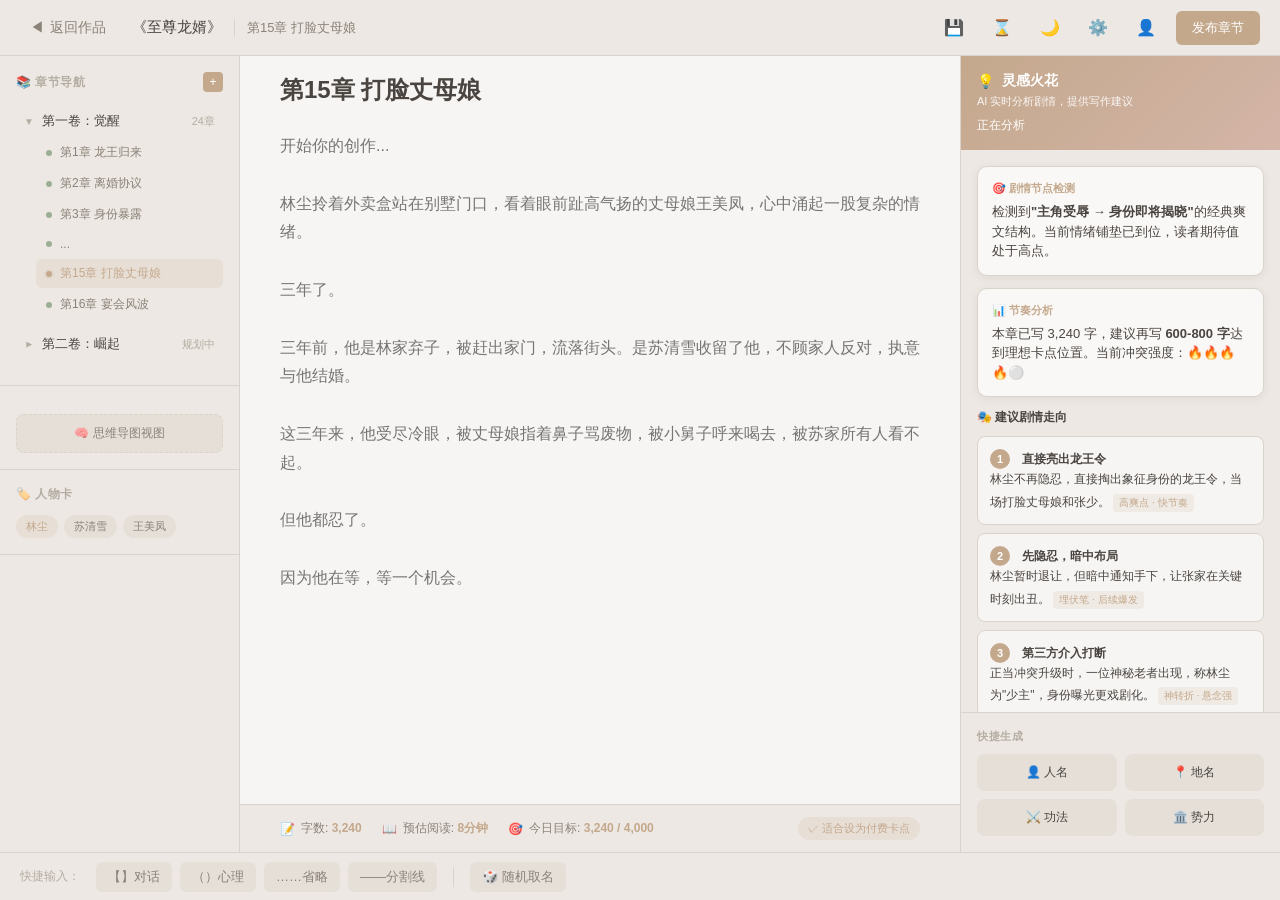
<file: editor.html>
<!DOCTYPE html>
<html lang="zh-CN">
<head>
    <meta charset="UTF-8">
    <meta name="viewport" content="width=device-width, initial-scale=1.0">
    <title>写作工作台 - 网文助手</title>
    <style>
        * {
            margin: 0;
            padding: 0;
            box-sizing: border-box;
        }

        :root {
            /* 莫兰迪暖色系 - 浅色模式 */
            --bg-primary: #F7F5F3;
            --bg-secondary: #EDE8E3;
            --bg-tertiary: #E5DFD8;
            --bg-card: #FAF8F6;
            --text-primary: #4A4541;
            --text-secondary: #8B8279;
            --text-muted: #B5ADA3;
            --accent-primary: #C4A88C;
            --accent-secondary: #D4B5A8;
            --accent-tertiary: #A8B5A0;
            --accent-warning: #D4A574;
            --accent-success: #9CAF94;
            --border: #D9D3CC;
            --shadow: rgba(74, 69, 65, 0.08);
            --highlight: rgba(196, 168, 140, 0.15);
        }

        [data-theme="dark"] {
            --bg-primary: #2D2A28;
            --bg-secondary: #3D3835;
            --bg-tertiary: #4A4541;
            --bg-card: #35312E;
            --text-primary: #E8E4E0;
            --text-secondary: #B5ADA3;
            --text-muted: #7A7269;
            --accent-primary: #D4B896;
            --accent-secondary: #E5C4B8;
            --accent-tertiary: #B8C4B0;
            --accent-warning: #E5B88A;
            --accent-success: #A8BFA0;
            --border: #4A4541;
            --shadow: rgba(0, 0, 0, 0.3);
            --highlight: rgba(212, 184, 150, 0.15);
        }

        body {
            font-family: -apple-system, BlinkMacSystemFont, "Segoe UI", Roboto, "Helvetica Neue", Arial, sans-serif;
            background: var(--bg-primary);
            color: var(--text-primary);
            height: 100vh;
            overflow: hidden;
            transition: background 0.3s ease, color 0.3s ease;
        }

        /* Header */
        .header {
            height: 56px;
            background: var(--bg-secondary);
            border-bottom: 1px solid var(--border);
            display: flex;
            align-items: center;
            justify-content: space-between;
            padding: 0 20px;
            flex-shrink: 0;
        }

        .header-left {
            display: flex;
            align-items: center;
            gap: 16px;
        }

        .back-btn {
            background: none;
            border: none;
            color: var(--text-secondary);
            cursor: pointer;
            font-size: 14px;
            display: flex;
            align-items: center;
            gap: 6px;
            padding: 6px 10px;
            border-radius: 6px;
            transition: all 0.2s;
        }

        .back-btn:hover {
            background: var(--bg-tertiary);
            color: var(--text-primary);
        }

        .novel-info {
            display: flex;
            align-items: center;
            gap: 12px;
        }

        .novel-title {
            font-size: 15px;
            font-weight: 500;
            color: var(--text-primary);
        }

        .chapter-name {
            font-size: 13px;
            color: var(--text-secondary);
            padding-left: 12px;
            border-left: 1px solid var(--border);
        }

        .header-right {
            display: flex;
            align-items: center;
            gap: 12px;
        }

        .icon-btn {
            width: 36px;
            height: 36px;
            border: none;
            background: transparent;
            color: var(--text-secondary);
            border-radius: 8px;
            cursor: pointer;
            display: flex;
            align-items: center;
            justify-content: center;
            transition: all 0.2s;
            font-size: 16px;
        }

        .icon-btn:hover {
            background: var(--bg-tertiary);
            color: var(--text-primary);
        }

        .save-btn {
            background: var(--accent-primary);
            color: white;
            border: none;
            padding: 8px 16px;
            border-radius: 6px;
            font-size: 13px;
            cursor: pointer;
            transition: all 0.2s;
        }

        .save-btn:hover {
            opacity: 0.9;
            transform: translateY(-1px);
        }

        /* Main Layout */
        .main-container {
            display: flex;
            height: calc(100vh - 56px - 48px);
            overflow: hidden;
        }

        /* Left Sidebar */
        .sidebar-left {
            width: 240px;
            background: var(--bg-secondary);
            border-right: 1px solid var(--border);
            display: flex;
            flex-direction: column;
            overflow: hidden;
        }

        .sidebar-section {
            padding: 16px;
            border-bottom: 1px solid var(--border);
        }

        .sidebar-title {
            font-size: 12px;
            font-weight: 600;
            color: var(--text-muted);
            text-transform: uppercase;
            letter-spacing: 0.5px;
            margin-bottom: 12px;
            display: flex;
            align-items: center;
            justify-content: space-between;
        }

        .add-btn {
            width: 20px;
            height: 20px;
            border: none;
            background: var(--accent-primary);
            color: white;
            border-radius: 4px;
            cursor: pointer;
            font-size: 12px;
            display: flex;
            align-items: center;
            justify-content: center;
        }

        .volume-item {
            margin-bottom: 8px;
        }

        .volume-header {
            display: flex;
            align-items: center;
            gap: 8px;
            padding: 8px;
            border-radius: 6px;
            cursor: pointer;
            font-size: 13px;
            font-weight: 500;
            color: var(--text-primary);
        }

        .volume-header:hover {
            background: var(--bg-tertiary);
        }

        .volume-toggle {
            font-size: 10px;
            color: var(--text-muted);
            transition: transform 0.2s;
        }

        .volume-toggle.collapsed {
            transform: rotate(-90deg);
        }

        .chapter-list {
            padding-left: 20px;
        }

        .chapter-item {
            display: flex;
            align-items: center;
            gap: 8px;
            padding: 6px 10px;
            border-radius: 6px;
            cursor: pointer;
            font-size: 12px;
            color: var(--text-secondary);
            margin-bottom: 2px;
            transition: all 0.2s;
        }

        .chapter-item:hover {
            background: var(--bg-tertiary);
            color: var(--text-primary);
        }

        .chapter-item.active {
            background: var(--highlight);
            color: var(--accent-primary);
            font-weight: 500;
        }

        .chapter-item::before {
            content: "";
            width: 6px;
            height: 6px;
            border-radius: 50%;
            background: var(--accent-success);
        }

        .chapter-item.active::before {
            background: var(--accent-primary);
            box-shadow: 0 0 0 2px var(--highlight);
        }

        .mindmap-toggle {
            margin-top: 12px;
            padding: 10px;
            background: var(--bg-tertiary);
            border: 1px dashed var(--border);
            border-radius: 8px;
            text-align: center;
            font-size: 12px;
            color: var(--text-secondary);
            cursor: pointer;
            transition: all 0.2s;
        }

        .mindmap-toggle:hover {
            border-color: var(--accent-primary);
            color: var(--accent-primary);
        }

        /* Center Editor */
        .editor-container {
            flex: 1;
            display: flex;
            flex-direction: column;
            background: var(--bg-primary);
            overflow: hidden;
        }

        .editor-header {
            padding: 20px 40px 0;
        }

        .editor-title {
            width: 100%;
            border: none;
            background: transparent;
            font-size: 24px;
            font-weight: 600;
            color: var(--text-primary);
            outline: none;
            margin-bottom: 8px;
        }

        .editor-title::placeholder {
            color: var(--text-muted);
        }

        .editor-content {
            flex: 1;
            padding: 20px 40px;
            overflow-y: auto;
        }

        .editor-textarea {
            width: 100%;
            min-height: 100%;
            border: none;
            background: transparent;
            font-size: 16px;
            line-height: 1.8;
            color: var(--text-primary);
            outline: none;
            resize: none;
            font-family: "PingFang SC", "Microsoft YaHei", sans-serif;
        }

        .editor-footer {
            padding: 12px 40px;
            background: var(--bg-secondary);
            border-top: 1px solid var(--border);
            display: flex;
            align-items: center;
            justify-content: space-between;
        }

        .stats {
            display: flex;
            align-items: center;
            gap: 20px;
            font-size: 12px;
            color: var(--text-secondary);
        }

        .stat-item {
            display: flex;
            align-items: center;
            gap: 6px;
        }

        .stat-value {
            font-weight: 600;
            color: var(--accent-primary);
        }

        .checkpoint-badge {
            background: var(--highlight);
            color: var(--accent-primary);
            padding: 4px 10px;
            border-radius: 12px;
            font-size: 11px;
            font-weight: 500;
        }

        /* Right Panel - Inspiration Spark */
        .sidebar-right {
            width: 320px;
            background: var(--bg-secondary);
            border-left: 1px solid var(--border);
            display: flex;
            flex-direction: column;
            overflow: hidden;
        }

        .spark-header {
            padding: 16px;
            background: linear-gradient(135deg, var(--accent-primary) 0%, var(--accent-secondary) 100%);
            color: white;
        }

        .spark-title {
            font-size: 14px;
            font-weight: 600;
            display: flex;
            align-items: center;
            gap: 8px;
            margin-bottom: 4px;
        }

        .spark-subtitle {
            font-size: 11px;
            opacity: 0.9;
        }

        .spark-analyzing {
            display: flex;
            align-items: center;
            gap: 6px;
            font-size: 12px;
            margin-top: 8px;
        }

        .dot-flashing {
            display: inline-flex;
            gap: 3px;
        }

        .dot-flashing span {
            width: 4px;
            height: 4px;
            background: white;
            border-radius: 50%;
            animation: dot-flashing 1.4s infinite ease-in-out both;
        }

        .dot-flashing span:nth-child(1) { animation-delay: -0.32s; }
        .dot-flashing span:nth-child(2) { animation-delay: -0.16s; }

        @keyframes dot-flashing {
            0%, 80%, 100% { transform: scale(0); opacity: 0.5; }
            40% { transform: scale(1); opacity: 1; }
        }

        .spark-content {
            flex: 1;
            overflow-y: auto;
            padding: 16px;
        }

        .insight-card {
            background: var(--bg-card);
            border-radius: 10px;
            padding: 14px;
            margin-bottom: 12px;
            border: 1px solid var(--border);
            box-shadow: 0 2px 8px var(--shadow);
        }

        .insight-label {
            font-size: 11px;
            color: var(--accent-primary);
            font-weight: 600;
            margin-bottom: 6px;
            display: flex;
            align-items: center;
            gap: 4px;
        }

        .insight-text {
            font-size: 13px;
            color: var(--text-primary);
            line-height: 1.5;
        }

        .suggestion-list {
            margin-top: 12px;
        }

        .suggestion-title {
            font-size: 12px;
            font-weight: 600;
            color: var(--text-primary);
            margin-bottom: 10px;
            display: flex;
            align-items: center;
            gap: 6px;
        }

        .suggestion-item {
            background: var(--bg-primary);
            border: 1px solid var(--border);
            border-radius: 8px;
            padding: 12px;
            margin-bottom: 8px;
            cursor: pointer;
            transition: all 0.2s;
        }

        .suggestion-item:hover {
            border-color: var(--accent-primary);
            transform: translateX(2px);
        }

        .suggestion-num {
            display: inline-flex;
            align-items: center;
            justify-content: center;
            width: 20px;
            height: 20px;
            background: var(--accent-primary);
            color: white;
            border-radius: 50%;
            font-size: 11px;
            font-weight: 600;
            margin-right: 8px;
        }

        .suggestion-text {
            font-size: 12px;
            color: var(--text-primary);
            line-height: 1.4;
        }

        .suggestion-tag {
            display: inline-block;
            font-size: 10px;
            padding: 2px 6px;
            border-radius: 4px;
            margin-top: 6px;
            background: var(--highlight);
            color: var(--accent-primary);
        }

        .quick-actions {
            padding: 16px;
            border-top: 1px solid var(--border);
        }

        .quick-title {
            font-size: 11px;
            font-weight: 600;
            color: var(--text-muted);
            text-transform: uppercase;
            letter-spacing: 0.5px;
            margin-bottom: 10px;
        }

        .quick-grid {
            display: grid;
            grid-template-columns: repeat(2, 1fr);
            gap: 8px;
        }

        .quick-btn {
            background: var(--bg-tertiary);
            border: none;
            padding: 10px;
            border-radius: 8px;
            font-size: 12px;
            color: var(--text-primary);
            cursor: pointer;
            transition: all 0.2s;
            display: flex;
            align-items: center;
            justify-content: center;
            gap: 4px;
        }

        .quick-btn:hover {
            background: var(--accent-primary);
            color: white;
        }

        /* Bottom Toolbar */
        .bottom-toolbar {
            height: 48px;
            background: var(--bg-secondary);
            border-top: 1px solid var(--border);
            display: flex;
            align-items: center;
            padding: 0 20px;
            gap: 16px;
        }

        .toolbar-label {
            font-size: 12px;
            color: var(--text-muted);
        }

        .toolbar-btns {
            display: flex;
            gap: 8px;
        }

        .toolbar-btn {
            background: var(--bg-tertiary);
            border: none;
            padding: 6px 12px;
            border-radius: 6px;
            font-size: 13px;
            color: var(--text-secondary);
            cursor: pointer;
            transition: all 0.2s;
            font-family: inherit;
        }

        .toolbar-btn:hover {
            background: var(--accent-primary);
            color: white;
        }

        .toolbar-divider {
            width: 1px;
            height: 20px;
            background: var(--border);
        }

        /* Scrollbar */
        ::-webkit-scrollbar {
            width: 6px;
            height: 6px;
        }

        ::-webkit-scrollbar-track {
            background: transparent;
        }

        ::-webkit-scrollbar-thumb {
            background: var(--border);
            border-radius: 3px;
        }

        ::-webkit-scrollbar-thumb:hover {
            background: var(--text-muted);
        }

        /* Animations */
        @keyframes fadeIn {
            from { opacity: 0; transform: translateY(10px); }
            to { opacity: 1; transform: translateY(0); }
        }

        .insight-card {
            animation: fadeIn 0.4s ease forwards;
        }

        .insight-card:nth-child(1) { animation-delay: 0.1s; }
        .insight-card:nth-child(2) { animation-delay: 0.2s; }
        .insight-card:nth-child(3) { animation-delay: 0.3s; }

        /* Responsive */
        @media (max-width: 1200px) {
            .sidebar-right {
                width: 280px;
            }
        }

        @media (max-width: 992px) {
            .sidebar-left {
                width: 200px;
            }
            .sidebar-right {
                display: none;
            }
        }

        @media (max-width: 768px) {
            .sidebar-left {
                display: none;
            }
            .editor-content {
                padding: 16px 20px;
            }
            .editor-header {
                padding: 16px 20px 0;
            }
        }
    </style>
</head>
<body data-theme="light">
    <!-- Header -->
    <header class="header">
        <div class="header-left">
            <button class="back-btn">
                <span>◀</span>
                <span>返回作品</span>
            </button>
            <div class="novel-info">
                <span class="novel-title">《至尊龙婿》</span>
                <span class="chapter-name">第15章 打脸丈母娘</span>
            </div>
        </div>
        <div class="header-right">
            <button class="icon-btn" title="保存" onclick="saveContent()">💾</button>
            <button class="icon-btn" title="历史版本">⌛</button>
            <button class="icon-btn" title="切换主题" onclick="toggleTheme()">🌙</button>
            <button class="icon-btn" title="设置">⚙️</button>
            <button class="icon-btn" title="个人中心">👤</button>
            <button class="save-btn">发布章节</button>
        </div>
    </header>

    <!-- Main Container -->
    <div class="main-container">
        <!-- Left Sidebar - Chapter Navigation -->
        <aside class="sidebar-left">
            <div class="sidebar-section">
                <div class="sidebar-title">
                    <span>📚 章节导航</span>
                    <button class="add-btn">+</button>
                </div>

                <div class="volume-item">
                    <div class="volume-header" onclick="toggleVolume(this)">
                        <span class="volume-toggle">▼</span>
                        <span>第一卷：觉醒</span>
                        <span style="margin-left: auto; font-size: 11px; color: var(--text-muted);">24章</span>
                    </div>
                    <div class="chapter-list">
                        <div class="chapter-item">第1章 龙王归来</div>
                        <div class="chapter-item">第2章 离婚协议</div>
                        <div class="chapter-item">第3章 身份暴露</div>
                        <div class="chapter-item">...</div>
                        <div class="chapter-item active">第15章 打脸丈母娘</div>
                        <div class="chapter-item">第16章 宴会风波</div>
                    </div>
                </div>

                <div class="volume-item">
                    <div class="volume-header" onclick="toggleVolume(this)">
                        <span class="volume-toggle collapsed">▼</span>
                        <span>第二卷：崛起</span>
                        <span style="margin-left: auto; font-size: 11px; color: var(--text-muted);">规划中</span>
                    </div>
                    <div class="chapter-list" style="display: none;">
                        <div class="chapter-item" style="opacity: 0.5;">第25章 待添加</div>
                    </div>
                </div>
            </div>

            <div class="sidebar-section">
                <div class="mindmap-toggle" onclick="showMindmap()">
                    🧠 思维导图视图
                </div>
            </div>

            <div class="sidebar-section">
                <div class="sidebar-title">
                    <span>🏷️ 人物卡</span>
                </div>
                <div style="display: flex; flex-wrap: wrap; gap: 6px;">
                    <span style="background: var(--highlight); color: var(--accent-primary); padding: 4px 10px; border-radius: 12px; font-size: 11px; cursor: pointer;">林尘</span>
                    <span style="background: var(--bg-tertiary); color: var(--text-secondary); padding: 4px 10px; border-radius: 12px; font-size: 11px; cursor: pointer;">苏清雪</span>
                    <span style="background: var(--bg-tertiary); color: var(--text-secondary); padding: 4px 10px; border-radius: 12px; font-size: 11px; cursor: pointer;">王美凤</span>
                </div>
            </div>
        </aside>

        <!-- Center - Editor -->
        <main class="editor-container">
            <div class="editor-header">
                <input type="text" class="editor-title" value="第15章 打脸丈母娘" placeholder="输入章节标题...">
            </div>
            <div class="editor-content">
                <textarea class="editor-textarea" id="editor" placeholder="开始你的创作...

林尘拎着外卖盒站在别墅门口，看着眼前趾高气扬的丈母娘王美凤，心中涌起一股复杂的情绪。

三年了。

三年前，他是林家弃子，被赶出家门，流落街头。是苏清雪收留了他，不顾家人反对，执意与他结婚。

这三年来，他受尽冷眼，被丈母娘指着鼻子骂废物，被小舅子呼来喝去，被苏家所有人看不起。

但他都忍了。

因为他在等，等一个机会。

"你这种废物也配进我苏家的门？"王美凤冷笑一声，眼神里满是鄙夷，"清雪真是瞎了眼，怎么会看上你这种送外卖的穷鬼！"

林尘握紧了拳头，指甲深深陷入掌心。

【】"妈，林尘他..."

身后传来苏清雪的声音，带着几分无奈和疲惫。

【】"闭嘴！"王美凤厉声打断，"今天可是张少来的日子，你要是让这废物坏了好事，我饶不了你！"

张少？

林尘眼神一凝。

他听说过这个名字，张家的独子，最近一直在追求苏清雪。看来，今天这场戏，是唱给他看的。

（继续写作...）"></textarea>
            </div>
            <div class="editor-footer">
                <div class="stats">
                    <div class="stat-item">
                        <span>📝</span>
                        <span>字数: <span class="stat-value" id="wordCount">3,240</span></span>
                    </div>
                    <div class="stat-item">
                        <span>📖</span>
                        <span>预估阅读: <span class="stat-value">8分钟</span></span>
                    </div>
                    <div class="stat-item">
                        <span>🎯</span>
                        <span>今日目标: <span class="stat-value">3,240 / 4,000</span></span>
                    </div>
                </div>
                <span class="checkpoint-badge">✓ 适合设为付费卡点</span>
            </div>
        </main>

        <!-- Right Sidebar - Inspiration Spark -->
        <aside class="sidebar-right">
            <div class="spark-header">
                <div class="spark-title">
                    <span>💡</span>
                    <span>灵感火花</span>
                </div>
                <div class="spark-subtitle">AI 实时分析剧情，提供写作建议</div>
                <div class="spark-analyzing" id="analyzing">
                    <span>正在分析</span>
                    <span class="dot-flashing">
                        <span></span>
                        <span></span>
                        <span></span>
                    </span>
                </div>
            </div>

            <div class="spark-content">
                <div class="insight-card">
                    <div class="insight-label">🎯 剧情节点检测</div>
                    <div class="insight-text">
                        检测到<strong>"主角受辱 → 身份即将揭晓"</strong>的经典爽文结构。当前情绪铺垫已到位，读者期待值处于高点。
                    </div>
                </div>

                <div class="insight-card">
                    <div class="insight-label">📊 节奏分析</div>
                    <div class="insight-text">
                        本章已写 3,240 字，建议再写 <strong>600-800 字</strong>达到理想卡点位置。当前冲突强度：🔥🔥🔥🔥⚪
                    </div>
                </div>

                <div class="suggestion-list">
                    <div class="suggestion-title">🎭 建议剧情走向</div>

                    <div class="suggestion-item" onclick="applySuggestion(1)">
                        <span class="suggestion-num">1</span>
                        <span class="suggestion-text">
                            <strong>直接亮出龙王令</strong><br>
                            林尘不再隐忍，直接掏出象征身份的龙王令，当场打脸丈母娘和张少。
                        </span>
                        <span class="suggestion-tag">高爽点 · 快节奏</span>
                    </div>

                    <div class="suggestion-item" onclick="applySuggestion(2)">
                        <span class="suggestion-num">2</span>
                        <span class="suggestion-text">
                            <strong>先隐忍，暗中布局</strong><br>
                            林尘暂时退让，但暗中通知手下，让张家在关键时刻出丑。
                        </span>
                        <span class="suggestion-tag">埋伏笔 · 后续爆发</span>
                    </div>

                    <div class="suggestion-item" onclick="applySuggestion(3)">
                        <span class="suggestion-num">3</span>
                        <span class="suggestion-text">
                            <strong>第三方介入打断</strong><br>
                            正当冲突升级时，一位神秘老者出现，称林尘为"少主"，身份曝光更戏剧化。
                        </span>
                        <span class="suggestion-tag">神转折 · 悬念强</span>
                    </div>
                </div>

                <div class="insight-card" style="margin-top: 16px;">
                    <div class="insight-label">💭 人物情绪提示</div>
                    <div class="insight-text" style="font-size: 12px;">
                        <strong>王美凤：</strong>势利、急躁、以女儿为筹码<br>
                        <strong>苏清雪：</strong>无奈、心疼但无力反抗<br>
                        <strong>林尘：</strong>隐忍中带着即将爆发的压抑
                    </div>
                </div>
            </div>

            <div class="quick-actions">
                <div class="quick-title">快捷生成</div>
                <div class="quick-grid">
                    <button class="quick-btn" onclick="generateName('char')">👤 人名</button>
                    <button class="quick-btn" onclick="generateName('place')">📍 地名</button>
                    <button class="quick-btn" onclick="generateName('skill')">⚔️ 功法</button>
                    <button class="quick-btn" onclick="generateName('org')">🏛️ 势力</button>
                </div>
            </div>
        </aside>
    </div>

    <!-- Bottom Toolbar -->
    <div class="bottom-toolbar">
        <span class="toolbar-label">快捷输入：</span>
        <div class="toolbar-btns">
            <button class="toolbar-btn" onclick="insertText('【】')">【】对话</button>
            <button class="toolbar-btn" onclick="insertText('（）')">（）心理</button>
            <button class="toolbar-btn" onclick="insertText('……')">……省略</button>
            <button class="toolbar-btn" onclick="insertText('\n——\n')">——分割线</button>
        </div>
        <div class="toolbar-divider"></div>
        <button class="toolbar-btn" onclick="generateName('random')">🎲 随机取名</button>
    </div>

    <script>
        // Theme Toggle
        function toggleTheme() {
            const body = document.body;
            const currentTheme = body.getAttribute('data-theme');
            const newTheme = currentTheme === 'light' ? 'dark' : 'light';
            body.setAttribute('data-theme', newTheme);

            const themeBtn = document.querySelector('.icon-btn[onclick="toggleTheme()"]');
            themeBtn.textContent = newTheme === 'light' ? '🌙' : '☀️';
        }

        // Volume Toggle
        function toggleVolume(header) {
            const toggle = header.querySelector('.volume-toggle');
            const list = header.nextElementSibling;

            if (list.style.display === 'none') {
                list.style.display = 'block';
                toggle.classList.remove('collapsed');
            } else {
                list.style.display = 'none';
                toggle.classList.add('collapsed');
            }
        }

        // Word Count
        const editor = document.getElementById('editor');
        const wordCountEl = document.getElementById('wordCount');

        editor.addEventListener('input', function() {
            const text = this.value;
            // 简单统计中文字符和英文单词
            const cnCount = (text.match(/[\u4e00-\u9fa5]/g) || []).length;
            const enCount = (text.match(/[a-zA-Z]+/g) || []).length;
            const total = cnCount + enCount;
            wordCountEl.textContent = total.toLocaleString();

            // 触发灵感火花重新分析（模拟）
            triggerAnalysis();
        });

        // Insert Text
        function insertText(text) {
            const start = editor.selectionStart;
            const end = editor.selectionEnd;
            const value = editor.value;

            editor.value = value.substring(0, start) + text + value.substring(end);
            editor.focus();

            // 设置光标位置
            const newPos = start + (text.includes('【') || text.includes('（') ? 1 : Math.floor(text.length / 2));
            editor.setSelectionRange(newPos, newPos);
        }

        // Generate Name (Mock)
        function generateName(type) {
            const names = {
                char: ['林尘', '苏清雪', '萧战', '叶凡', '秦羽', '韩立', '石昊'],
                place: ['苍玄大陆', '天元城', '青云宗', '万妖山脉', '幽冥海'],
                skill: ['九转龙神功', '太虚剑诀', '焚天烈焰掌', '乾坤大挪移'],
                org: ['龙神殿', '天机阁', '万剑宗', '暗影楼', '药王谷'],
                random: ['神秘老者', '黑衣人', '白衣女子', '金甲护卫']
            };

            const list = names[type] || names.random;
            const name = list[Math.floor(Math.random() * list.length)];

            insertText(name);
        }

        // Apply Suggestion
        function applySuggestion(num) {
            const suggestions = {
                1: '\n\n林尘深吸一口气，从怀中缓缓掏出一枚古朴的令牌。\n\n令牌通体漆黑，正面雕刻着一条栩栩如生的五爪金龙，背面是两个苍劲有力的大字——龙王！\n\n"这是...龙王令？！"张少瞳孔骤缩，脸色瞬间惨白。\n\n王美凤还没反应过来："什么龙王令？林尘你拿块破牌子想吓唬谁..."\n\n"啪！"\n\n张少一巴掌扇在她脸上，浑身颤抖："闭嘴！你知不知道，拥有龙王令的人，就是龙神殿的主人！"',
                2: '\n\n林尘眼中寒光一闪，却很快收敛。\n\n"好，我走。"\n\n他转身离去，没人看见他嘴角那抹冰冷的笑意。\n\n走出苏家别墅，林尘掏出手机，拨通了一个号码。\n\n"暗影，我要张家的所有资料。另外，通知各大世家，今晚的宴会，我会亲自到场。"\n\n"是，龙王！"',
                3: '\n\n正当剑拔弩张之际，一辆黑色劳斯莱斯幻影缓缓停在别墅门前。\n\n车门打开，一位身着唐装的白发老者快步走出，径直来到林尘面前，恭敬地弯腰行礼：\n\n"老奴来迟，请少主恕罪！"\n\n全场死寂。\n\n王美凤瞪大眼睛："少...少主？"\n\n张少脸色狂变："你是...林家的林老？！"'
            };

            insertText(suggestions[num]);
        }

        // Trigger Analysis (Mock)
        let analysisTimeout;
        function triggerAnalysis() {
            const analyzingEl = document.getElementById('analyzing');
            analyzingEl.style.display = 'flex';

            clearTimeout(analysisTimeout);
            analysisTimeout = setTimeout(() => {
                analyzingEl.style.display = 'none';
            }, 1500);
        }

        // Save Content (Mock)
        function saveContent() {
            const btn = document.querySelector('.save-btn');
            const originalText = btn.textContent;
            btn.textContent = '已保存 ✓';
            btn.style.background = 'var(--accent-success)';

            setTimeout(() => {
                btn.textContent = originalText;
                btn.style.background = '';
            }, 2000);
        }

        // Show Mindmap (Mock)
        function showMindmap() {
            alert('思维导图视图：\n\n这里会展示整本书的章节结构思维导图，支持拖拽调整顺序、可视化查看剧情脉络。');
        }

        // Auto-save every 30 seconds
        setInterval(() => {
            console.log('Auto-saved at', new Date().toLocaleTimeString());
        }, 30000);

        // Initial animation
        setTimeout(() => {
            document.getElementById('analyzing').style.display = 'none';
        }, 2000);
    </script>
</body>
</html>
</file>
<file: v5/css/base.css>
/* ============================================
   网文写作助手 v5 - 基础样式
   仿点众文学创作者平台风格
   ============================================ */

/* CSS变量 */
:root {
    /* 主色调 */
    --primary: #1890ff;
    --primary-hover: #40a9ff;
    --primary-light: #e6f7ff;
    
    /* 文本颜色 */
    --text-primary: #262626;
    --text-secondary: #595959;
    --text-tertiary: #8c8c8c;
    --text-placeholder: #bfbfbf;
    
    /* 背景色 */
    --bg-body: #f0f2f5;
    --bg-card: #ffffff;
    --bg-sidebar: #ffffff;
    --bg-hover: #f5f5f5;
    --bg-active: #e6f7ff;
    
    /* 边框 */
    --border-color: #e8e8e8;
    --border-light: #f0f0f0;
    
    /* 阴影 */
    --shadow-card: 0 2px 8px rgba(0, 0, 0, 0.08);
    --shadow-dropdown: 0 3px 6px rgba(0, 0, 0, 0.12);
    
    /* 尺寸 */
    --header-height: 64px;
    --sidebar-width: 220px;
    --border-radius: 8px;
    --border-radius-sm: 4px;
    
    /* 字体 */
    --font-family: -apple-system, BlinkMacSystemFont, 'Segoe UI', 'PingFang SC', 'Hiragino Sans GB', 'Microsoft YaHei', sans-serif;
}

/* 重置样式 */
* {
    margin: 0;
    padding: 0;
    box-sizing: border-box;
}

html {
    font-size: 14px;
}

body {
    font-family: var(--font-family);
    background-color: var(--bg-body);
    color: var(--text-primary);
    line-height: 1.5;
    min-height: 100vh;
    overflow-x: hidden;
}

/* 通用按钮样式 */
.btn-primary {
    display: inline-flex;
    align-items: center;
    justify-content: center;
    gap: 6px;
    padding: 8px 16px;
    background: var(--primary);
    color: #fff;
    border: none;
    border-radius: var(--border-radius-sm);
    font-size: 14px;
    cursor: pointer;
    transition: all 0.2s;
    white-space: nowrap;
}

.btn-primary:hover {
    background: var(--primary-hover);
}

.btn-primary .btn-icon {
    font-size: 16px;
    line-height: 1;
}

.btn-secondary {
    display: inline-flex;
    align-items: center;
    justify-content: center;
    padding: 8px 16px;
    background: #fff;
    color: var(--text-primary);
    border: 1px solid var(--border-color);
    border-radius: var(--border-radius-sm);
    font-size: 14px;
    cursor: pointer;
    transition: all 0.2s;
}

.btn-secondary:hover {
    border-color: var(--primary);
    color: var(--primary);
}

.btn-large {
    padding: 12px 32px;
    font-size: 16px;
}

/* 卡片样式 */
.card {
    background: var(--bg-card);
    border-radius: var(--border-radius);
    box-shadow: var(--shadow-card);
    margin-bottom: 16px;
}

.card-header {
    display: flex;
    align-items: center;
    justify-content: space-between;
    padding: 16px 20px;
    border-bottom: 1px solid var(--border-light);
}

.card-title {
    font-size: 16px;
    font-weight: 600;
    color: var(--text-primary);
}

.card-subtitle {
    font-size: 13px;
    color: var(--text-tertiary);
    display: flex;
    align-items: center;
    gap: 4px;
}

.info-icon {
    cursor: help;
}

/* 表单样式 */
.form-group {
    margin-bottom: 16px;
}

.form-row {
    display: grid;
    grid-template-columns: 1fr 1fr;
    gap: 16px;
}

.form-label {
    display: block;
    margin-bottom: 8px;
    font-size: 14px;
    color: var(--text-primary);
}

.form-input,
.form-select,
.form-textarea {
    width: 100%;
    padding: 8px 12px;
    border: 1px solid var(--border-color);
    border-radius: var(--border-radius-sm);
    font-size: 14px;
    color: var(--text-primary);
    background: #fff;
    transition: all 0.2s;
    font-family: inherit;
}

.form-input:focus,
.form-select:focus,
.form-textarea:focus {
    outline: none;
    border-color: var(--primary);
    box-shadow: 0 0 0 2px var(--primary-light);
}

.form-textarea {
    resize: vertical;
    min-height: 80px;
}

.form-helper-btn {
    margin-top: 8px;
    padding: 4px 12px;
    background: transparent;
    border: none;
    color: var(--primary);
    font-size: 13px;
    cursor: pointer;
}

.form-helper-btn:hover {
    text-decoration: underline;
}

/* 空状态 */
.empty-state {
    display: flex;
    flex-direction: column;
    align-items: center;
    justify-content: center;
    padding: 60px 20px;
    text-align: center;
}

.empty-state-illustration {
    font-size: 80px;
    margin-bottom: 20px;
    opacity: 0.6;
}

.empty-state-small {
    display: flex;
    flex-direction: column;
    align-items: center;
    justify-content: center;
    padding: 40px 20px;
    text-align: center;
}

.empty-illustration {
    font-size: 48px;
    margin-bottom: 12px;
    opacity: 0.5;
}

.empty-text {
    font-size: 14px;
    color: var(--text-tertiary);
}

/* Toast 提示 */
.toast {
    position: fixed;
    top: 80px;
    left: 50%;
    transform: translateX(-50%) translateY(-20px);
    background: rgba(0, 0, 0, 0.8);
    color: #fff;
    padding: 10px 24px;
    border-radius: var(--border-radius-sm);
    font-size: 14px;
    opacity: 0;
    visibility: hidden;
    transition: all 0.3s;
    z-index: 9999;
}

.toast.show {
    opacity: 1;
    visibility: visible;
    transform: translateX(-50%) translateY(0);
}

/* 页面切换 */
.page {
    display: none;
}

.page.active {
    display: block;
}

/* 滚动条样式 */
::-webkit-scrollbar {
    width: 6px;
    height: 6px;
}

::-webkit-scrollbar-track {
    background: transparent;
}

::-webkit-scrollbar-thumb {
    background: #d9d9d9;
    border-radius: 3px;
}

::-webkit-scrollbar-thumb:hover {
    background: #bfbfbf;
}
</file>
<file: v5/css/layout.css>
/* ============================================
   网文写作助手 v5 - 布局样式
   ============================================ */

/* 顶部导航栏 */
.top-header {
    position: fixed;
    top: 0;
    left: 0;
    right: 0;
    height: var(--header-height);
    background: var(--bg-card);
    border-bottom: 1px solid var(--border-light);
    display: flex;
    align-items: center;
    justify-content: space-between;
    padding: 0 24px;
    z-index: 1000;
}

.header-left {
    display: flex;
    align-items: center;
    gap: 12px;
}

.logo {
    display: flex;
    align-items: center;
    gap: 8px;
    font-size: 18px;
    font-weight: 600;
    color: var(--primary);
}

.logo-icon {
    font-size: 24px;
}

.header-divider {
    color: var(--border-color);
    font-weight: 300;
}

.header-subtitle {
    font-size: 14px;
    color: var(--text-secondary);
}

.header-right {
    display: flex;
    align-items: center;
    gap: 20px;
}

.header-btn {
    display: flex;
    align-items: center;
    gap: 6px;
    padding: 6px 12px;
    background: transparent;
    border: none;
    color: var(--text-secondary);
    font-size: 14px;
    cursor: pointer;
    transition: color 0.2s;
}

.header-btn:hover {
    color: var(--primary);
}

.user-info {
    display: flex;
    align-items: center;
    gap: 8px;
    cursor: pointer;
    padding: 4px 8px;
    border-radius: var(--border-radius-sm);
    transition: background 0.2s;
}

.user-info:hover {
    background: var(--bg-hover);
}

.user-avatar {
    width: 32px;
    height: 32px;
    border-radius: 50%;
    background: var(--primary-light);
    color: var(--primary);
    display: flex;
    align-items: center;
    justify-content: center;
    font-size: 14px;
    font-weight: 500;
}

.user-name {
    font-size: 14px;
    color: var(--text-primary);
}

.user-arrow {
    font-size: 10px;
    color: var(--text-tertiary);
}

/* 主布局 */
.sidebar {
    position: fixed;
    top: var(--header-height);
    left: 0;
    width: var(--sidebar-width);
    bottom: 0;
    background: var(--bg-sidebar);
    border-right: 1px solid var(--border-light);
    overflow-y: auto;
    z-index: 900;
}

.main-content {
    margin-left: var(--sidebar-width);
    margin-top: var(--header-height);
    padding: 24px;
    min-height: calc(100vh - var(--header-height));
}

/* 底部网格布局 */
.bottom-grid {
    display: grid;
    grid-template-columns: 1.5fr 1fr;
    gap: 16px;
}

.right-info {
    display: flex;
    flex-direction: column;
    gap: 16px;
}

/* 响应式 */
@media (max-width: 1200px) {
    .bottom-grid {
        grid-template-columns: 1fr;
    }
}

@media (max-width: 768px) {
    .sidebar {
        transform: translateX(-100%);
        transition: transform 0.3s;
    }
    
    .sidebar.open {
        transform: translateX(0);
    }
    
    .main-content {
        margin-left: 0;
    }
    
    .form-row {
        grid-template-columns: 1fr;
    }
}
</file>
<file: v5/css/components/sidebar.css>
/* ============================================
   侧边栏导航样式
   ============================================ */

.sidebar-nav {
    padding: 12px 0;
}

/* 导航项 */
.nav-item {
    display: flex;
    align-items: center;
    gap: 12px;
    padding: 12px 24px;
    color: var(--text-primary);
    text-decoration: none;
    font-size: 14px;
    transition: all 0.2s;
    border-right: 3px solid transparent;
}

.nav-item:hover {
    background: var(--bg-hover);
    color: var(--primary);
}

.nav-item.active {
    background: var(--bg-active);
    color: var(--primary);
    border-right-color: var(--primary);
}

.nav-icon {
    font-size: 18px;
    width: 24px;
    text-align: center;
}

.nav-text {
    flex: 1;
}

/* 导航分组 */
.nav-section {
    margin: 4px 0;
}

.nav-section-header {
    display: flex;
    align-items: center;
    gap: 12px;
    padding: 12px 24px;
    color: var(--text-primary);
    font-size: 14px;
    cursor: pointer;
    transition: all 0.2s;
    user-select: none;
}

.nav-section-header:hover {
    background: var(--bg-hover);
    color: var(--primary);
}

.nav-section.expanded .nav-section-header {
    color: var(--primary);
}

.nav-arrow {
    font-size: 10px;
    margin-left: auto;
    transition: transform 0.2s;
    color: var(--text-tertiary);
}

.nav-section.expanded .nav-arrow {
    transform: rotate(180deg);
}

/* 子菜单 */
.nav-section-content {
    max-height: 0;
    overflow: hidden;
    transition: max-height 0.3s ease;
}

.nav-section.expanded .nav-section-content {
    max-height: 200px;
}

.nav-subitem {
    display: flex;
    align-items: center;
    gap: 12px;
    padding: 10px 24px 10px 54px;
    color: var(--text-secondary);
    text-decoration: none;
    font-size: 14px;
    transition: all 0.2s;
}

.nav-subitem:hover {
    color: var(--primary);
    background: var(--bg-hover);
}

.nav-subitem.active {
    color: var(--primary);
    background: var(--bg-active);
}

.nav-dot {
    width: 6px;
    height: 6px;
    border-radius: 50%;
    background: var(--text-tertiary);
}

.nav-subitem:hover .nav-dot,
.nav-subitem.active .nav-dot {
    background: var(--primary);
}
</file>
<file: v5/css/components/cards.css>
/* ============================================
   卡片组件样式
   ============================================ */

/* 用户信息卡片 */
.user-card {
    display: flex;
    align-items: center;
    justify-content: space-between;
    padding: 24px;
    margin-bottom: 16px;
}

.user-card-left {
    display: flex;
    align-items: center;
    gap: 16px;
}

.user-card-avatar {
    width: 64px;
    height: 64px;
    border-radius: 50%;
    background: linear-gradient(135deg, var(--primary) 0%, var(--primary-hover) 100%);
    color: #fff;
    display: flex;
    align-items: center;
    justify-content: center;
    font-size: 28px;
    flex-shrink: 0;
}

.user-card-info {
    display: flex;
    flex-direction: column;
    gap: 4px;
}

.user-card-name {
    font-size: 18px;
    font-weight: 600;
    color: var(--text-primary);
}

.user-card-desc {
    font-size: 14px;
    color: var(--text-tertiary);
}

.user-card-right {
    text-align: right;
}

.user-card-stats {
    display: flex;
    gap: 48px;
}

.user-card-stat {
    text-align: center;
}

.user-card-stat-label {
    font-size: 13px;
    color: var(--text-tertiary);
    margin-bottom: 8px;
}

.user-card-stat-value {
    font-size: 32px;
    font-weight: 600;
    color: var(--text-primary);
    line-height: 1;
}

/* 作品管理卡片 */
.works-card {
    margin-bottom: 16px;
}

.works-card-header {
    display: flex;
    align-items: center;
    justify-content: space-between;
    padding: 16px 20px;
    border-bottom: 1px solid var(--border-light);
}

.works-tabs {
    display: flex;
    gap: 24px;
}

.works-tab {
    padding: 8px 0;
    background: transparent;
    border: none;
    font-size: 15px;
    color: var(--text-secondary);
    cursor: pointer;
    position: relative;
    transition: color 0.2s;
}

.works-tab:hover {
    color: var(--primary);
}

.works-tab.active {
    color: var(--primary);
    font-weight: 500;
}

.works-tab.active::after {
    content: '';
    position: absolute;
    bottom: -16px;
    left: 0;
    right: 0;
    height: 2px;
    background: var(--primary);
}

.works-card-body {
    padding: 20px;
    min-height: 300px;
}

/* 书籍列表 */
.book-list {
    display: flex;
    flex-direction: column;
    gap: 12px;
}

.book-item {
    display: flex;
    align-items: center;
    gap: 16px;
    padding: 16px;
    background: var(--bg-body);
    border-radius: var(--border-radius);
    cursor: pointer;
    transition: all 0.2s;
}

.book-item:hover {
    background: var(--bg-hover);
    box-shadow: var(--shadow-card);
}

.book-cover {
    width: 60px;
    height: 80px;
    border-radius: var(--border-radius-sm);
    display: flex;
    align-items: center;
    justify-content: center;
    flex-shrink: 0;
    background: linear-gradient(135deg, var(--primary) 0%, var(--primary-hover) 100%);
    color: #fff;
    font-size: 24px;
    font-weight: 600;
}

.book-info {
    flex: 1;
    display: flex;
    flex-direction: column;
    gap: 6px;
}

.book-header {
    display: flex;
    align-items: center;
    gap: 12px;
}

.book-title {
    font-size: 16px;
    font-weight: 600;
    color: var(--text-primary);
}

.book-status {
    padding: 2px 8px;
    border-radius: 4px;
    font-size: 12px;
}

.book-meta {
    display: flex;
    align-items: center;
    gap: 8px;
    font-size: 13px;
    color: var(--text-secondary);
}

.book-stats {
    display: flex;
    align-items: center;
    gap: 12px;
    font-size: 13px;
}

.book-today {
    color: var(--text-tertiary);
}

.book-today.active {
    color: var(--primary);
}

.book-time {
    color: var(--text-tertiary);
}

.book-actions {
    display: flex;
    gap: 8px;
}

.book-action-btn {
    padding: 8px 16px;
    border: none;
    border-radius: var(--border-radius-sm);
    font-size: 14px;
    cursor: pointer;
    transition: all 0.2s;
}

.book-action-btn.primary {
    background: var(--primary);
    color: #fff;
}

.book-action-btn.primary:hover {
    background: var(--primary-hover);
}

/* 公告卡片 */
.notice-card .card-header {
    border-bottom: none;
    padding-bottom: 8px;
}

.notice-list {
    padding: 0 20px 16px;
}

.notice-item {
    display: flex;
    align-items: center;
    justify-content: space-between;
    padding: 12px 0;
    border-bottom: 1px solid var(--border-light);
}

.notice-item:last-child {
    border-bottom: none;
}

.notice-text {
    font-size: 14px;
    color: var(--text-primary);
}

.notice-date {
    font-size: 13px;
    color: var(--text-tertiary);
}

/* 活动卡片 */
.activity-card {
    flex: 1;
}

.activity-card .card-header {
    border-bottom: none;
    padding-bottom: 0;
}
</file>
<file: v5/css/components/editor.css>
/* ============================================
   编辑器样式
   ============================================ */

/* 编辑器页面容器 */
#editor-page {
    position: relative;
    height: calc(100vh - var(--header-height) - 48px);
}

/* 编辑器布局 */
.editor-layout {
    display: flex;
    height: 100%;
    background: var(--bg-card);
    border-radius: var(--border-radius);
    box-shadow: var(--shadow-card);
    overflow: hidden;
    position: relative;
}

/* 确保编辑器页面是相对定位，让面板可以绝对定位在里面 */
#editor-page .editor-layout {
    position: relative;
}

/* 编辑器侧边栏 */
.editor-sidebar {
    width: 260px;
    border-right: 1px solid var(--border-light);
    display: flex;
    flex-direction: column;
    background: var(--bg-card);
}

.editor-sidebar-header {
    padding: 12px 16px;
    border-bottom: 1px solid var(--border-light);
}

.back-btn {
    display: flex;
    align-items: center;
    gap: 8px;
    padding: 8px 12px;
    background: transparent;
    border: 1px solid var(--border-color);
    border-radius: var(--border-radius-sm);
    font-size: 14px;
    color: var(--text-secondary);
    cursor: pointer;
    transition: all 0.2s;
}

.back-btn:hover {
    border-color: var(--primary);
    color: var(--primary);
}

.editor-sidebar-tabs {
    display: flex;
    border-bottom: 1px solid var(--border-light);
}

.sidebar-tab {
    flex: 1;
    padding: 12px;
    background: transparent;
    border: none;
    font-size: 14px;
    color: var(--text-secondary);
    cursor: pointer;
    position: relative;
    transition: color 0.2s;
}

.sidebar-tab:hover {
    color: var(--primary);
}

.sidebar-tab.active {
    color: var(--primary);
    font-weight: 500;
}

.sidebar-tab.active::after {
    content: '';
    position: absolute;
    bottom: 0;
    left: 20%;
    right: 20%;
    height: 2px;
    background: var(--primary);
}

.sidebar-panel {
    display: none;
    flex: 1;
    overflow-y: auto;
    padding: 12px;
}

.sidebar-panel.active {
    display: block;
}

.panel-actions {
    display: flex;
    gap: 8px;
    margin-bottom: 12px;
}

.panel-action-btn {
    flex: 1;
    padding: 8px;
    background: var(--bg-body);
    border: 1px solid var(--border-color);
    border-radius: var(--border-radius-sm);
    font-size: 13px;
    color: var(--text-secondary);
    cursor: pointer;
    transition: all 0.2s;
}

.panel-action-btn:hover {
    border-color: var(--primary);
    color: var(--primary);
}

/* 章节树 */
.chapter-tree {
    display: flex;
    flex-direction: column;
    gap: 4px;
}

.volume-item {
    margin-bottom: 8px;
}

.volume-header {
    display: flex;
    align-items: center;
    gap: 8px;
    padding: 8px;
    font-size: 14px;
    font-weight: 500;
    color: var(--text-primary);
    cursor: pointer;
    border-radius: var(--border-radius-sm);
    transition: background 0.2s;
}

.volume-header:hover {
    background: var(--bg-hover);
}

.volume-toggle {
    font-size: 10px;
    color: var(--text-tertiary);
    transition: transform 0.2s;
}

.volume-item.expanded .volume-toggle {
    transform: rotate(90deg);
}

.volume-chapters {
    display: none;
    padding-left: 20px;
}

.volume-item.expanded .volume-chapters {
    display: flex;
    flex-direction: column;
    gap: 2px;
}

.chapter-item {
    display: flex;
    align-items: center;
    gap: 8px;
    padding: 8px;
    font-size: 13px;
    color: var(--text-secondary);
    cursor: pointer;
    border-radius: var(--border-radius-sm);
    transition: all 0.2s;
}

.chapter-item:hover {
    background: var(--bg-hover);
    color: var(--primary);
}

.chapter-item.active {
    background: var(--bg-active);
    color: var(--primary);
}

.chapter-item-number {
    font-weight: 500;
}

/* 人物列表 */
.character-list {
    display: flex;
    flex-direction: column;
    gap: 8px;
}

.character-item {
    display: flex;
    align-items: center;
    gap: 12px;
    padding: 12px;
    background: var(--bg-body);
    border-radius: var(--border-radius);
    cursor: pointer;
    transition: all 0.2s;
}

.character-item:hover {
    background: var(--bg-hover);
    box-shadow: var(--shadow-card);
}

.character-avatar {
    width: 40px;
    height: 40px;
    border-radius: 50%;
    display: flex;
    align-items: center;
    justify-content: center;
    font-size: 16px;
    flex-shrink: 0;
}

.character-avatar.protagonist {
    background: #fff2e8;
    color: #fa8c16;
}

.character-avatar.antagonist {
    background: #fff1f0;
    color: #f5222d;
}

.character-avatar.supporting {
    background: #e6f7ff;
    color: #1890ff;
}

.character-avatar.minor {
    background: #f6ffed;
    color: #52c41a;
}

.character-info {
    flex: 1;
    min-width: 0;
}

.character-name {
    font-size: 14px;
    font-weight: 500;
    color: var(--text-primary);
    margin-bottom: 2px;
}

.character-role {
    font-size: 12px;
    color: var(--text-tertiary);
}

/* 编辑器主体 */
.editor-main {
    flex: 1;
    display: flex;
    flex-direction: column;
    min-width: 0;
}

.editor-toolbar {
    display: flex;
    align-items: center;
    justify-content: space-between;
    padding: 12px 20px;
    border-bottom: 1px solid var(--border-light);
}

.toolbar-info {
    display: flex;
    align-items: center;
    gap: 12px;
    font-size: 14px;
}

.toolbar-book {
    font-weight: 500;
    color: var(--text-primary);
}

.toolbar-divider {
    color: var(--border-color);
}

.toolbar-chapter {
    color: var(--text-secondary);
}

.toolbar-actions {
    display: flex;
    gap: 12px;
}

.toolbar-btn {
    padding: 6px 16px;
    background: transparent;
    border: 1px solid var(--border-color);
    border-radius: var(--border-radius-sm);
    font-size: 14px;
    color: var(--text-secondary);
    cursor: pointer;
    transition: all 0.2s;
}

.toolbar-btn:hover {
    border-color: var(--primary);
    color: var(--primary);
}

.toolbar-btn.primary {
    background: var(--primary);
    color: #fff;
    border-color: var(--primary);
}

.toolbar-btn.primary:hover {
    background: var(--primary-hover);
}

/* 编辑器内容区 */
.editor-content-wrapper {
    flex: 1;
    display: flex;
    flex-direction: column;
    overflow: hidden;
}

.chapter-title-input {
    padding: 16px 20px;
    border: none;
    border-bottom: 1px solid var(--border-light);
    font-size: 18px;
    font-weight: 500;
    color: var(--text-primary);
    outline: none;
}

.chapter-title-input::placeholder {
    color: var(--text-placeholder);
}

.editor-textarea-wrapper {
    flex: 1;
    display: flex;
    overflow: hidden;
    position: relative;
}

.line-numbers {
    width: 50px;
    padding: 16px 8px;
    background: var(--bg-body);
    border-right: 1px solid var(--border-light);
    text-align: right;
    font-size: 16px;
    line-height: 1.8;
    color: var(--text-tertiary);
    overflow: hidden;
    user-select: none;
}

.line-number {
    cursor: pointer;
    padding: 0 4px;
    border-radius: 3px;
    transition: all 0.2s;
}

.line-number:hover {
    background: var(--bg-hover);
}

.line-number.has-mark {
    position: relative;
}

.line-number.has-mark::after {
    content: '';
    position: absolute;
    right: 2px;
    top: 50%;
    transform: translateY(-50%);
    width: 6px;
    height: 6px;
    border-radius: 50%;
}

.line-number.has-mark.todo::after {
    background: #fa8c16;
}

.line-number.has-mark.question::after {
    background: #1890ff;
}

.line-number.has-mark.idea::after {
    background: #52c41a;
}

.line-number.has-mark.issue::after {
    background: #f5222d;
}

.editor-textarea {
    flex: 1;
    padding: 16px 20px;
    border: none;
    outline: none;
    font-size: 16px;
    line-height: 1.8;
    color: var(--text-primary);
    resize: none;
    font-family: inherit;
}

.editor-textarea::placeholder {
    color: var(--text-placeholder);
}

/* 编辑器底部 */
.editor-footer {
    display: flex;
    align-items: center;
    justify-content: space-between;
    padding: 12px 20px;
    border-top: 1px solid var(--border-light);
    background: var(--bg-body);
}

.footer-stats {
    display: flex;
    align-items: center;
    gap: 12px;
    font-size: 13px;
    color: var(--text-tertiary);
}

.footer-divider {
    color: var(--border-color);
}

.footer-actions {
    display: flex;
    gap: 12px;
}

.footer-btn {
    padding: 6px 12px;
    background: transparent;
    border: none;
    font-size: 13px;
    color: var(--text-secondary);
    cursor: pointer;
    transition: color 0.2s;
}

.footer-btn:hover {
    color: var(--primary);
}

/* 标记面板 */
.marks-panel {
    width: 260px;
    border-left: 1px solid var(--border-light);
    background: var(--bg-card);
    display: flex;
    flex-direction: column;
    flex-shrink: 0;
}

.marks-header {
    padding: 12px 16px;
    border-bottom: 1px solid var(--border-light);
    font-weight: 500;
    color: var(--text-primary);
    flex-shrink: 0;
}

.marks-list {
    max-height: 120px;
    overflow-y: auto;
    padding: 12px;
    flex-shrink: 0;
}

.mark-item {
    padding: 10px;
    margin-bottom: 8px;
    background: var(--bg-body);
    border-radius: var(--border-radius-sm);
    cursor: pointer;
    transition: all 0.2s;
}

.mark-item:hover {
    background: var(--bg-hover);
}

.mark-item-header {
    display: flex;
    align-items: center;
    gap: 6px;
    margin-bottom: 4px;
}

.mark-item-type {
    font-size: 12px;
    padding: 2px 6px;
    border-radius: 3px;
    font-weight: 500;
}

.mark-item-type.todo {
    background: #fff2e8;
    color: #fa8c16;
}

.mark-item-type.question {
    background: #e6f7ff;
    color: #1890ff;
}

.mark-item-type.idea {
    background: #f6ffed;
    color: #52c41a;
}

.mark-item-type.issue {
    background: #fff1f0;
    color: #f5222d;
}

.mark-item-line {
    font-size: 12px;
    color: var(--text-tertiary);
}

.mark-item-note {
    font-size: 13px;
    color: var(--text-secondary);
    margin-top: 4px;
    overflow: hidden;
    text-overflow: ellipsis;
    display: -webkit-box;
    -webkit-line-clamp: 2;
    -webkit-box-orient: vertical;
}

/* 专注模式 */
body.focus-mode .top-header,
body.focus-mode .sidebar,
body.focus-mode .editor-sidebar,
body.focus-mode .marks-panel,
body.focus-mode .editor-toolbar,
body.focus-mode .editor-footer {
    display: none !important;
}

body.focus-mode .main-content {
    margin-left: 0;
    margin-top: 0;
    padding: 0;
}

body.focus-mode .editor-layout {
    height: 100vh;
    border-radius: 0;
}

body.focus-mode .editor-main {
    width: 800px;
    max-width: 100%;
    margin: 0 auto;
}
</file>
<file: v5/css/components/modals.css>
/* ============================================
   弹窗样式
   ============================================ */

.modal {
    display: none;
    position: fixed;
    top: 0;
    left: 0;
    right: 0;
    bottom: 0;
    z-index: 2000;
    align-items: center;
    justify-content: center;
}

.modal.active {
    display: flex;
}

.modal-overlay {
    position: absolute;
    top: 0;
    left: 0;
    right: 0;
    bottom: 0;
    background: rgba(0, 0, 0, 0.45);
}

.modal-content {
    position: relative;
    background: var(--bg-card);
    border-radius: var(--border-radius);
    box-shadow: 0 4px 12px rgba(0, 0, 0, 0.15);
    width: 100%;
    max-width: 520px;
    max-height: 90vh;
    overflow: hidden;
    display: flex;
    flex-direction: column;
    z-index: 1;
}

.modal-small {
    max-width: 400px;
}

.modal-header {
    display: flex;
    align-items: center;
    justify-content: space-between;
    padding: 16px 24px;
    border-bottom: 1px solid var(--border-light);
}

.modal-title {
    font-size: 16px;
    font-weight: 600;
    color: var(--text-primary);
}

.modal-close {
    width: 32px;
    height: 32px;
    display: flex;
    align-items: center;
    justify-content: center;
    background: transparent;
    border: none;
    font-size: 20px;
    color: var(--text-tertiary);
    cursor: pointer;
    border-radius: var(--border-radius-sm);
    transition: all 0.2s;
}

.modal-close:hover {
    background: var(--bg-hover);
    color: var(--text-primary);
}

.modal-body {
    padding: 24px;
    overflow-y: auto;
    flex: 1;
}

.modal-footer {
    display: flex;
    align-items: center;
    justify-content: flex-end;
    gap: 12px;
    padding: 16px 24px;
    border-top: 1px solid var(--border-light);
}

/* AI 建议区域 */
.ai-suggestion-box {
    margin-top: 16px;
    padding: 16px;
    background: var(--bg-body);
    border-radius: var(--border-radius);
    border: 1px solid var(--border-light);
}

.ai-suggestion-title {
    font-size: 14px;
    font-weight: 500;
    color: var(--primary);
    margin-bottom: 12px;
}

.ai-suggestion-list {
    display: flex;
    flex-wrap: wrap;
    gap: 8px;
}

.ai-suggestion-item {
    padding: 6px 12px;
    background: #fff;
    border: 1px solid var(--border-color);
    border-radius: var(--border-radius-sm);
    font-size: 13px;
    color: var(--text-primary);
    cursor: pointer;
    transition: all 0.2s;
}

.ai-suggestion-item:hover {
    border-color: var(--primary);
    color: var(--primary);
}

.ai-inspiration-list {
    display: flex;
    flex-direction: column;
    gap: 8px;
}

.ai-inspiration-item {
    padding: 12px;
    background: #fff;
    border: 1px solid var(--border-color);
    border-radius: var(--border-radius-sm);
    cursor: pointer;
    transition: all 0.2s;
}

.ai-inspiration-item:hover {
    border-color: var(--primary);
}

.ai-inspiration-title {
    font-size: 14px;
    font-weight: 500;
    color: var(--text-primary);
    margin-bottom: 4px;
}

.ai-inspiration-desc {
    font-size: 13px;
    color: var(--text-secondary);
}

/* 目标预设 */
.goal-presets {
    display: flex;
    gap: 8px;
    margin-top: 12px;
}

.goal-preset {
    flex: 1;
    padding: 8px;
    background: var(--bg-body);
    border: 1px solid var(--border-color);
    border-radius: var(--border-radius-sm);
    font-size: 13px;
    color: var(--text-secondary);
    cursor: pointer;
    transition: all 0.2s;
}

.goal-preset:hover {
    border-color: var(--primary);
    color: var(--primary);
}

/* 行标记弹窗 */
.mark-popup {
    position: absolute;
    background: var(--bg-card);
    border-radius: var(--border-radius);
    box-shadow: var(--shadow-dropdown);
    padding: 16px;
    z-index: 1500;
    display: none;
    min-width: 200px;
}

.mark-popup.show {
    display: block;
}

.mark-popup-title {
    font-size: 14px;
    font-weight: 500;
    margin-bottom: 12px;
}

.mark-types {
    display: grid;
    grid-template-columns: repeat(2, 1fr);
    gap: 8px;
    margin-bottom: 12px;
}

.mark-type-btn {
    display: flex;
    align-items: center;
    gap: 8px;
    padding: 10px;
    background: var(--bg-body);
    border: 1px solid var(--border-color);
    border-radius: var(--border-radius-sm);
    font-size: 13px;
    color: var(--text-primary);
    cursor: pointer;
    transition: all 0.2s;
}

.mark-type-btn:hover {
    border-color: var(--primary);
}

.mark-type-btn.selected {
    border-color: var(--primary);
    background: var(--bg-active);
}

.mark-type-icon {
    font-size: 16px;
}

.mark-note-input {
    width: 100%;
    padding: 8px 12px;
    border: 1px solid var(--border-color);
    border-radius: var(--border-radius-sm);
    font-size: 13px;
    resize: none;
    margin-bottom: 12px;
    font-family: inherit;
}

.mark-note-input:focus {
    outline: none;
    border-color: var(--primary);
}

.mark-actions {
    display: flex;
    gap: 8px;
}

.mark-btn-secondary,
.mark-btn-primary {
    flex: 1;
    padding: 8px;
    border-radius: var(--border-radius-sm);
    font-size: 13px;
    cursor: pointer;
    transition: all 0.2s;
}

.mark-btn-secondary {
    background: #fff;
    border: 1px solid var(--border-color);
    color: var(--text-primary);
}

.mark-btn-secondary:hover {
    border-color: var(--primary);
    color: var(--primary);
}

.mark-btn-primary {
    background: var(--primary);
    border: 1px solid var(--primary);
    color: #fff;
}

.mark-btn-primary:hover {
    background: var(--primary-hover);
}
</file>
<file: v5/css/components/calendar.css>
/* ============================================
   码字日历样式
   ============================================ */

.calendar-card {
    padding-bottom: 16px;
}

.calendar-card .card-header {
    padding-bottom: 12px;
}

.calendar-header {
    display: flex;
    align-items: center;
    justify-content: space-between;
    padding: 0 20px 16px;
}

.calendar-month {
    display: flex;
    align-items: center;
    gap: 8px;
    font-size: 15px;
    font-weight: 500;
    color: var(--text-primary);
    cursor: pointer;
}

.calendar-arrow {
    font-size: 10px;
    color: var(--text-tertiary);
}

.calendar-book-select {
    font-size: 13px;
    color: var(--text-tertiary);
}

.calendar-body {
    padding: 0 20px;
}

.calendar-weekdays {
    display: grid;
    grid-template-columns: repeat(7, 1fr);
    gap: 4px;
    margin-bottom: 8px;
}

.calendar-weekdays span {
    text-align: center;
    font-size: 13px;
    color: var(--text-tertiary);
    padding: 8px 0;
}

.calendar-days {
    display: grid;
    grid-template-columns: repeat(7, 1fr);
    gap: 4px;
}

.calendar-day {
    aspect-ratio: 1;
    display: flex;
    flex-direction: column;
    align-items: center;
    justify-content: center;
    border-radius: var(--border-radius-sm);
    cursor: pointer;
    transition: all 0.2s;
    min-height: 44px;
}

.calendar-day:hover {
    background: var(--bg-hover);
}

.calendar-day.other-month {
    color: var(--text-placeholder);
}

.calendar-day.today {
    background: var(--primary-light);
    color: var(--primary);
    font-weight: 500;
}

.calendar-day-number {
    font-size: 14px;
    line-height: 1.2;
}

.calendar-day-count {
    font-size: 11px;
    color: var(--text-tertiary);
    margin-top: 2px;
}

.calendar-day.has-words .calendar-day-count {
    color: var(--primary);
    font-weight: 500;
}
</file>
<file: v5/css/components/panels.css>
/* ============================================
   面板样式 - 人物详情、AI面板
   ============================================ */

/* AI助手卡片 - 新设计风格 */
.ai-assistant-card {
    background: #F0F2F5;
    border-radius: 24px;
    margin: 12px;
    box-shadow: 0 2px 8px rgba(0, 0, 0, 0.08);
    display: flex;
    flex-direction: column;
    flex: 1;
    min-height: 0;
    overflow: hidden;
}

/* 顶部状态栏 */
.ai-assistant-status-bar {
    padding: 16px;
    background: transparent;
}

.ai-assistant-title-row {
    display: flex;
    align-items: center;
    gap: 8px;
    margin-bottom: 10px;
}

.ai-assistant-icon {
    font-size: 18px;
}

.ai-assistant-title-text {
    font-size: 15px;
    font-weight: 600;
    color: #333;
}

/* 悬浮编辑状态条 */
.ai-assistant-edit-status {
    background: #fff;
    border-radius: 12px;
    padding: 10px 12px;
    display: flex;
    align-items: center;
    gap: 8px;
    box-shadow: 0 1px 3px rgba(0, 0, 0, 0.06);
}

.edit-status-icon {
    font-size: 12px;
}

.edit-status-text {
    font-size: 12px;
    color: #666;
}

/* 对话区域 */
.ai-chat-area {
    flex: 1;
    overflow-y: auto;
    padding: 12px 16px;
    display: flex;
    flex-direction: column;
    gap: 12px;
}

/* AI气泡 - 左侧对齐，白色背景 */
.ai-bubble {
    align-self: flex-start;
    max-width: 90%;
}

.ai-bubble-content {
    background: #fff;
    border-radius: 12px;
    padding: 12px 14px;
    box-shadow: 0 1px 2px rgba(0, 0, 0, 0.05);
}

.ai-bubble-content p {
    margin: 0 0 10px 0;
    font-size: 13px;
    color: #333;
    line-height: 1.5;
}

/* 建议列表 */
.ai-suggestion-list {
    display: flex;
    flex-direction: column;
    gap: 8px;
}

.suggestion-item {
    display: flex;
    align-items: flex-start;
    gap: 8px;
    padding: 8px;
    background: #F8F9FA;
    border-radius: 8px;
    font-size: 12px;
    color: #333;
}

.suggestion-number {
    width: 18px;
    height: 18px;
    background: #007AFF;
    color: #fff;
    border-radius: 50%;
    display: flex;
    align-items: center;
    justify-content: center;
    font-size: 10px;
    font-weight: 600;
    flex-shrink: 0;
}

.suggestion-text {
    flex: 1;
    line-height: 1.4;
}

.quick-insert {
    color: #007AFF;
    font-size: 11px;
    text-decoration: none;
    white-space: nowrap;
    flex-shrink: 0;
}

.quick-insert:hover {
    text-decoration: underline;
}

/* 用户气泡 - 右侧对齐，浅蓝色背景 */
.user-bubble {
    align-self: flex-end;
    max-width: 85%;
}

.user-bubble-content {
    background: #D1E9FF;
    border-radius: 12px;
    padding: 10px 14px;
}

.user-bubble-content p {
    margin: 0;
    font-size: 13px;
    color: #333;
    line-height: 1.5;
    text-align: right;
}

/* 交互按钮组 - 胶囊型 */
.ai-suggestion-buttons {
    display: flex;
    flex-direction: column;
    gap: 8px;
    margin-top: 4px;
}

.suggestion-chip {
    display: flex;
    align-items: center;
    gap: 8px;
    padding: 10px 14px;
    background: #fff;
    border: 1px solid #E0E0E0;
    border-radius: 20px;
    font-size: 12px;
    color: #333;
    cursor: pointer;
    transition: all 0.2s;
    text-align: left;
}

.suggestion-chip:hover {
    background: #F5F5F5;
    border-color: #007AFF;
}

.chip-icon {
    font-size: 14px;
}

.chip-text {
    font-size: 12px;
}

/* 底部输入框 */
.ai-input-area {
    padding: 12px 16px 16px;
    display: flex;
    gap: 10px;
    align-items: center;
}

.ai-input {
    flex: 1;
    padding: 12px 16px;
    background: #fff;
    border: none;
    border-radius: 20px;
    font-size: 13px;
    color: #333;
    outline: none;
    box-shadow: 0 1px 3px rgba(0, 0, 0, 0.06);
}

.ai-input::placeholder {
    color: #999;
}

.ai-send-btn {
    width: 36px;
    height: 36px;
    background: #007AFF;
    border: none;
    border-radius: 50%;
    display: flex;
    align-items: center;
    justify-content: center;
    color: #fff;
    cursor: pointer;
    transition: all 0.2s;
    flex-shrink: 0;
}

.ai-send-btn:hover {
    background: #0056CC;
}

.ai-send-btn svg {
    width: 16px;
    height: 16px;
}

/* 人物详情面板 - 在编辑器页面内绝对定位 */
.character-detail-panel {
    position: absolute;
    top: 0;
    left: 0;
    width: 320px;
    bottom: 0;
    background: var(--bg-card);
    border-right: 1px solid var(--border-light);
    box-shadow: 2px 0 8px rgba(0, 0, 0, 0.08);
    z-index: 100;
    transform: translateX(-100%);
    visibility: hidden;
    transition: transform 0.3s ease, visibility 0.3s;
    display: flex;
    flex-direction: column;
}

.character-detail-panel.active {
    transform: translateX(0);
    visibility: visible;
}

.panel-header {
    display: flex;
    align-items: center;
    justify-content: space-between;
    padding: 16px 20px;
    border-bottom: 1px solid var(--border-light);
}

.panel-title {
    font-size: 16px;
    font-weight: 600;
    color: var(--text-primary);
}

.panel-close {
    width: 32px;
    height: 32px;
    display: flex;
    align-items: center;
    justify-content: center;
    background: transparent;
    border: none;
    font-size: 20px;
    color: var(--text-tertiary);
    cursor: pointer;
    border-radius: var(--border-radius-sm);
    transition: all 0.2s;
}

.panel-close:hover {
    background: var(--bg-hover);
    color: var(--text-primary);
}

.panel-content {
    flex: 1;
    overflow-y: auto;
    padding: 20px;
}

/* 人物详情内容 */
.character-detail-header {
    display: flex;
    align-items: center;
    gap: 16px;
    margin-bottom: 20px;
}

.character-detail-avatar {
    width: 64px;
    height: 64px;
    border-radius: 50%;
    display: flex;
    align-items: center;
    justify-content: center;
    font-size: 28px;
}

.character-detail-avatar.protagonist {
    background: #fff2e8;
    color: #fa8c16;
}

.character-detail-avatar.antagonist {
    background: #fff1f0;
    color: #f5222d;
}

.character-detail-avatar.supporting {
    background: #e6f7ff;
    color: #1890ff;
}

.character-detail-avatar.minor {
    background: #f6ffed;
    color: #52c41a;
}

.character-detail-basic {
    flex: 1;
}

.character-detail-name {
    font-size: 18px;
    font-weight: 600;
    color: var(--text-primary);
    margin-bottom: 4px;
}

.character-detail-role {
    font-size: 13px;
    padding: 2px 8px;
    border-radius: 4px;
    display: inline-block;
}

.character-detail-role.protagonist {
    background: #fff2e8;
    color: #fa8c16;
}

.character-detail-role.antagonist {
    background: #fff1f0;
    color: #f5222d;
}

.character-detail-role.supporting {
    background: #e6f7ff;
    color: #1890ff;
}

.character-detail-role.minor {
    background: #f6ffed;
    color: #52c41a;
}

.character-detail-actions {
    display: flex;
    gap: 8px;
    margin-bottom: 20px;
}

.character-detail-btn {
    flex: 1;
    padding: 8px;
    background: var(--bg-body);
    border: 1px solid var(--border-color);
    border-radius: var(--border-radius-sm);
    font-size: 13px;
    color: var(--text-secondary);
    cursor: pointer;
    transition: all 0.2s;
}

.character-detail-btn:hover {
    border-color: var(--primary);
    color: var(--primary);
}

.character-detail-section {
    margin-bottom: 20px;
}

.character-detail-section-title {
    font-size: 14px;
    font-weight: 600;
    color: var(--text-primary);
    margin-bottom: 12px;
    padding-bottom: 8px;
    border-bottom: 1px solid var(--border-light);
}

.character-detail-item {
    margin-bottom: 12px;
}

.character-detail-label {
    font-size: 12px;
    color: var(--text-tertiary);
    margin-bottom: 4px;
}

.character-detail-value {
    font-size: 14px;
    color: var(--text-primary);
    line-height: 1.5;
}

/* 关系图 */
.relationship-graph {
    position: relative;
    padding: 20px;
    background: var(--bg-body);
    border-radius: var(--border-radius);
}

.relationship-center {
    text-align: center;
    margin-bottom: 20px;
}

.relationship-center-avatar {
    width: 48px;
    height: 48px;
    border-radius: 50%;
    margin: 0 auto 8px;
    display: flex;
    align-items: center;
    justify-content: center;
    font-size: 20px;
}

.relationship-center-name {
    font-size: 14px;
    font-weight: 500;
}

.relationship-list {
    display: flex;
    flex-direction: column;
    gap: 12px;
}

.relationship-item {
    display: flex;
    align-items: center;
    gap: 12px;
    padding: 12px;
    background: #fff;
    border-radius: var(--border-radius-sm);
}

.relationship-avatar {
    width: 36px;
    height: 36px;
    border-radius: 50%;
    display: flex;
    align-items: center;
    justify-content: center;
    font-size: 14px;
    flex-shrink: 0;
}

.relationship-info {
    flex: 1;
}

.relationship-name {
    font-size: 14px;
    font-weight: 500;
    color: var(--text-primary);
}

.relationship-type {
    font-size: 12px;
    color: var(--primary);
}

.relationship-desc {
    font-size: 12px;
    color: var(--text-tertiary);
    margin-top: 2px;
}

/* AI 面板 - 在编辑器页面内绝对定位 */
.ai-panel {
    position: absolute;
    right: 0;
    top: 0;
    bottom: 0;
    width: 320px;
    background: var(--bg-card);
    border-left: 1px solid var(--border-light);
    box-shadow: -2px 0 8px rgba(0, 0, 0, 0.08);
    z-index: 200;
    transform: translateX(100%);
    visibility: hidden;
    transition: transform 0.3s ease, visibility 0.3s;
    display: flex;
    flex-direction: column;
}

.ai-panel.active {
    transform: translateX(0);
    visibility: visible;
}

.ai-panel-header {
    display: flex;
    align-items: center;
    justify-content: space-between;
    padding: 16px 20px;
    border-bottom: 1px solid var(--border-light);
}

.ai-panel-title {
    font-size: 15px;
    font-weight: 600;
    color: var(--text-primary);
}

.ai-panel-close {
    width: 32px;
    height: 32px;
    display: flex;
    align-items: center;
    justify-content: center;
    background: transparent;
    border: none;
    font-size: 20px;
    color: var(--text-tertiary);
    cursor: pointer;
    border-radius: var(--border-radius-sm);
}

.ai-panel-close:hover {
    background: var(--bg-hover);
    color: var(--text-primary);
}

.ai-panel-tabs {
    display: flex;
    border-bottom: 1px solid var(--border-light);
}

.ai-tab {
    flex: 1;
    padding: 12px;
    background: transparent;
    border: none;
    font-size: 13px;
    color: var(--text-secondary);
    cursor: pointer;
    position: relative;
    transition: color 0.2s;
}

.ai-tab:hover {
    color: var(--primary);
}

.ai-tab.active {
    color: var(--primary);
    font-weight: 500;
}

.ai-tab.active::after {
    content: '';
    position: absolute;
    bottom: 0;
    left: 0;
    right: 0;
    height: 2px;
    background: var(--primary);
}

.ai-panel-content {
    flex: 1;
    overflow-y: auto;
    padding: 16px;
}

.ai-placeholder {
    display: flex;
    flex-direction: column;
    align-items: center;
    justify-content: center;
    height: 200px;
    text-align: center;
}

.ai-placeholder-icon {
    font-size: 48px;
    margin-bottom: 12px;
    opacity: 0.5;
}

.ai-placeholder-text {
    font-size: 14px;
    color: var(--text-tertiary);
}
</file>
<file: v5/css/components/earnings.css>
/* ============================================
   收益分析页面样式
   ============================================ */

/* 页面标题 */
.page-header {
    display: flex;
    align-items: center;
    justify-content: space-between;
    margin-bottom: 20px;
}

.page-title {
    font-size: 20px;
    font-weight: 600;
    color: var(--text-primary);
}

.earnings-filter {
    display: flex;
    gap: 12px;
}

.earnings-filter .form-select {
    width: 160px;
}

/* 收益概览 */
.earnings-overview {
    display: grid;
    grid-template-columns: repeat(4, 1fr);
    gap: 16px;
    margin-bottom: 20px;
}

.earnings-card {
    display: flex;
    align-items: center;
    gap: 16px;
    padding: 20px;
}

.earnings-card-icon {
    width: 48px;
    height: 48px;
    border-radius: 12px;
    background: var(--primary-light);
    color: var(--primary);
    display: flex;
    align-items: center;
    justify-content: center;
    font-size: 24px;
}

.earnings-card-info {
    flex: 1;
}

.earnings-card-label {
    font-size: 13px;
    color: var(--text-tertiary);
    margin-bottom: 4px;
}

.earnings-card-value {
    font-size: 24px;
    font-weight: 600;
    color: var(--text-primary);
}

/* 收益表格 */
.earnings-table-wrapper {
    padding: 0 20px 20px;
    overflow-x: auto;
}

.earnings-table {
    width: 100%;
    border-collapse: collapse;
    font-size: 14px;
}

.earnings-table th,
.earnings-table td {
    padding: 12px 16px;
    text-align: left;
    border-bottom: 1px solid var(--border-light);
}

.earnings-table th {
    font-weight: 500;
    color: var(--text-secondary);
    background: var(--bg-body);
}

.earnings-table td {
    color: var(--text-primary);
}

.earnings-table tr:hover td {
    background: var(--bg-hover);
}

.earnings-table .amount {
    color: #f5222d;
    font-weight: 500;
}

.earnings-table .status {
    padding: 2px 8px;
    border-radius: 4px;
    font-size: 12px;
}

.earnings-table .status.paid {
    background: #f6ffed;
    color: #52c41a;
}

.earnings-table .status.pending {
    background: #fff7e6;
    color: #fa8c16;
}

/* 收益排行 */
.earnings-rank-list {
    padding: 0 20px 20px;
}

.earnings-rank-item {
    display: flex;
    align-items: center;
    gap: 16px;
    padding: 16px 0;
    border-bottom: 1px solid var(--border-light);
}

.earnings-rank-item:last-child {
    border-bottom: none;
}

.earnings-rank-number {
    width: 28px;
    height: 28px;
    border-radius: 50%;
    display: flex;
    align-items: center;
    justify-content: center;
    font-size: 13px;
    font-weight: 600;
    background: var(--bg-body);
    color: var(--text-secondary);
}

.earnings-rank-item:nth-child(1) .earnings-rank-number {
    background: #fff2e8;
    color: #fa8c16;
}

.earnings-rank-item:nth-child(2) .earnings-rank-number {
    background: #f6ffed;
    color: #52c41a;
}

.earnings-rank-item:nth-child(3) .earnings-rank-number {
    background: #e6f7ff;
    color: #1890ff;
}

.earnings-rank-info {
    flex: 1;
}

.earnings-rank-name {
    font-size: 14px;
    font-weight: 500;
    color: var(--text-primary);
    margin-bottom: 2px;
}

.earnings-rank-detail {
    font-size: 12px;
    color: var(--text-tertiary);
}

.earnings-rank-amount {
    font-size: 16px;
    font-weight: 600;
    color: #f5222d;
}

/* 数据统计页面 */
.stats-grid {
    display: grid;
    grid-template-columns: repeat(4, 1fr);
    gap: 16px;
}

.stats-card {
    display: flex;
    align-items: center;
    gap: 16px;
    padding: 24px;
}

.stats-card-icon {
    width: 56px;
    height: 56px;
    border-radius: 16px;
    background: var(--primary-light);
    color: var(--primary);
    display: flex;
    align-items: center;
    justify-content: center;
    font-size: 28px;
}

.stats-card-info {
    flex: 1;
}

.stats-card-label {
    font-size: 14px;
    color: var(--text-tertiary);
    margin-bottom: 6px;
}

.stats-card-value {
    font-size: 28px;
    font-weight: 600;
    color: var(--text-primary);
}

/* 响应式 */
@media (max-width: 1200px) {
    .earnings-overview,
    .stats-grid {
        grid-template-columns: repeat(2, 1fr);
    }
}

@media (max-width: 768px) {
    .earnings-overview,
    .stats-grid {
        grid-template-columns: 1fr;
    }
    
    .earnings-filter {
        flex-direction: column;
    }
}
</file>
